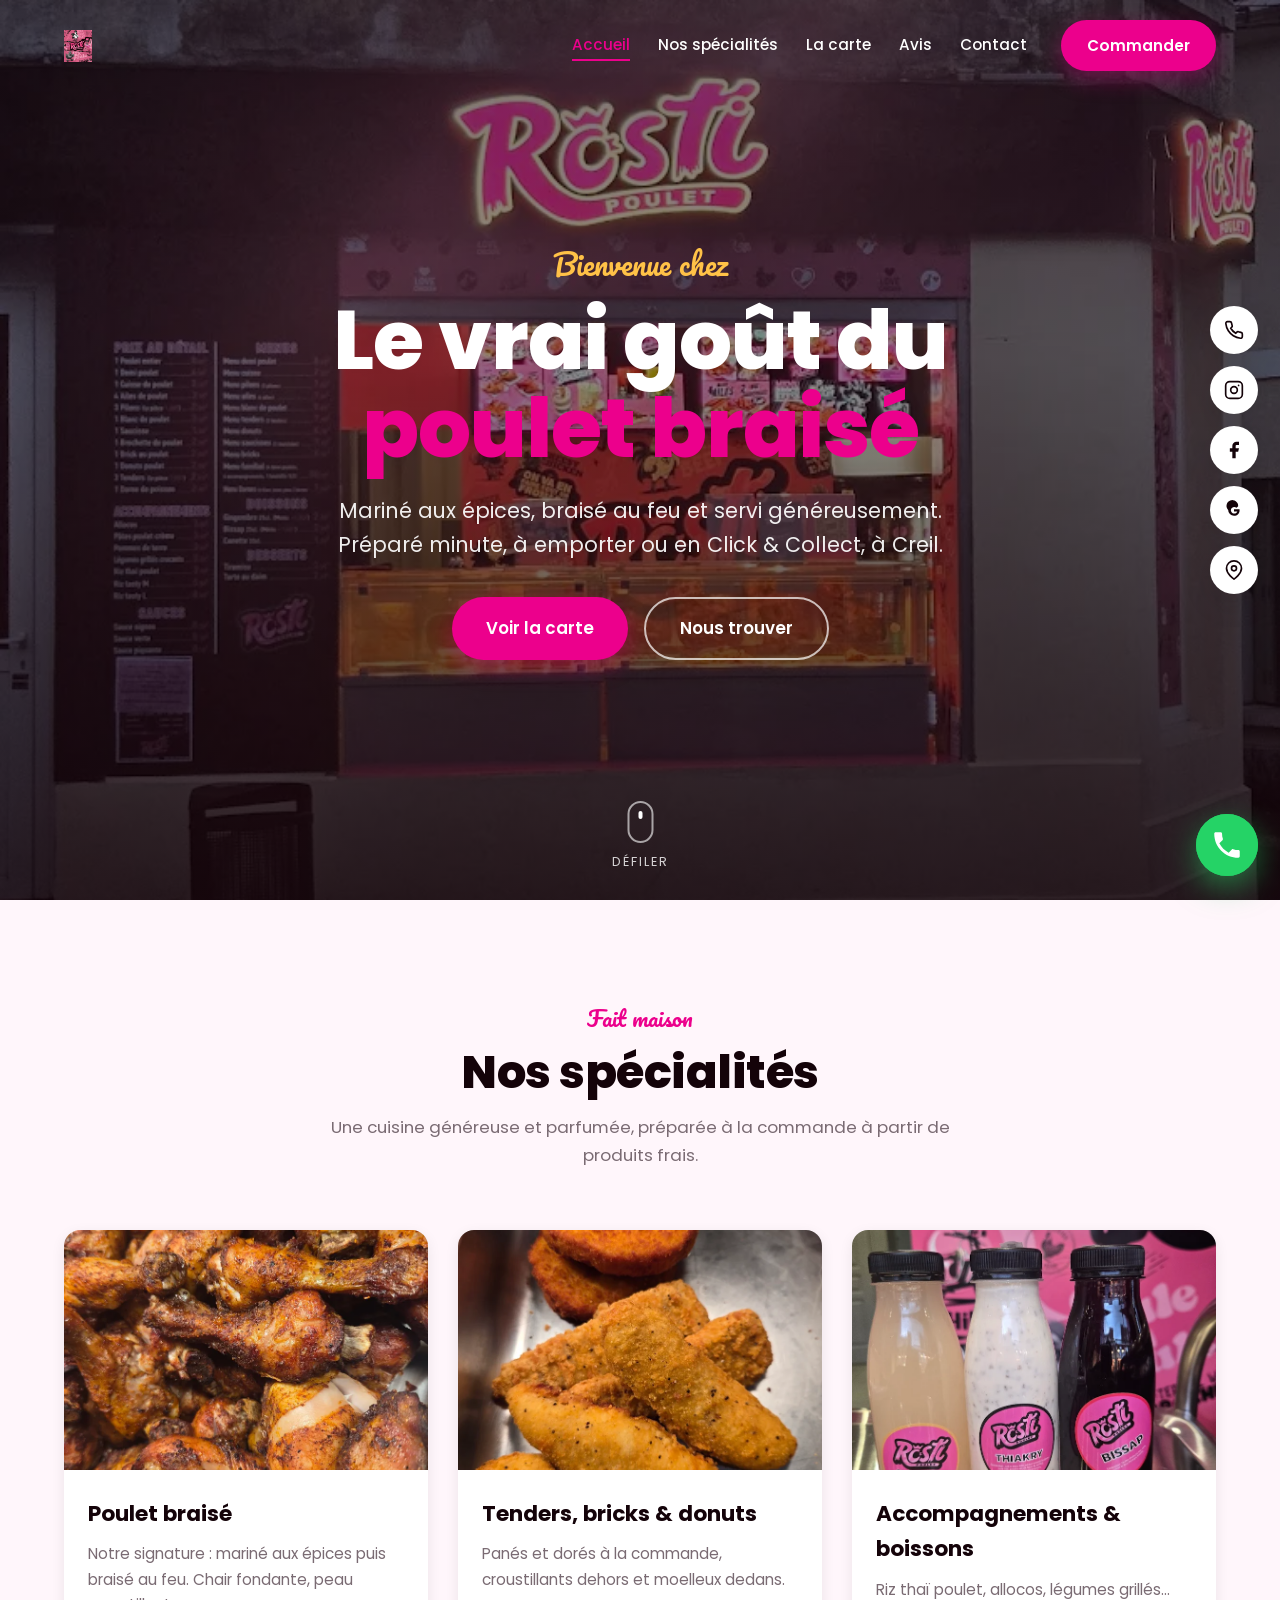
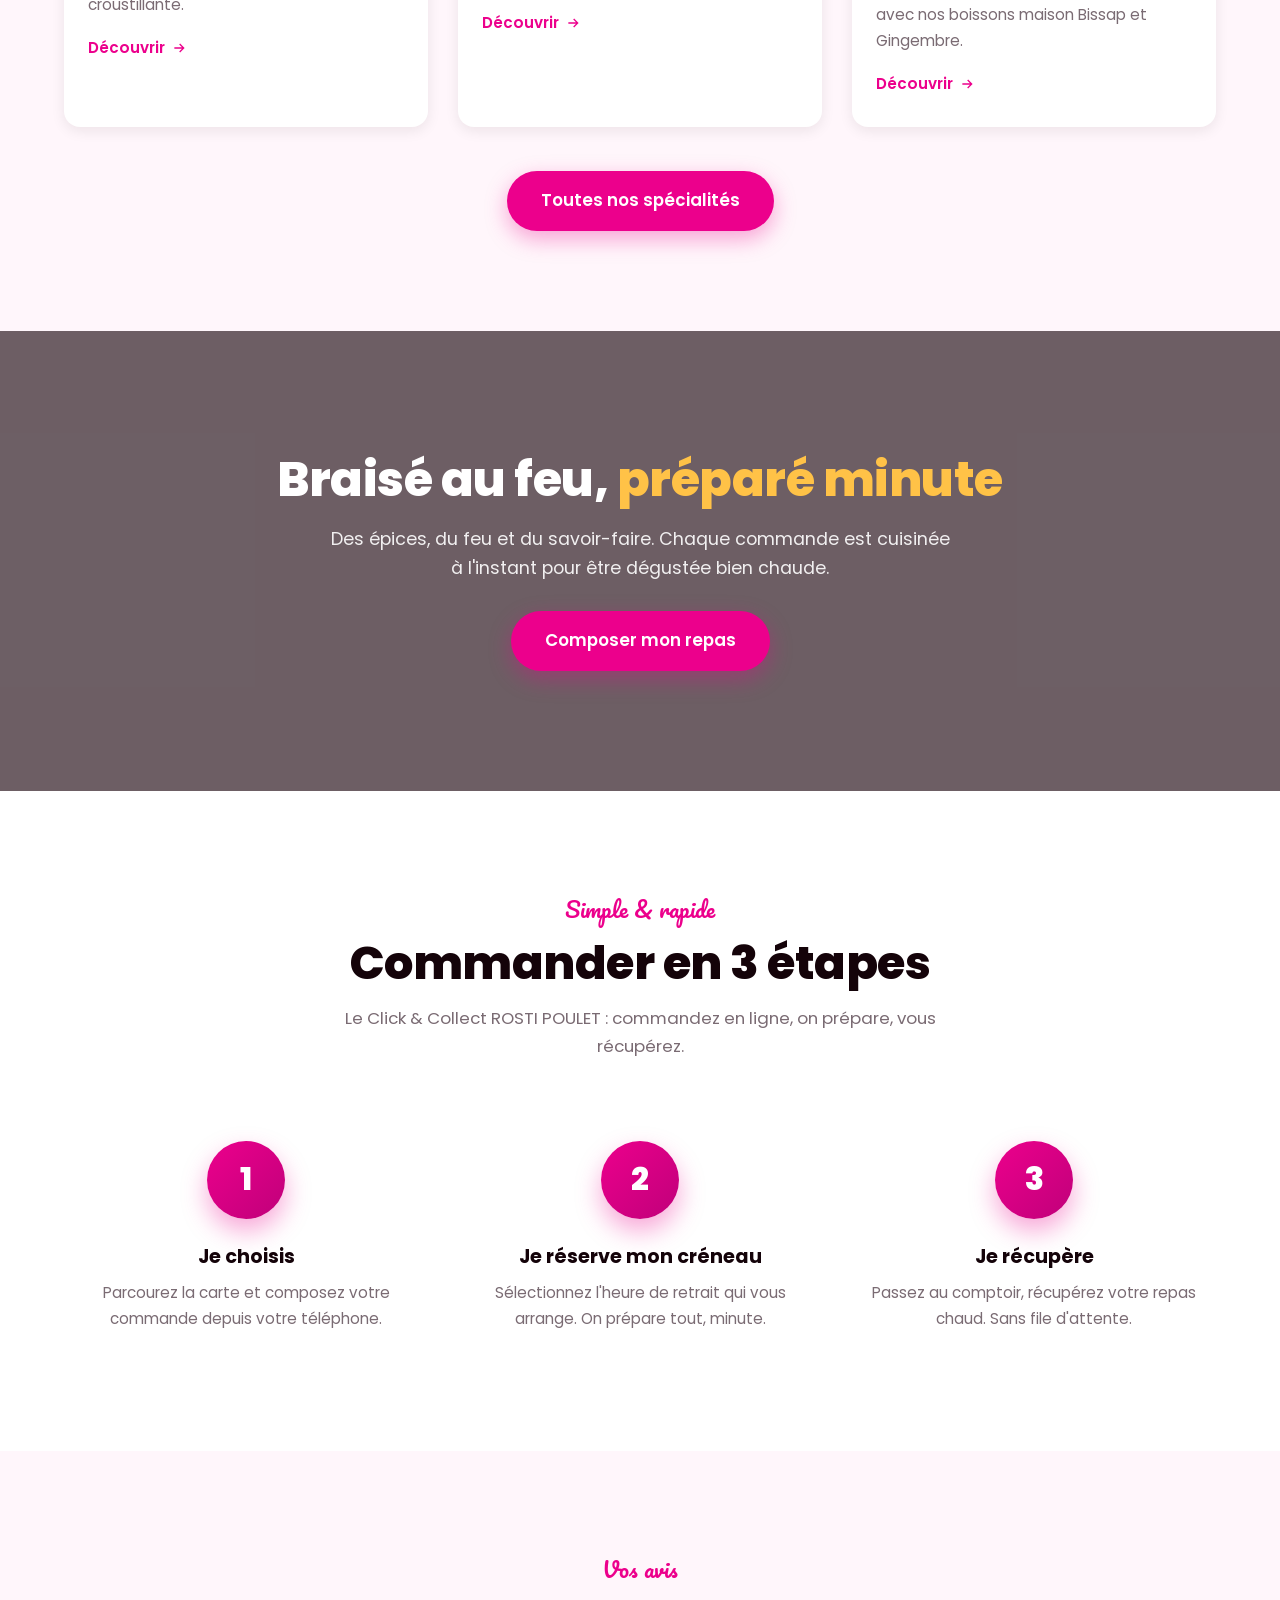
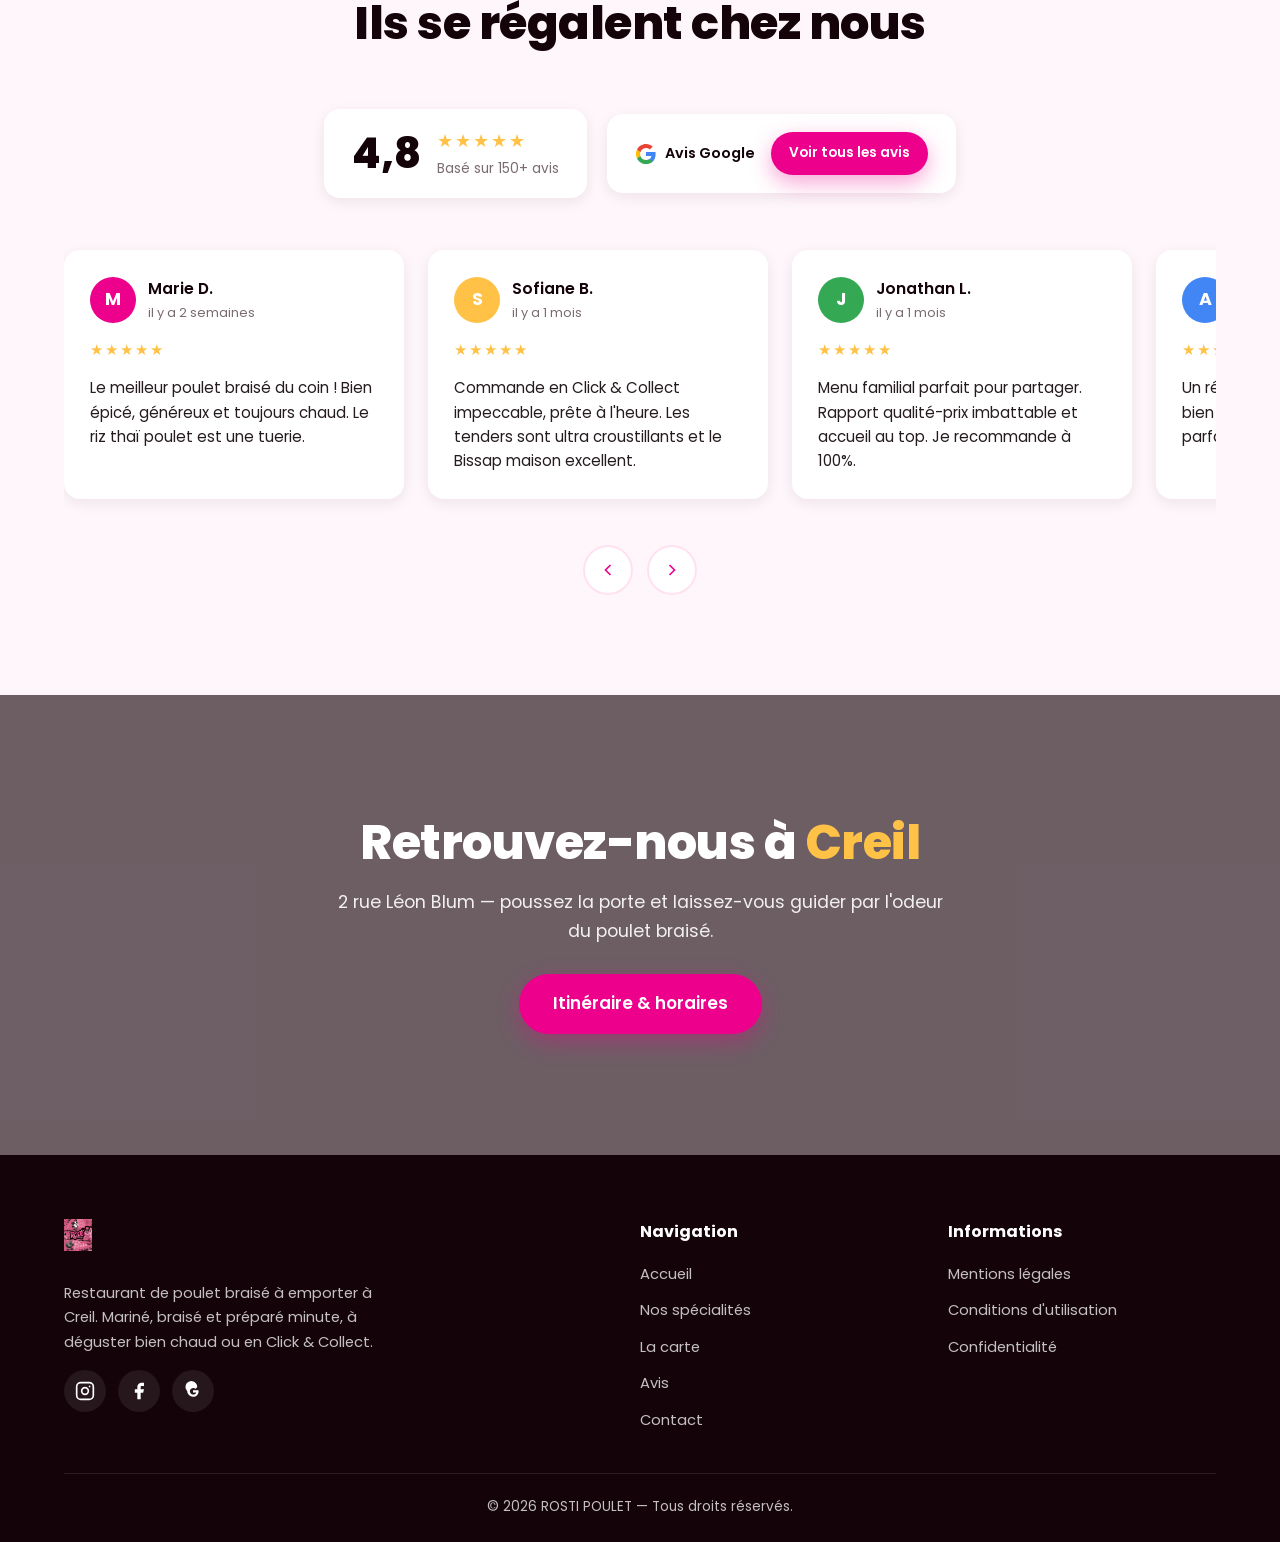
<file: index.html>
<!DOCTYPE html>
<html lang="fr">
<head>
    <meta charset="UTF-8">
    <meta name="viewport" content="width=device-width, initial-scale=1.0">
    <meta name="description" content="ROSTI POULET - Restaurant de poulet braisé à emporter à Creil (60100). Poulet mariné et braisé, tenders, bricks, riz thaï, boissons maison Bissap et Gingembre. Commandez en Click & Collect.">
    <meta name="keywords" content="poulet braisé, poulet à emporter, click and collect, restaurant poulet, tenders, poulet frit, bissap, riz thaï poulet, allocos, Creil">
    <meta name="author" content="ROSTI POULET">
    <meta name="robots" content="index, follow">
    <meta property="og:title" content="ROSTI POULET - Poulet braisé à emporter">
    <meta property="og:description" content="Le vrai goût du poulet braisé, mariné aux épices et préparé minute. Vente à emporter & Click & Collect à Creil.">
    <meta property="og:type" content="restaurant">
    <meta property="og:image" content="unnamed.webp">
    <meta property="og:locale" content="fr_FR">
    <link rel="icon" type="image/x-icon" href="favicon.ico">
    <link rel="manifest" href="manifest.json">
    <link rel="apple-touch-icon" href="unnamed.webp">
    <meta name="theme-color" content="#EC008C">
    <link rel="preconnect" href="https://fonts.googleapis.com">
    <link rel="preconnect" href="https://fonts.gstatic.com" crossorigin>
    <link href="https://fonts.googleapis.com/css2?family=Poppins:wght@400;500;600;700;800&family=Pacifico&display=swap" rel="stylesheet">
    <link rel="stylesheet" href="assets/style.css">
    <title>ROSTI POULET - Poulet braisé à emporter | Click & Collect à Creil</title>
</head>
<body>
    <div class="progress" id="progress"></div>

    <header class="site-header js-transparent" id="header">
        <div class="container">
            <a href="index.html" class="logo"><img src="LOGO.webp" alt="ROSTI POULET"></a>
            <nav class="nav">
                <ul class="nav-links">
                    <li><a href="index.html" class="active">Accueil</a></li>
                    <li><a href="specialites.html">Nos spécialités</a></li>
                    <li><a href="services.html">La carte</a></li>
                    <li><a href="avis.html">Avis</a></li>
                    <li><a href="contact.html">Contact</a></li>
                </ul>
                <a href="services.html" class="btn btn-primary">Commander</a>
            </nav>
            <button class="menu-toggle" onclick="toggleMobileNav()" aria-label="Menu"><span></span><span></span><span></span></button>
        </div>
    </header>

    <div class="mobile-nav" id="mobileNav">
        <button class="close" onclick="toggleMobileNav()" aria-label="Fermer">×</button>
        <a href="index.html">Accueil</a>
        <a href="specialites.html">Nos spécialités</a>
        <a href="services.html">La carte</a>
        <a href="avis.html">Avis</a>
        <a href="contact.html">Contact</a>
        <a href="services.html" class="btn btn-primary">Commander</a>
    </div>

    <!-- HERO -->
    <section class="hero" id="accueil">
        <div class="hero-bg"></div>
        <div class="hero-content">
            <span class="kicker">Bienvenue chez</span>
            <h1>Le vrai goût du <em>poulet braisé</em></h1>
            <p>Mariné aux épices, braisé au feu et servi généreusement. Préparé minute, à emporter ou en Click &amp; Collect, à Creil.</p>
            <div class="hero-actions">
                <a href="services.html" class="btn btn-primary btn-lg">Voir la carte</a>
                <a href="contact.html" class="btn btn-ghost btn-lg">Nous trouver</a>
            </div>
        </div>
        <div class="scroll-cue"><div class="mouse"></div><span>Défiler</span></div>
    </section>

    <!-- SPECIALITES (teaser) -->
    <section class="section">
        <div class="container">
            <div class="section-head reveal">
                <span class="kicker-label">Fait maison</span>
                <h2>Nos spécialités</h2>
                <p>Une cuisine généreuse et parfumée, préparée à la commande à partir de produits frais.</p>
            </div>
            <div class="cards">
                <article class="card reveal">
                    <div class="card-img"><img src="unnamed (4).webp" alt="Poulet braisé aux épices" loading="lazy"></div>
                    <div class="card-body">
                        <h3>Poulet braisé</h3>
                        <p>Notre signature : mariné aux épices puis braisé au feu. Chair fondante, peau croustillante.</p>
                        <a href="specialites.html#poulet" class="card-link">Découvrir <svg width="16" height="16" viewBox="0 0 24 24" fill="none" stroke="currentColor" stroke-width="2"><path d="M5 12h14M13 6l6 6-6 6"/></svg></a>
                    </div>
                </article>
                <article class="card reveal d1">
                    <div class="card-img"><img src="unnamed (3).webp" alt="Tenders, bricks et donuts de poulet" loading="lazy"></div>
                    <div class="card-body">
                        <h3>Tenders, bricks &amp; donuts</h3>
                        <p>Panés et dorés à la commande, croustillants dehors et moelleux dedans.</p>
                        <a href="specialites.html#fritures" class="card-link">Découvrir <svg width="16" height="16" viewBox="0 0 24 24" fill="none" stroke="currentColor" stroke-width="2"><path d="M5 12h14M13 6l6 6-6 6"/></svg></a>
                    </div>
                </article>
                <article class="card reveal d2">
                    <div class="card-img"><img src="unnamed (1).webp" alt="Boissons maison Bissap, Gingembre et Thiakry" loading="lazy"></div>
                    <div class="card-body">
                        <h3>Accompagnements &amp; boissons</h3>
                        <p>Riz thaï poulet, allocos, légumes grillés… avec nos boissons maison Bissap et Gingembre.</p>
                        <a href="specialites.html#accompagnements" class="card-link">Découvrir <svg width="16" height="16" viewBox="0 0 24 24" fill="none" stroke="currentColor" stroke-width="2"><path d="M5 12h14M13 6l6 6-6 6"/></svg></a>
                    </div>
                </article>
            </div>
            <div style="text-align:center; margin-top:44px;" class="reveal">
                <a href="specialites.html" class="btn btn-primary btn-lg">Toutes nos spécialités</a>
            </div>
        </div>
    </section>

    <!-- PARALLAX : FOOD -->
    <section class="parallax p-food">
        <div class="container">
            <h2 class="reveal">Braisé au feu, <em>préparé minute</em></h2>
            <p class="reveal d1">Des épices, du feu et du savoir-faire. Chaque commande est cuisinée à l'instant pour être dégustée bien chaude.</p>
            <a href="services.html" class="btn btn-primary btn-lg reveal d2">Composer mon repas</a>
        </div>
    </section>

    <!-- STEPS -->
    <section class="section steps-section">
        <div class="container">
            <div class="section-head reveal">
                <span class="kicker-label">Simple &amp; rapide</span>
                <h2>Commander en 3 étapes</h2>
                <p>Le Click &amp; Collect ROSTI POULET : commandez en ligne, on prépare, vous récupérez.</p>
            </div>
            <div class="steps">
                <div class="step reveal"><div class="step-num">1</div><h3>Je choisis</h3><p>Parcourez la carte et composez votre commande depuis votre téléphone.</p></div>
                <div class="step reveal d1"><div class="step-num">2</div><h3>Je réserve mon créneau</h3><p>Sélectionnez l'heure de retrait qui vous arrange. On prépare tout, minute.</p></div>
                <div class="step reveal d2"><div class="step-num">3</div><h3>Je récupère</h3><p>Passez au comptoir, récupérez votre repas chaud. Sans file d'attente.</p></div>
            </div>
        </div>
    </section>

    <!-- REVIEWS (teaser) -->
    <section class="section reviews-section">
        <div class="container">
            <div class="section-head reveal">
                <span class="kicker-label">Vos avis</span>
                <h2>Ils se régalent chez nous</h2>
            </div>
            <div class="reviews-top reveal">
                <div class="g-rating">
                    <div class="num">4,8</div>
                    <div><div class="g-stars">★★★★★</div><div class="count">Basé sur 150+ avis</div></div>
                </div>
                <div class="g-rating">
                    <div class="g-logo">
                        <svg width="22" height="22" viewBox="0 0 48 48"><path fill="#4285F4" d="M45 24c0-1.6-.1-3.1-.4-4.6H24v9.1h11.8c-.5 2.8-2 5.1-4.4 6.7v5.6h7.1C42.7 37 45 31 45 24z"/><path fill="#34A853" d="M24 46c5.9 0 10.9-2 14.5-5.3l-7.1-5.6c-2 1.3-4.5 2.1-7.4 2.1-5.7 0-10.5-3.8-12.2-9H4.5v5.7C8.1 41.1 15.5 46 24 46z"/><path fill="#FBBC05" d="M11.8 28.2c-.4-1.3-.7-2.7-.7-4.2s.3-2.9.7-4.2v-5.7H4.5C3 17.1 2 20.4 2 24s1 6.9 2.5 9.9l7.3-5.7z"/><path fill="#EA4335" d="M24 10.7c3.2 0 6.1 1.1 8.4 3.3l6.3-6.3C34.9 4.1 29.9 2 24 2 15.5 2 8.1 6.9 4.5 14.1l7.3 5.7c1.7-5.2 6.5-9.1 12.2-9.1z"/></svg>
                        Avis Google
                    </div>
                    <a href="avis.html" class="btn btn-primary" style="padding:10px 18px; font-size:0.85rem;">Voir tous les avis</a>
                </div>
            </div>
            <div class="reviews-viewport reveal">
                <div class="reviews-track" id="revTrack">
                    <div class="review"><div class="review-head"><div class="review-avatar" style="background:#EC008C">M</div><div class="meta"><div class="name">Marie D.</div><div class="date">il y a 2 semaines</div></div></div><div class="stars">★★★★★</div><p>Le meilleur poulet braisé du coin ! Bien épicé, généreux et toujours chaud. Le riz thaï poulet est une tuerie.</p></div>
                    <div class="review"><div class="review-head"><div class="review-avatar" style="background:#FFC247">S</div><div class="meta"><div class="name">Sofiane B.</div><div class="date">il y a 1 mois</div></div></div><div class="stars">★★★★★</div><p>Commande en Click &amp; Collect impeccable, prête à l'heure. Les tenders sont ultra croustillants et le Bissap maison excellent.</p></div>
                    <div class="review"><div class="review-head"><div class="review-avatar" style="background:#34A853">J</div><div class="meta"><div class="name">Jonathan L.</div><div class="date">il y a 1 mois</div></div></div><div class="stars">★★★★★</div><p>Menu familial parfait pour partager. Rapport qualité-prix imbattable et accueil au top. Je recommande à 100%.</p></div>
                    <div class="review"><div class="review-head"><div class="review-avatar" style="background:#4285F4">A</div><div class="meta"><div class="name">Aïcha K.</div><div class="date">il y a 2 mois</div></div></div><div class="stars">★★★★★</div><p>Un régal ! Le poulet est fondant et bien assaisonné. Les allocos sont parfaits. Adresse validée, on reviendra.</p></div>
                </div>
            </div>
            <div class="reviews-nav">
                <button class="rev-btn" onclick="scrollReviews(-1)" aria-label="Précédent"><svg width="20" height="20" viewBox="0 0 24 24" fill="none" stroke="currentColor" stroke-width="2"><path d="M15 18l-6-6 6-6"/></svg></button>
                <button class="rev-btn" onclick="scrollReviews(1)" aria-label="Suivant"><svg width="20" height="20" viewBox="0 0 24 24" fill="none" stroke="currentColor" stroke-width="2"><path d="M9 18l6-6-6-6"/></svg></button>
            </div>
        </div>
    </section>

    <!-- PARALLAX : SHOP -->
    <section class="parallax p-shop">
        <div class="container">
            <h2 class="reveal">Retrouvez-nous à <em>Creil</em></h2>
            <p class="reveal d1">2 rue Léon Blum — poussez la porte et laissez-vous guider par l'odeur du poulet braisé.</p>
            <a href="contact.html" class="btn btn-primary btn-lg reveal d2">Itinéraire &amp; horaires</a>
        </div>
    </section>

    <!-- FOOTER -->
    <footer>
        <div class="container">
            <div class="footer-grid">
                <div class="footer-brand">
                    <a href="index.html" class="logo"><img src="LOGO.webp" alt="ROSTI POULET"></a>
                    <p>Restaurant de poulet braisé à emporter à Creil. Mariné, braisé et préparé minute, à déguster bien chaud ou en Click &amp; Collect.</p>
                    <div class="footer-social">
                        <a href="https://instagram.com/rostipoulet" target="_blank" rel="noopener" aria-label="Instagram"><svg width="20" height="20" viewBox="0 0 24 24" fill="none" stroke="currentColor" stroke-width="2"><rect x="2" y="2" width="20" height="20" rx="5"/><circle cx="12" cy="12" r="4"/><circle cx="17.5" cy="6.5" r="1" fill="currentColor" stroke="none"/></svg></a>
                        <a href="https://facebook.com/rostipoulet" target="_blank" rel="noopener" aria-label="Facebook"><svg width="20" height="20" viewBox="0 0 24 24" fill="currentColor"><path d="M18 2h-3a5 5 0 00-5 5v3H7v4h3v8h4v-8h3l1-4h-4V7a1 1 0 011-1h3z"/></svg></a>
                        <a href="https://share.google/ZjomRvG93GvUSiyg5" target="_blank" rel="noopener" aria-label="Google"><svg width="20" height="20" viewBox="0 0 24 24" fill="currentColor"><path d="M12 11v2.8h4a4 4 0 11-1-4.4l2-2A7 7 0 105 12a7 7 0 007 7c4 0 6.7-2.8 6.7-6.8 0-.5 0-.9-.1-1.2H12z"/></svg></a>
                    </div>
                </div>
                <div class="footer-col">
                    <h4>Navigation</h4>
                    <ul>
                        <li><a href="index.html">Accueil</a></li>
                        <li><a href="specialites.html">Nos spécialités</a></li>
                        <li><a href="services.html">La carte</a></li>
                        <li><a href="avis.html">Avis</a></li>
                        <li><a href="contact.html">Contact</a></li>
                    </ul>
                </div>
                <div class="footer-col">
                    <h4>Informations</h4>
                    <ul>
                        <li><a href="mentions-legales.html">Mentions légales</a></li>
                        <li><a href="conditions.html">Conditions d'utilisation</a></li>
                        <li><a href="privacy.html">Confidentialité</a></li>
                    </ul>
                </div>
            </div>
            <div class="footer-bottom"><p>&copy; 2026 ROSTI POULET — Tous droits réservés.</p></div>
        </div>
    </footer>

    <!-- FIXED SOCIAL RAIL -->
    <div class="rail">
        <a class="rail-ph" href="tel:+336XXXXXXXX" aria-label="Appeler"><span class="tip">Appeler</span><svg width="20" height="20" viewBox="0 0 24 24" fill="none" stroke="currentColor" stroke-width="2"><path d="M22 16.9v3a2 2 0 01-2.2 2 19.8 19.8 0 01-8.6-3 19.5 19.5 0 01-6-6 19.8 19.8 0 01-3-8.6A2 2 0 014.1 2h3a2 2 0 012 1.7c.1 1 .4 1.9.7 2.8a2 2 0 01-.5 2.1L8.1 9.9a16 16 0 006 6l1.3-1.3a2 2 0 012.1-.4c.9.3 1.8.6 2.8.7a2 2 0 011.7 2z"/></svg></a>
        <a class="rail-ig" href="https://instagram.com/rostipoulet" target="_blank" rel="noopener" aria-label="Instagram"><span class="tip">Instagram</span><svg width="20" height="20" viewBox="0 0 24 24" fill="none" stroke="currentColor" stroke-width="2"><rect x="2" y="2" width="20" height="20" rx="5"/><circle cx="12" cy="12" r="4"/><circle cx="17.5" cy="6.5" r="1" fill="currentColor" stroke="none"/></svg></a>
        <a class="rail-fb" href="https://facebook.com/rostipoulet" target="_blank" rel="noopener" aria-label="Facebook"><span class="tip">Facebook</span><svg width="20" height="20" viewBox="0 0 24 24" fill="currentColor"><path d="M18 2h-3a5 5 0 00-5 5v3H7v4h3v8h4v-8h3l1-4h-4V7a1 1 0 011-1h3z"/></svg></a>
        <a class="rail-gg" href="https://share.google/ZjomRvG93GvUSiyg5" target="_blank" rel="noopener" aria-label="Avis Google"><span class="tip">Avis Google</span><svg width="20" height="20" viewBox="0 0 24 24" fill="currentColor"><path d="M12 11v2.8h4a4 4 0 11-1-4.4l2-2A7 7 0 105 12a7 7 0 007 7c4 0 6.7-2.8 6.7-6.8 0-.5 0-.9-.1-1.2H12z"/></svg></a>
        <a class="rail-mp" href="https://maps.google.com/?q=ROSTI+POULET,+2+rue+L%C3%A9on+Blum,+60100+Creil" target="_blank" rel="noopener" aria-label="Itinéraire"><span class="tip">Itinéraire</span><svg width="20" height="20" viewBox="0 0 24 24" fill="none" stroke="currentColor" stroke-width="2"><path d="M21 10c0 7-9 13-9 13s-9-6-9-13a9 9 0 0118 0z"/><circle cx="12" cy="10" r="3"/></svg></a>
    </div>

    <!-- WHATSAPP FLOATING + CHAT -->
    <div class="wa-wrap">
        <div class="wa-chat" id="waChat">
            <div class="wa-head">
                <div class="av">R</div>
                <div><div class="nm">ROSTI POULET</div><div class="st">En ligne</div></div>
                <button class="x" onclick="toggleWaChat()" aria-label="Fermer">×</button>
            </div>
            <div class="wa-body"><div class="wa-bubble">Bonjour 👋 Comment puis-je vous aider ?<span class="t">maintenant</span></div></div>
            <a class="wa-send" href="#" id="waSend" target="_blank" rel="noopener"><svg width="20" height="20" viewBox="0 0 24 24" fill="currentColor"><path d="M17.5 14.4c-.3-.1-1.7-.9-2-1-.3-.1-.5-.1-.7.1-.2.3-.7 1-.9 1.1-.2.2-.3.2-.6.1-1.6-.8-2.6-1.4-3.7-3.2-.3-.5.3-.5.8-1.5.1-.2 0-.4 0-.5 0-.1-.7-1.6-.9-2.2-.2-.6-.5-.5-.7-.5h-.5c-.2 0-.5.1-.8.4-.3.3-1 1-1 2.5s1.1 2.9 1.2 3.1c.1.2 2.1 3.3 5.1 4.6 1.9.8 2.6.9 3.5.7.6-.1 1.7-.7 1.9-1.3.2-.6.2-1.2.2-1.3-.1-.2-.3-.2-.6-.4zM12 2a10 10 0 00-8.6 15l-1.3 4.7 4.8-1.3A10 10 0 1012 2z"/></svg>Démarrer la discussion</a>
        </div>
        <button class="wa-fab" onclick="toggleWaChat()" aria-label="Discuter sur WhatsApp"><svg viewBox="0 0 24 24" fill="currentColor"><path d="M6.6 10.8c1.4 2.8 3.8 5.2 6.6 6.6l2.2-2.2c.3-.3.7-.4 1-.2 1.1.4 2.4.6 3.6.6.6 0 1 .4 1 1V20c0 .6-.4 1-1 1C10.6 21 3 13.4 3 4c0-.6.4-1 1-1h3.5c.6 0 1 .4 1 1 0 1.3.2 2.5.6 3.6.1.4 0 .8-.3 1l-2.2 2.2z"/></svg></button>
    </div>

    <script src="assets/main.js"></script>

    <script type="application/ld+json">
    {
        "@context": "https://schema.org",
        "@type": "Restaurant",
        "name": "ROSTI POULET",
        "image": "unnamed.webp",
        "description": "Restaurant de poulet braisé à emporter : poulet mariné et braisé aux épices, tenders, bricks, riz thaï poulet, accompagnements et boissons maison. Vente à emporter et Click & Collect.",
        "servesCuisine": ["Poulet braisé", "Poulet frit", "Cuisine africaine", "Fast-food"],
        "telephone": "+33 6 XX XX XX XX",
        "address": {
            "@type": "PostalAddress",
            "streetAddress": "2 rue Léon Blum",
            "addressLocality": "Creil",
            "postalCode": "60100",
            "addressCountry": "FR"
        },
        "geo": { "@type": "GeoCoordinates", "latitude": "49.2583", "longitude": "2.4816" },
        "url": "https://www.rostipoulet.fr",
        "priceRange": "€",
        "acceptsReservations": "False",
        "hasMenu": "services.html",
        "openingHours": "Mo-Su 11:30-22:30",
        "aggregateRating": { "@type": "AggregateRating", "ratingValue": "4.8", "ratingCount": "150" }
    }
    </script>
</body>
</html>
</file>
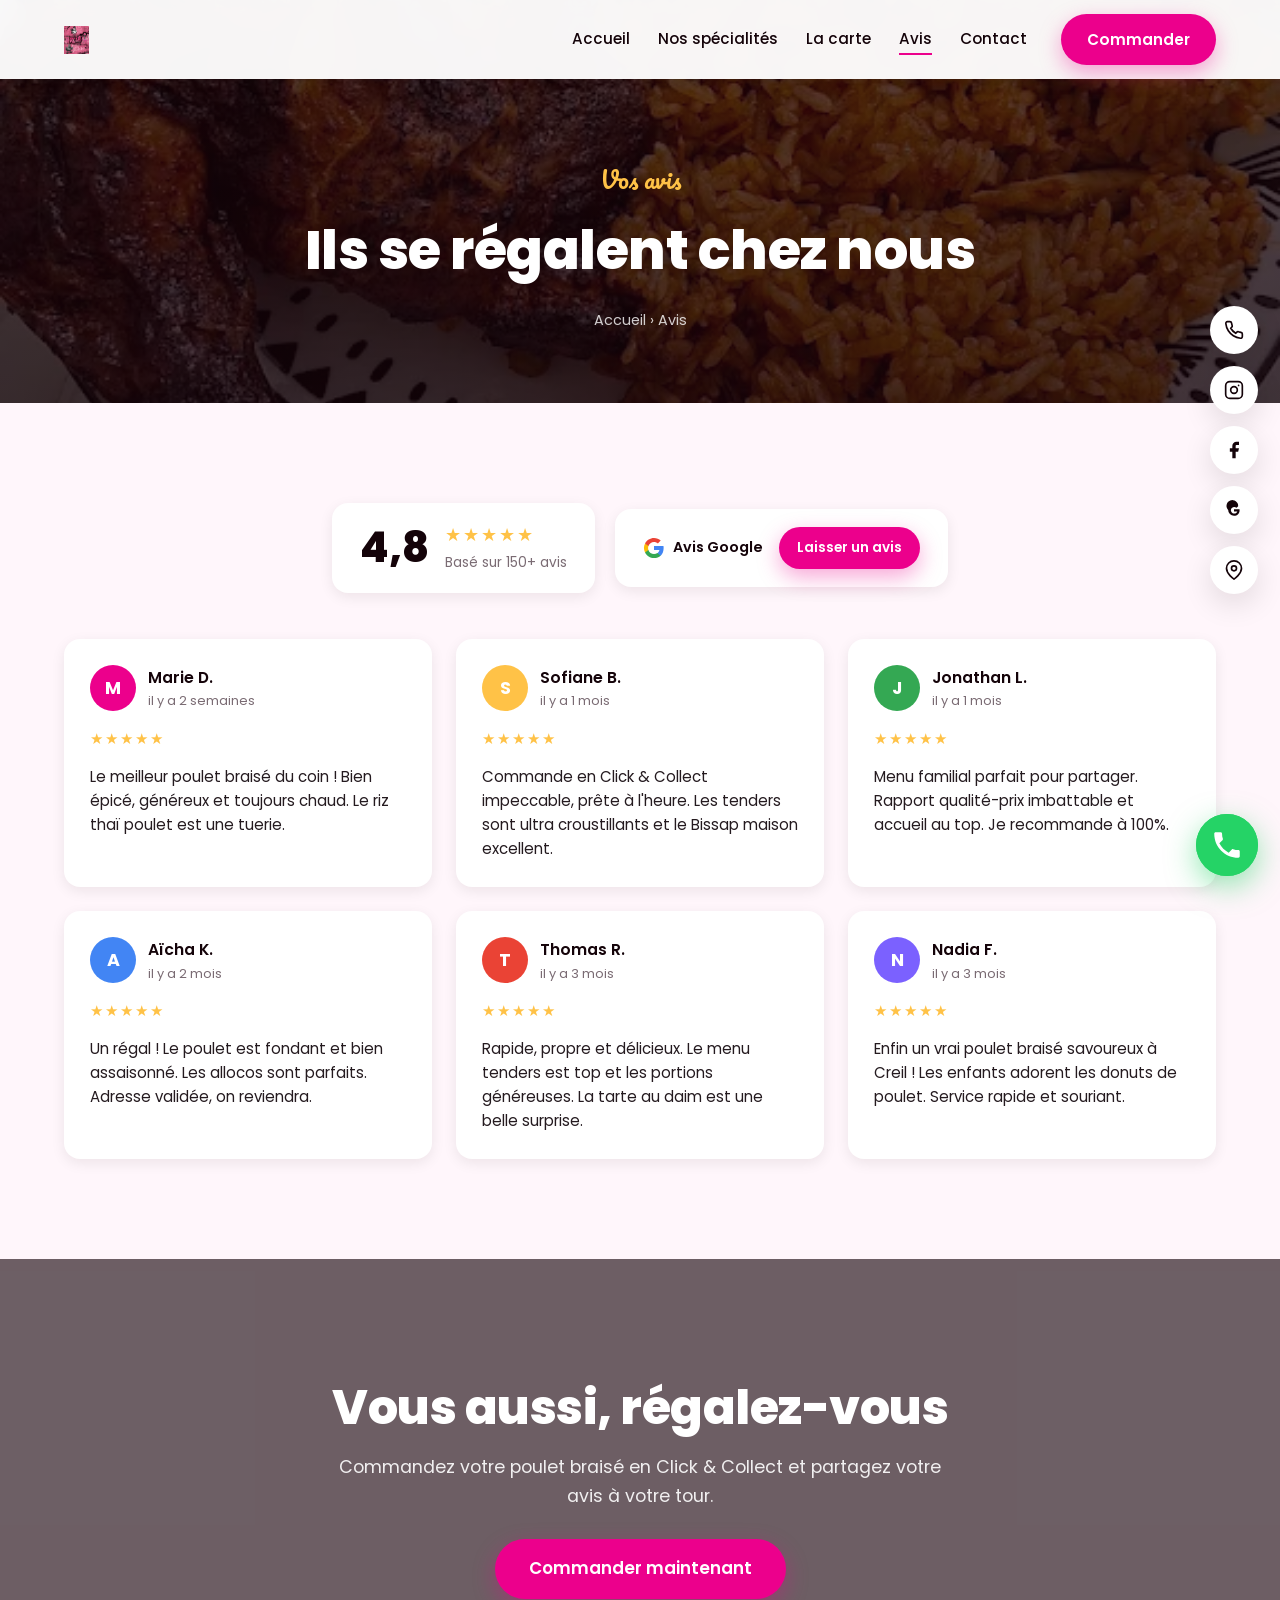
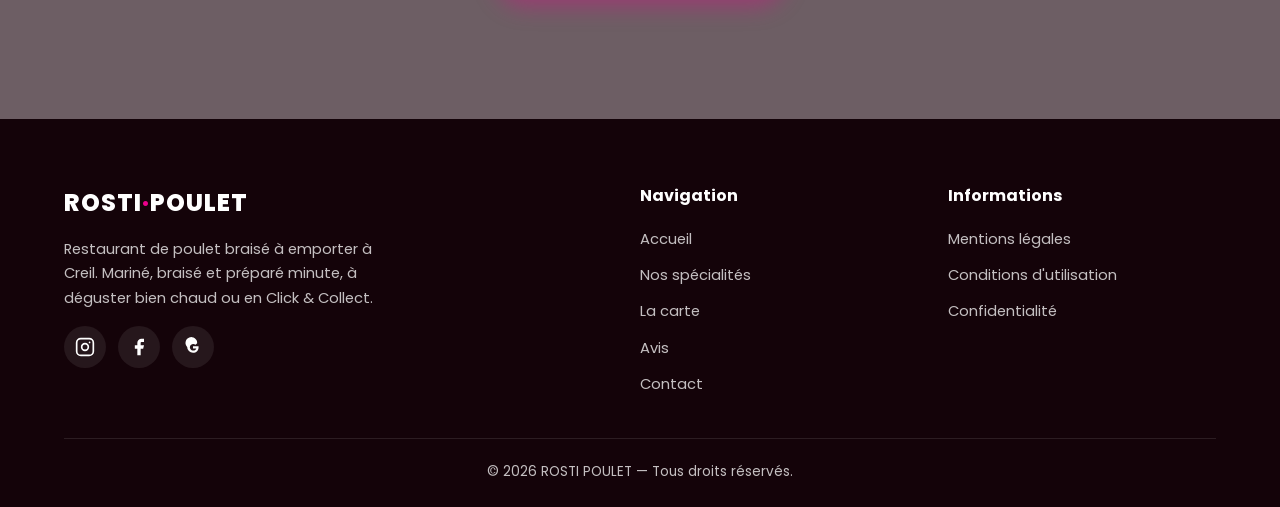
<file: avis.html>
<!DOCTYPE html>
<html lang="fr">
<head>
    <meta charset="UTF-8">
    <meta name="viewport" content="width=device-width, initial-scale=1.0">
    <meta name="description" content="Les avis de nos clients sur ROSTI POULET à Creil : poulet braisé, tenders, riz thaï et Click & Collect. Note 4,8/5 sur Google. Laissez votre avis !">
    <meta name="keywords" content="avis ROSTI POULET, avis Google poulet braisé Creil, note restaurant Creil">
    <meta name="robots" content="index, follow">
    <meta property="og:title" content="Avis clients - ROSTI POULET">
    <meta property="og:type" content="restaurant">
    <meta name="theme-color" content="#EC008C">
    <link rel="preconnect" href="https://fonts.googleapis.com">
    <link rel="preconnect" href="https://fonts.gstatic.com" crossorigin>
    <link href="https://fonts.googleapis.com/css2?family=Poppins:wght@400;500;600;700;800&family=Pacifico&display=swap" rel="stylesheet">
    <link rel="stylesheet" href="assets/style.css">
    <title>Avis clients - ROSTI POULET | 4,8/5 sur Google à Creil</title>
    <style>
        .reviews-grid-page { display: grid; grid-template-columns: repeat(auto-fill, minmax(300px, 1fr)); gap: 24px; }
        .reviews-grid-page .review { flex: initial; }
    </style>
</head>
<body>
    <div class="progress" id="progress"></div>

    <header class="site-header solid" id="header">
        <div class="container">
            <a href="index.html" class="logo"><img src="LOGO.webp" alt="ROSTI POULET"></a>
            <nav class="nav">
                <ul class="nav-links">
                    <li><a href="index.html">Accueil</a></li>
                    <li><a href="specialites.html">Nos spécialités</a></li>
                    <li><a href="services.html">La carte</a></li>
                    <li><a href="avis.html" class="active">Avis</a></li>
                    <li><a href="contact.html">Contact</a></li>
                </ul>
                <a href="services.html" class="btn btn-primary">Commander</a>
            </nav>
            <button class="menu-toggle" onclick="toggleMobileNav()" aria-label="Menu"><span></span><span></span><span></span></button>
        </div>
    </header>

    <div class="mobile-nav" id="mobileNav">
        <button class="close" onclick="toggleMobileNav()" aria-label="Fermer">×</button>
        <a href="index.html">Accueil</a>
        <a href="specialites.html">Nos spécialités</a>
        <a href="services.html">La carte</a>
        <a href="avis.html">Avis</a>
        <a href="contact.html">Contact</a>
        <a href="services.html" class="btn btn-primary">Commander</a>
    </div>

    <div class="page-hero ph-plate">
        <div class="container">
            <span class="kicker">Vos avis</span>
            <h1>Ils se régalent chez nous</h1>
            <div class="crumb"><a href="index.html">Accueil</a> › Avis</div>
        </div>
    </div>

    <section class="section reviews-section">
        <div class="container">
            <div class="reviews-top reveal">
                <div class="g-rating">
                    <div class="num">4,8</div>
                    <div><div class="g-stars">★★★★★</div><div class="count">Basé sur 150+ avis</div></div>
                </div>
                <div class="g-rating">
                    <div class="g-logo">
                        <svg width="22" height="22" viewBox="0 0 48 48"><path fill="#4285F4" d="M45 24c0-1.6-.1-3.1-.4-4.6H24v9.1h11.8c-.5 2.8-2 5.1-4.4 6.7v5.6h7.1C42.7 37 45 31 45 24z"/><path fill="#34A853" d="M24 46c5.9 0 10.9-2 14.5-5.3l-7.1-5.6c-2 1.3-4.5 2.1-7.4 2.1-5.7 0-10.5-3.8-12.2-9H4.5v5.7C8.1 41.1 15.5 46 24 46z"/><path fill="#FBBC05" d="M11.8 28.2c-.4-1.3-.7-2.7-.7-4.2s.3-2.9.7-4.2v-5.7H4.5C3 17.1 2 20.4 2 24s1 6.9 2.5 9.9l7.3-5.7z"/><path fill="#EA4335" d="M24 10.7c3.2 0 6.1 1.1 8.4 3.3l6.3-6.3C34.9 4.1 29.9 2 24 2 15.5 2 8.1 6.9 4.5 14.1l7.3 5.7c1.7-5.2 6.5-9.1 12.2-9.1z"/></svg>
                        Avis Google
                    </div>
                    <a href="https://share.google/ZjomRvG93GvUSiyg5" target="_blank" rel="noopener" class="btn btn-primary" style="padding:10px 18px; font-size:0.85rem;">Laisser un avis</a>
                </div>
            </div>

            <!-- ============================================================
                 VRAIS AVIS GOOGLE (widget auto-actualisé)
                 Google ne propose pas d'iframe d'avis officielle gratuite.
                 Pour afficher vos vrais avis, mis à jour tout seuls :
                   1. Créez un widget gratuit sur https://elfsight.com/google-reviews-widget/
                      ou https://www.trustindex.io/ en cherchant "ROSTI POULET, Creil".
                   2. Copiez le code d'intégration fourni.
                   3. Collez-le dans le <div id="google-reviews-widget"> ci-dessous.
                   4. Supprimez ensuite la grille de secours ".reviews-grid-page".
                 ============================================================ -->
            <div id="google-reviews-widget"></div>

            <!-- Grille de secours (affichée tant que le widget n'est pas installé) -->
            <div class="reviews-grid-page reveal">
                <div class="review"><div class="review-head"><div class="review-avatar" style="background:#EC008C">M</div><div class="meta"><div class="name">Marie D.</div><div class="date">il y a 2 semaines</div></div></div><div class="stars">★★★★★</div><p>Le meilleur poulet braisé du coin ! Bien épicé, généreux et toujours chaud. Le riz thaï poulet est une tuerie.</p></div>
                <div class="review"><div class="review-head"><div class="review-avatar" style="background:#FFC247">S</div><div class="meta"><div class="name">Sofiane B.</div><div class="date">il y a 1 mois</div></div></div><div class="stars">★★★★★</div><p>Commande en Click &amp; Collect impeccable, prête à l'heure. Les tenders sont ultra croustillants et le Bissap maison excellent.</p></div>
                <div class="review"><div class="review-head"><div class="review-avatar" style="background:#34A853">J</div><div class="meta"><div class="name">Jonathan L.</div><div class="date">il y a 1 mois</div></div></div><div class="stars">★★★★★</div><p>Menu familial parfait pour partager. Rapport qualité-prix imbattable et accueil au top. Je recommande à 100%.</p></div>
                <div class="review"><div class="review-head"><div class="review-avatar" style="background:#4285F4">A</div><div class="meta"><div class="name">Aïcha K.</div><div class="date">il y a 2 mois</div></div></div><div class="stars">★★★★★</div><p>Un régal ! Le poulet est fondant et bien assaisonné. Les allocos sont parfaits. Adresse validée, on reviendra.</p></div>
                <div class="review"><div class="review-head"><div class="review-avatar" style="background:#EA4335">T</div><div class="meta"><div class="name">Thomas R.</div><div class="date">il y a 3 mois</div></div></div><div class="stars">★★★★★</div><p>Rapide, propre et délicieux. Le menu tenders est top et les portions généreuses. La tarte au daim est une belle surprise.</p></div>
                <div class="review"><div class="review-head"><div class="review-avatar" style="background:#7B61FF">N</div><div class="meta"><div class="name">Nadia F.</div><div class="date">il y a 3 mois</div></div></div><div class="stars">★★★★★</div><p>Enfin un vrai poulet braisé savoureux à Creil ! Les enfants adorent les donuts de poulet. Service rapide et souriant.</p></div>
            </div>
        </div>
    </section>

    <section class="parallax p-shop">
        <div class="container">
            <h2 class="reveal">Vous aussi, régalez-vous</h2>
            <p class="reveal d1">Commandez votre poulet braisé en Click &amp; Collect et partagez votre avis à votre tour.</p>
            <a href="services.html" class="btn btn-primary btn-lg reveal d2">Commander maintenant</a>
        </div>
    </section>

    <!-- FOOTER -->
    <footer>
        <div class="container">
            <div class="footer-grid">
                <div class="footer-brand">
                    <a href="index.html" class="logo">ROSTI<span style="color:var(--pink)">·</span>POULET</a>
                    <p>Restaurant de poulet braisé à emporter à Creil. Mariné, braisé et préparé minute, à déguster bien chaud ou en Click &amp; Collect.</p>
                    <div class="footer-social">
                        <a href="https://instagram.com/rostipoulet" target="_blank" rel="noopener" aria-label="Instagram"><svg width="20" height="20" viewBox="0 0 24 24" fill="none" stroke="currentColor" stroke-width="2"><rect x="2" y="2" width="20" height="20" rx="5"/><circle cx="12" cy="12" r="4"/><circle cx="17.5" cy="6.5" r="1" fill="currentColor" stroke="none"/></svg></a>
                        <a href="https://facebook.com/rostipoulet" target="_blank" rel="noopener" aria-label="Facebook"><svg width="20" height="20" viewBox="0 0 24 24" fill="currentColor"><path d="M18 2h-3a5 5 0 00-5 5v3H7v4h3v8h4v-8h3l1-4h-4V7a1 1 0 011-1h3z"/></svg></a>
                        <a href="https://share.google/ZjomRvG93GvUSiyg5" target="_blank" rel="noopener" aria-label="Google"><svg width="20" height="20" viewBox="0 0 24 24" fill="currentColor"><path d="M12 11v2.8h4a4 4 0 11-1-4.4l2-2A7 7 0 105 12a7 7 0 007 7c4 0 6.7-2.8 6.7-6.8 0-.5 0-.9-.1-1.2H12z"/></svg></a>
                    </div>
                </div>
                <div class="footer-col">
                    <h4>Navigation</h4>
                    <ul>
                        <li><a href="index.html">Accueil</a></li>
                        <li><a href="specialites.html">Nos spécialités</a></li>
                        <li><a href="services.html">La carte</a></li>
                        <li><a href="avis.html">Avis</a></li>
                        <li><a href="contact.html">Contact</a></li>
                    </ul>
                </div>
                <div class="footer-col">
                    <h4>Informations</h4>
                    <ul>
                        <li><a href="mentions-legales.html">Mentions légales</a></li>
                        <li><a href="conditions.html">Conditions d'utilisation</a></li>
                        <li><a href="privacy.html">Confidentialité</a></li>
                    </ul>
                </div>
            </div>
            <div class="footer-bottom"><p>&copy; 2026 ROSTI POULET — Tous droits réservés.</p></div>
        </div>
    </footer>

    <div class="rail">
        <a class="rail-ph" href="tel:+336XXXXXXXX" aria-label="Appeler"><span class="tip">Appeler</span><svg width="20" height="20" viewBox="0 0 24 24" fill="none" stroke="currentColor" stroke-width="2"><path d="M22 16.9v3a2 2 0 01-2.2 2 19.8 19.8 0 01-8.6-3 19.5 19.5 0 01-6-6 19.8 19.8 0 01-3-8.6A2 2 0 014.1 2h3a2 2 0 012 1.7c.1 1 .4 1.9.7 2.8a2 2 0 01-.5 2.1L8.1 9.9a16 16 0 006 6l1.3-1.3a2 2 0 012.1-.4c.9.3 1.8.6 2.8.7a2 2 0 011.7 2z"/></svg></a>
        <a class="rail-ig" href="https://instagram.com/rostipoulet" target="_blank" rel="noopener" aria-label="Instagram"><span class="tip">Instagram</span><svg width="20" height="20" viewBox="0 0 24 24" fill="none" stroke="currentColor" stroke-width="2"><rect x="2" y="2" width="20" height="20" rx="5"/><circle cx="12" cy="12" r="4"/><circle cx="17.5" cy="6.5" r="1" fill="currentColor" stroke="none"/></svg></a>
        <a class="rail-fb" href="https://facebook.com/rostipoulet" target="_blank" rel="noopener" aria-label="Facebook"><span class="tip">Facebook</span><svg width="20" height="20" viewBox="0 0 24 24" fill="currentColor"><path d="M18 2h-3a5 5 0 00-5 5v3H7v4h3v8h4v-8h3l1-4h-4V7a1 1 0 011-1h3z"/></svg></a>
        <a class="rail-gg" href="https://share.google/ZjomRvG93GvUSiyg5" target="_blank" rel="noopener" aria-label="Avis Google"><span class="tip">Avis Google</span><svg width="20" height="20" viewBox="0 0 24 24" fill="currentColor"><path d="M12 11v2.8h4a4 4 0 11-1-4.4l2-2A7 7 0 105 12a7 7 0 007 7c4 0 6.7-2.8 6.7-6.8 0-.5 0-.9-.1-1.2H12z"/></svg></a>
        <a class="rail-mp" href="https://maps.google.com/?q=ROSTI+POULET,+2+rue+L%C3%A9on+Blum,+60100+Creil" target="_blank" rel="noopener" aria-label="Itinéraire"><span class="tip">Itinéraire</span><svg width="20" height="20" viewBox="0 0 24 24" fill="none" stroke="currentColor" stroke-width="2"><path d="M21 10c0 7-9 13-9 13s-9-6-9-13a9 9 0 0118 0z"/><circle cx="12" cy="10" r="3"/></svg></a>
    </div>

    <div class="wa-wrap">
        <div class="wa-chat" id="waChat">
            <div class="wa-head"><div class="av">R</div><div><div class="nm">ROSTI POULET</div><div class="st">En ligne</div></div><button class="x" onclick="toggleWaChat()" aria-label="Fermer">×</button></div>
            <div class="wa-body"><div class="wa-bubble">Bonjour 👋 Comment puis-je vous aider ?<span class="t">maintenant</span></div></div>
            <a class="wa-send" href="#" id="waSend" target="_blank" rel="noopener"><svg width="20" height="20" viewBox="0 0 24 24" fill="currentColor"><path d="M17.5 14.4c-.3-.1-1.7-.9-2-1-.3-.1-.5-.1-.7.1-.2.3-.7 1-.9 1.1-.2.2-.3.2-.6.1-1.6-.8-2.6-1.4-3.7-3.2-.3-.5.3-.5.8-1.5.1-.2 0-.4 0-.5 0-.1-.7-1.6-.9-2.2-.2-.6-.5-.5-.7-.5h-.5c-.2 0-.5.1-.8.4-.3.3-1 1-1 2.5s1.1 2.9 1.2 3.1c.1.2 2.1 3.3 5.1 4.6 1.9.8 2.6.9 3.5.7.6-.1 1.7-.7 1.9-1.3.2-.6.2-1.2.2-1.3-.1-.2-.3-.2-.6-.4zM12 2a10 10 0 00-8.6 15l-1.3 4.7 4.8-1.3A10 10 0 1012 2z"/></svg>Démarrer la discussion</a>
        </div>
        <button class="wa-fab" onclick="toggleWaChat()" aria-label="Discuter sur WhatsApp"><svg viewBox="0 0 24 24" fill="currentColor"><path d="M6.6 10.8c1.4 2.8 3.8 5.2 6.6 6.6l2.2-2.2c.3-.3.7-.4 1-.2 1.1.4 2.4.6 3.6.6.6 0 1 .4 1 1V20c0 .6-.4 1-1 1C10.6 21 3 13.4 3 4c0-.6.4-1 1-1h3.5c.6 0 1 .4 1 1 0 1.3.2 2.5.6 3.6.1.4 0 .8-.3 1l-2.2 2.2z"/></svg></button>
    </div>

    <script src="assets/main.js"></script>
</body>
</html>
</file>
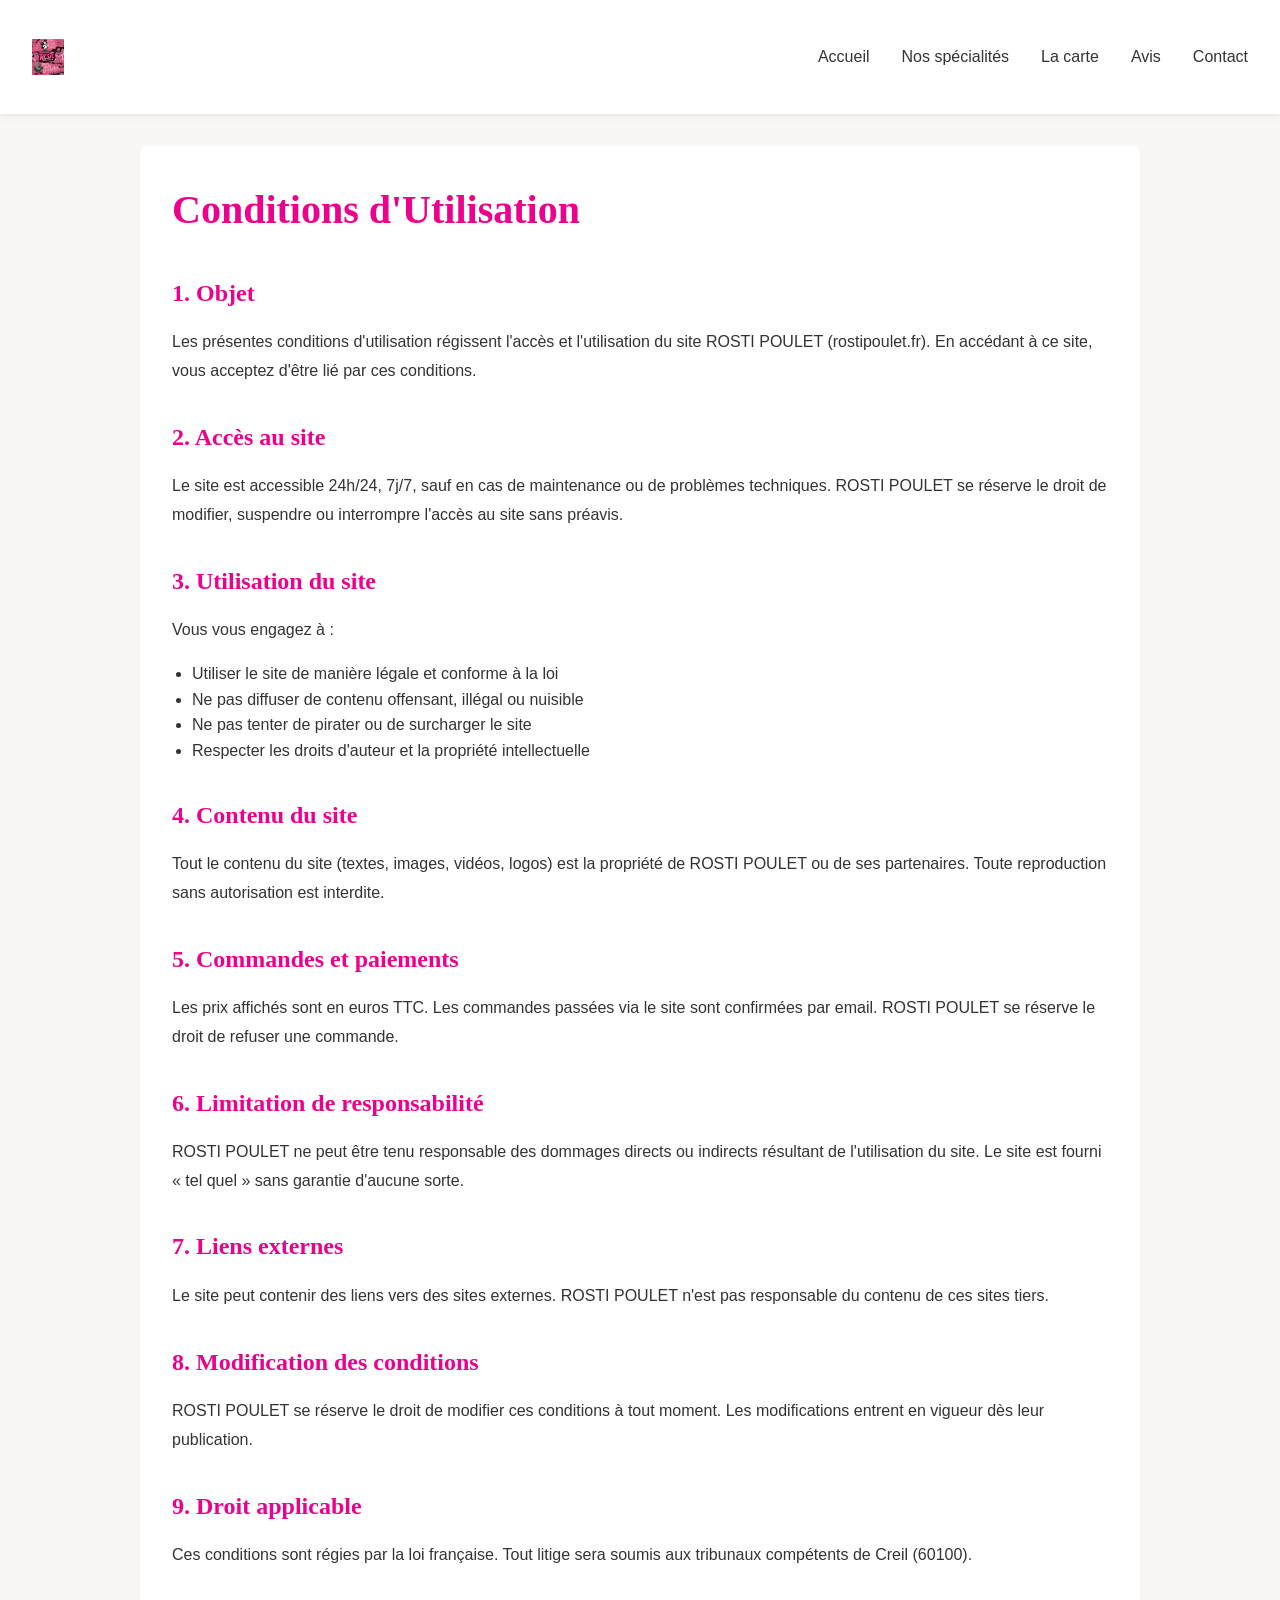
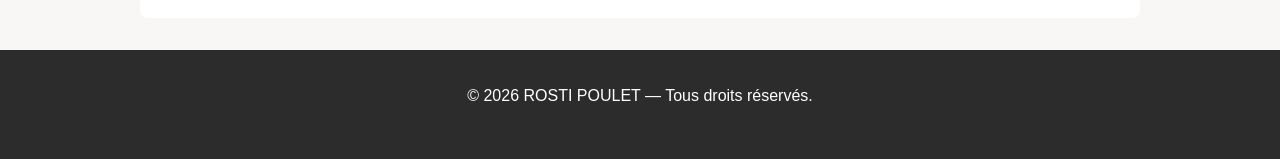
<file: conditions.html>
<!DOCTYPE html>
<html lang="fr">
<head>
    <meta charset="UTF-8">
    <meta name="viewport" content="width=device-width, initial-scale=1.0">
    <meta name="robots" content="index, follow">
    <title>Conditions d'Utilisation - ROSTI POULET</title>
    <style>
        :root {
            --primary: #EC008C;
            --text: #333333;
            --neutral-light: #F8F7F5;
            --spacing-lg: 2rem;
            --font-sans: 'Segoe UI', 'Roboto', sans-serif;
            --font-serif: 'Georgia', serif;
        }

        * { margin: 0; padding: 0; box-sizing: border-box; }

        body {
            font-family: var(--font-sans);
            color: var(--text);
            background-color: var(--neutral-light);
            line-height: 1.6;
        }

        header {
            background: white;
            padding: var(--spacing-lg);
            box-shadow: 0 2px 8px rgba(0,0,0,0.08);
        }

        nav {
            max-width: 1400px;
            margin: 0 auto;
            display: flex;
            justify-content: space-between;
            align-items: center;
        }

        .logo {
            font-family: var(--font-serif);
            font-size: 1.8rem;
            color: var(--primary);
            text-decoration: none;
            display: flex;
            align-items: center;
            height: 50px;
        }

        .logo img {
            height: 36px;
            width: auto;
            object-fit: contain;
        }

        .nav-links {
            display: flex;
            gap: 2rem;
            list-style: none;
        }

        .nav-links a {
            text-decoration: none;
            color: var(--text);
            transition: color 0.3s;
        }

        .nav-links a:hover {
            color: var(--primary);
        }

        .container {
            max-width: 1000px;
            margin: var(--spacing-lg) auto;
            padding: var(--spacing-lg);
            background: white;
            border-radius: 8px;
        }

        h1 {
            color: var(--primary);
            font-family: var(--font-serif);
            margin-bottom: 1.5rem;
            font-size: 2.5rem;
        }

        h2 {
            color: var(--primary);
            font-family: var(--font-serif);
            margin-top: 2rem;
            margin-bottom: 1rem;
            font-size: 1.5rem;
        }

        p {
            margin-bottom: 1rem;
            line-height: 1.8;
        }

        strong {
            color: var(--primary);
        }

        footer {
            background: #2C2C2C;
            color: white;
            padding: var(--spacing-lg);
            text-align: center;
            margin-top: 2rem;
        }
    </style>
</head>
<body>
    <header>
        <nav>
            <a href="index.html" class="logo"><img src="LOGO.webp" alt="ROSTI POULET"></a>
            <ul class="nav-links">
                <li><a href="index.html">Accueil</a></li>
                <li><a href="specialites.html">Nos spécialités</a></li>
                <li><a href="services.html">La carte</a></li>
                <li><a href="avis.html">Avis</a></li>
                <li><a href="contact.html">Contact</a></li>
            </ul>
        </nav>
    </header>

    <div class="container">
        <h1>Conditions d'Utilisation</h1>

        <h2>1. Objet</h2>
        <p>Les présentes conditions d'utilisation régissent l'accès et l'utilisation du site ROSTI POULET (rostipoulet.fr). En accédant à ce site, vous acceptez d'être lié par ces conditions.</p>

        <h2>2. Accès au site</h2>
        <p>Le site est accessible 24h/24, 7j/7, sauf en cas de maintenance ou de problèmes techniques. ROSTI POULET se réserve le droit de modifier, suspendre ou interrompre l'accès au site sans préavis.</p>

        <h2>3. Utilisation du site</h2>
        <p>Vous vous engagez à :</p>
        <ul style="margin-left: 20px; margin-bottom: 1rem;">
            <li>Utiliser le site de manière légale et conforme à la loi</li>
            <li>Ne pas diffuser de contenu offensant, illégal ou nuisible</li>
            <li>Ne pas tenter de pirater ou de surcharger le site</li>
            <li>Respecter les droits d'auteur et la propriété intellectuelle</li>
        </ul>

        <h2>4. Contenu du site</h2>
        <p>Tout le contenu du site (textes, images, vidéos, logos) est la propriété de ROSTI POULET ou de ses partenaires. Toute reproduction sans autorisation est interdite.</p>

        <h2>5. Commandes et paiements</h2>
        <p>Les prix affichés sont en euros TTC. Les commandes passées via le site sont confirmées par email. ROSTI POULET se réserve le droit de refuser une commande.</p>

        <h2>6. Limitation de responsabilité</h2>
        <p>ROSTI POULET ne peut être tenu responsable des dommages directs ou indirects résultant de l'utilisation du site. Le site est fourni « tel quel » sans garantie d'aucune sorte.</p>

        <h2>7. Liens externes</h2>
        <p>Le site peut contenir des liens vers des sites externes. ROSTI POULET n'est pas responsable du contenu de ces sites tiers.</p>

        <h2>8. Modification des conditions</h2>
        <p>ROSTI POULET se réserve le droit de modifier ces conditions à tout moment. Les modifications entrent en vigueur dès leur publication.</p>

        <h2>9. Droit applicable</h2>
        <p>Ces conditions sont régies par la loi française. Tout litige sera soumis aux tribunaux compétents de Creil (60100).</p>
    </div>

    <footer>
        <p>&copy; 2026 ROSTI POULET — Tous droits réservés.</p>
    </footer>
</body>
</html>
</file>
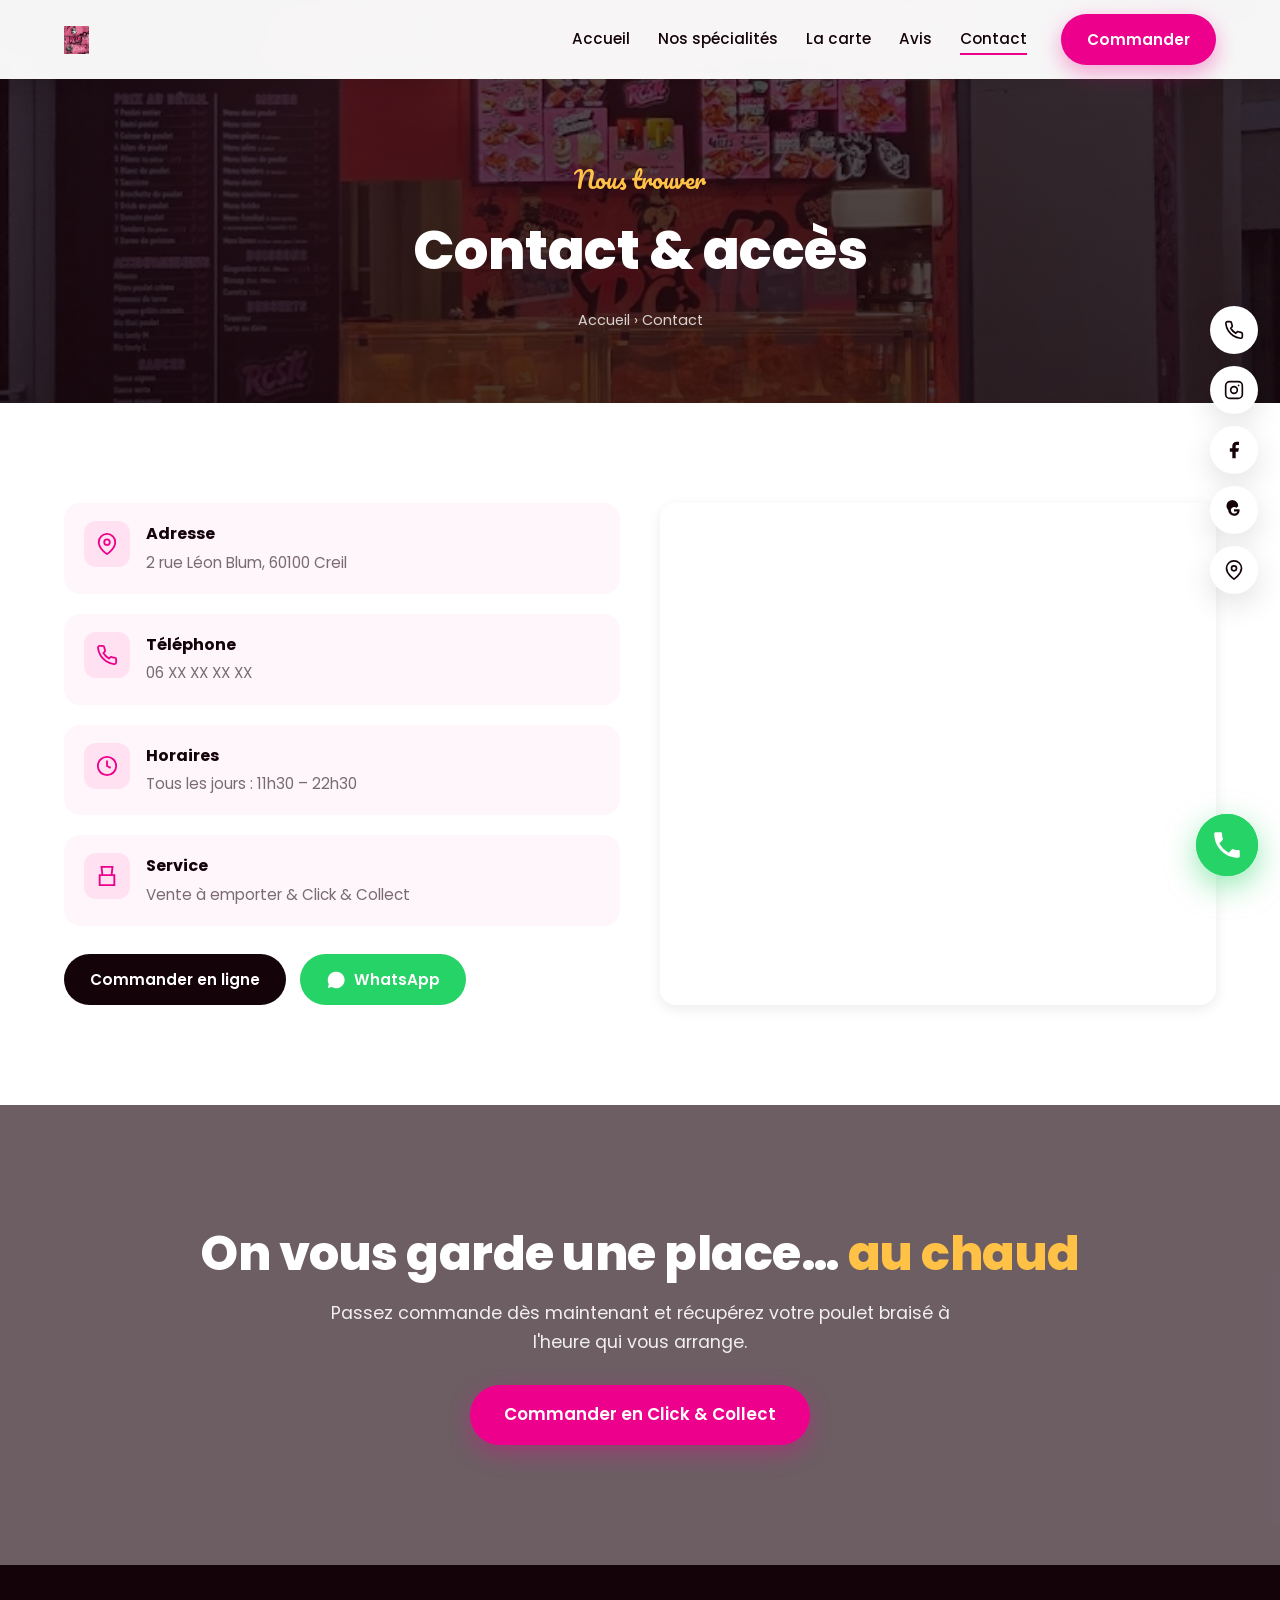
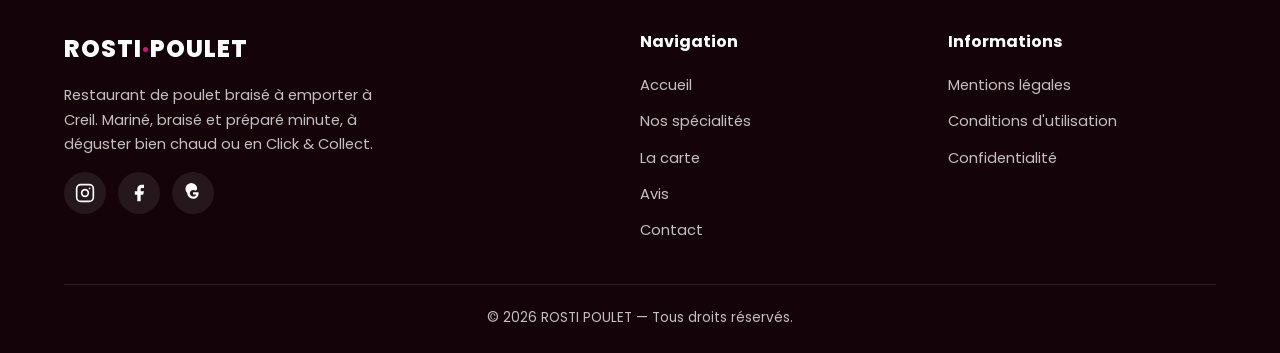
<file: contact.html>
<!DOCTYPE html>
<html lang="fr">
<head>
    <meta charset="UTF-8">
    <meta name="viewport" content="width=device-width, initial-scale=1.0">
    <meta name="description" content="ROSTI POULET, 2 rue Léon Blum, 60100 Creil. Horaires, itinéraire et contact. Poulet braisé à emporter et Click & Collect, 7j/7 de 11h30 à 22h30.">
    <meta name="keywords" content="ROSTI POULET Creil adresse, horaires poulet braisé Creil, contact, itinéraire, rue Léon Blum">
    <meta name="robots" content="index, follow">
    <meta property="og:title" content="Contact & accès - ROSTI POULET Creil">
    <meta property="og:type" content="restaurant">
    <meta name="theme-color" content="#EC008C">
    <link rel="preconnect" href="https://fonts.googleapis.com">
    <link rel="preconnect" href="https://fonts.gstatic.com" crossorigin>
    <link href="https://fonts.googleapis.com/css2?family=Poppins:wght@400;500;600;700;800&family=Pacifico&display=swap" rel="stylesheet">
    <link rel="stylesheet" href="assets/style.css">
    <title>Contact &amp; accès - ROSTI POULET | 2 rue Léon Blum, Creil</title>
</head>
<body>
    <div class="progress" id="progress"></div>

    <header class="site-header solid" id="header">
        <div class="container">
            <a href="index.html" class="logo"><img src="LOGO.webp" alt="ROSTI POULET"></a>
            <nav class="nav">
                <ul class="nav-links">
                    <li><a href="index.html">Accueil</a></li>
                    <li><a href="specialites.html">Nos spécialités</a></li>
                    <li><a href="services.html">La carte</a></li>
                    <li><a href="avis.html">Avis</a></li>
                    <li><a href="contact.html" class="active">Contact</a></li>
                </ul>
                <a href="services.html" class="btn btn-primary">Commander</a>
            </nav>
            <button class="menu-toggle" onclick="toggleMobileNav()" aria-label="Menu"><span></span><span></span><span></span></button>
        </div>
    </header>

    <div class="mobile-nav" id="mobileNav">
        <button class="close" onclick="toggleMobileNav()" aria-label="Fermer">×</button>
        <a href="index.html">Accueil</a>
        <a href="specialites.html">Nos spécialités</a>
        <a href="services.html">La carte</a>
        <a href="avis.html">Avis</a>
        <a href="contact.html">Contact</a>
        <a href="services.html" class="btn btn-primary">Commander</a>
    </div>

    <div class="page-hero ph-shop">
        <div class="container">
            <span class="kicker">Nous trouver</span>
            <h1>Contact &amp; accès</h1>
            <div class="crumb"><a href="index.html">Accueil</a> › Contact</div>
        </div>
    </div>

    <section class="section contact-section">
        <div class="container">
            <div class="contact-grid">
                <div class="contact-info reveal">
                    <div class="info-row">
                        <div class="info-ic"><svg width="22" height="22" viewBox="0 0 24 24" fill="none" stroke="currentColor" stroke-width="2"><path d="M21 10c0 7-9 13-9 13s-9-6-9-13a9 9 0 0118 0z"/><circle cx="12" cy="10" r="3"/></svg></div>
                        <div><strong>Adresse</strong><span>2 rue Léon Blum, 60100 Creil</span></div>
                    </div>
                    <div class="info-row">
                        <div class="info-ic"><svg width="22" height="22" viewBox="0 0 24 24" fill="none" stroke="currentColor" stroke-width="2"><path d="M22 16.9v3a2 2 0 01-2.2 2 19.8 19.8 0 01-8.6-3 19.5 19.5 0 01-6-6 19.8 19.8 0 01-3-8.6A2 2 0 014.1 2h3a2 2 0 012 1.7c.1 1 .4 1.9.7 2.8a2 2 0 01-.5 2.1L8.1 9.9a16 16 0 006 6l1.3-1.3a2 2 0 012.1-.4c.9.3 1.8.6 2.8.7a2 2 0 011.7 2z"/></svg></div>
                        <div><strong>Téléphone</strong><span>06 XX XX XX XX</span></div>
                    </div>
                    <div class="info-row">
                        <div class="info-ic"><svg width="22" height="22" viewBox="0 0 24 24" fill="none" stroke="currentColor" stroke-width="2"><circle cx="12" cy="12" r="10"/><path d="M12 6v6l4 2"/></svg></div>
                        <div><strong>Horaires</strong><span>Tous les jours : 11h30 – 22h30</span></div>
                    </div>
                    <div class="info-row">
                        <div class="info-ic"><svg width="22" height="22" viewBox="0 0 24 24" fill="none" stroke="currentColor" stroke-width="2"><path d="M6 2h12l-1 9H7L6 2zM4 11h16v11H4z"/></svg></div>
                        <div><strong>Service</strong><span>Vente à emporter &amp; Click &amp; Collect</span></div>
                    </div>
                    <div class="contact-cta">
                        <a href="services.html" class="btn btn-dark">Commander en ligne</a>
                        <a href="#" class="btn btn-wa" onclick="openWhatsApp();return false;">
                            <svg width="20" height="20" viewBox="0 0 24 24" fill="currentColor"><path d="M17.5 14.4c-.3-.1-1.7-.9-2-1-.3-.1-.5-.1-.7.1-.2.3-.7 1-.9 1.1-.2.2-.3.2-.6.1-1.6-.8-2.6-1.4-3.7-3.2-.3-.5.3-.5.8-1.5.1-.2 0-.4 0-.5 0-.1-.7-1.6-.9-2.2-.2-.6-.5-.5-.7-.5h-.5c-.2 0-.5.1-.8.4-.3.3-1 1-1 2.5s1.1 2.9 1.2 3.1c.1.2 2.1 3.3 5.1 4.6 1.9.8 2.6.9 3.5.7.6-.1 1.7-.7 1.9-1.3.2-.6.2-1.2.2-1.3-.1-.2-.3-.2-.6-.4zM12 2a10 10 0 00-8.6 15l-1.3 4.7 4.8-1.3A10 10 0 1012 2z"/></svg>
                            WhatsApp
                        </a>
                    </div>
                </div>
                <div class="contact-map reveal d1">
                    <iframe src="https://maps.google.com/maps?q=ROSTI%20POULET%2C%202%20rue%20L%C3%A9on%20Blum%2C%2060100%20Creil&t=&z=16&ie=UTF8&iwloc=&output=embed" title="Localisation ROSTI POULET - 2 rue Léon Blum, 60100 Creil" loading="lazy" referrerpolicy="no-referrer-when-downgrade"></iframe>
                </div>
            </div>
        </div>
    </section>

    <section class="parallax p-plate">
        <div class="container">
            <h2 class="reveal">On vous garde une place… <em>au chaud</em></h2>
            <p class="reveal d1">Passez commande dès maintenant et récupérez votre poulet braisé à l'heure qui vous arrange.</p>
            <a href="services.html" class="btn btn-primary btn-lg reveal d2">Commander en Click &amp; Collect</a>
        </div>
    </section>

    <!-- FOOTER -->
    <footer>
        <div class="container">
            <div class="footer-grid">
                <div class="footer-brand">
                    <a href="index.html" class="logo">ROSTI<span style="color:var(--pink)">·</span>POULET</a>
                    <p>Restaurant de poulet braisé à emporter à Creil. Mariné, braisé et préparé minute, à déguster bien chaud ou en Click &amp; Collect.</p>
                    <div class="footer-social">
                        <a href="https://instagram.com/rostipoulet" target="_blank" rel="noopener" aria-label="Instagram"><svg width="20" height="20" viewBox="0 0 24 24" fill="none" stroke="currentColor" stroke-width="2"><rect x="2" y="2" width="20" height="20" rx="5"/><circle cx="12" cy="12" r="4"/><circle cx="17.5" cy="6.5" r="1" fill="currentColor" stroke="none"/></svg></a>
                        <a href="https://facebook.com/rostipoulet" target="_blank" rel="noopener" aria-label="Facebook"><svg width="20" height="20" viewBox="0 0 24 24" fill="currentColor"><path d="M18 2h-3a5 5 0 00-5 5v3H7v4h3v8h4v-8h3l1-4h-4V7a1 1 0 011-1h3z"/></svg></a>
                        <a href="https://share.google/ZjomRvG93GvUSiyg5" target="_blank" rel="noopener" aria-label="Google"><svg width="20" height="20" viewBox="0 0 24 24" fill="currentColor"><path d="M12 11v2.8h4a4 4 0 11-1-4.4l2-2A7 7 0 105 12a7 7 0 007 7c4 0 6.7-2.8 6.7-6.8 0-.5 0-.9-.1-1.2H12z"/></svg></a>
                    </div>
                </div>
                <div class="footer-col">
                    <h4>Navigation</h4>
                    <ul>
                        <li><a href="index.html">Accueil</a></li>
                        <li><a href="specialites.html">Nos spécialités</a></li>
                        <li><a href="services.html">La carte</a></li>
                        <li><a href="avis.html">Avis</a></li>
                        <li><a href="contact.html">Contact</a></li>
                    </ul>
                </div>
                <div class="footer-col">
                    <h4>Informations</h4>
                    <ul>
                        <li><a href="mentions-legales.html">Mentions légales</a></li>
                        <li><a href="conditions.html">Conditions d'utilisation</a></li>
                        <li><a href="privacy.html">Confidentialité</a></li>
                    </ul>
                </div>
            </div>
            <div class="footer-bottom"><p>&copy; 2026 ROSTI POULET — Tous droits réservés.</p></div>
        </div>
    </footer>

    <div class="rail">
        <a class="rail-ph" href="tel:+336XXXXXXXX" aria-label="Appeler"><span class="tip">Appeler</span><svg width="20" height="20" viewBox="0 0 24 24" fill="none" stroke="currentColor" stroke-width="2"><path d="M22 16.9v3a2 2 0 01-2.2 2 19.8 19.8 0 01-8.6-3 19.5 19.5 0 01-6-6 19.8 19.8 0 01-3-8.6A2 2 0 014.1 2h3a2 2 0 012 1.7c.1 1 .4 1.9.7 2.8a2 2 0 01-.5 2.1L8.1 9.9a16 16 0 006 6l1.3-1.3a2 2 0 012.1-.4c.9.3 1.8.6 2.8.7a2 2 0 011.7 2z"/></svg></a>
        <a class="rail-ig" href="https://instagram.com/rostipoulet" target="_blank" rel="noopener" aria-label="Instagram"><span class="tip">Instagram</span><svg width="20" height="20" viewBox="0 0 24 24" fill="none" stroke="currentColor" stroke-width="2"><rect x="2" y="2" width="20" height="20" rx="5"/><circle cx="12" cy="12" r="4"/><circle cx="17.5" cy="6.5" r="1" fill="currentColor" stroke="none"/></svg></a>
        <a class="rail-fb" href="https://facebook.com/rostipoulet" target="_blank" rel="noopener" aria-label="Facebook"><span class="tip">Facebook</span><svg width="20" height="20" viewBox="0 0 24 24" fill="currentColor"><path d="M18 2h-3a5 5 0 00-5 5v3H7v4h3v8h4v-8h3l1-4h-4V7a1 1 0 011-1h3z"/></svg></a>
        <a class="rail-gg" href="https://share.google/ZjomRvG93GvUSiyg5" target="_blank" rel="noopener" aria-label="Avis Google"><span class="tip">Avis Google</span><svg width="20" height="20" viewBox="0 0 24 24" fill="currentColor"><path d="M12 11v2.8h4a4 4 0 11-1-4.4l2-2A7 7 0 105 12a7 7 0 007 7c4 0 6.7-2.8 6.7-6.8 0-.5 0-.9-.1-1.2H12z"/></svg></a>
        <a class="rail-mp" href="https://maps.google.com/?q=ROSTI+POULET,+2+rue+L%C3%A9on+Blum,+60100+Creil" target="_blank" rel="noopener" aria-label="Itinéraire"><span class="tip">Itinéraire</span><svg width="20" height="20" viewBox="0 0 24 24" fill="none" stroke="currentColor" stroke-width="2"><path d="M21 10c0 7-9 13-9 13s-9-6-9-13a9 9 0 0118 0z"/><circle cx="12" cy="10" r="3"/></svg></a>
    </div>

    <div class="wa-wrap">
        <div class="wa-chat" id="waChat">
            <div class="wa-head"><div class="av">R</div><div><div class="nm">ROSTI POULET</div><div class="st">En ligne</div></div><button class="x" onclick="toggleWaChat()" aria-label="Fermer">×</button></div>
            <div class="wa-body"><div class="wa-bubble">Bonjour 👋 Comment puis-je vous aider ?<span class="t">maintenant</span></div></div>
            <a class="wa-send" href="#" id="waSend" target="_blank" rel="noopener"><svg width="20" height="20" viewBox="0 0 24 24" fill="currentColor"><path d="M17.5 14.4c-.3-.1-1.7-.9-2-1-.3-.1-.5-.1-.7.1-.2.3-.7 1-.9 1.1-.2.2-.3.2-.6.1-1.6-.8-2.6-1.4-3.7-3.2-.3-.5.3-.5.8-1.5.1-.2 0-.4 0-.5 0-.1-.7-1.6-.9-2.2-.2-.6-.5-.5-.7-.5h-.5c-.2 0-.5.1-.8.4-.3.3-1 1-1 2.5s1.1 2.9 1.2 3.1c.1.2 2.1 3.3 5.1 4.6 1.9.8 2.6.9 3.5.7.6-.1 1.7-.7 1.9-1.3.2-.6.2-1.2.2-1.3-.1-.2-.3-.2-.6-.4zM12 2a10 10 0 00-8.6 15l-1.3 4.7 4.8-1.3A10 10 0 1012 2z"/></svg>Démarrer la discussion</a>
        </div>
        <button class="wa-fab" onclick="toggleWaChat()" aria-label="Discuter sur WhatsApp"><svg viewBox="0 0 24 24" fill="currentColor"><path d="M6.6 10.8c1.4 2.8 3.8 5.2 6.6 6.6l2.2-2.2c.3-.3.7-.4 1-.2 1.1.4 2.4.6 3.6.6.6 0 1 .4 1 1V20c0 .6-.4 1-1 1C10.6 21 3 13.4 3 4c0-.6.4-1 1-1h3.5c.6 0 1 .4 1 1 0 1.3.2 2.5.6 3.6.1.4 0 .8-.3 1l-2.2 2.2z"/></svg></button>
    </div>

    <script src="assets/main.js"></script>
</body>
</html>
</file>
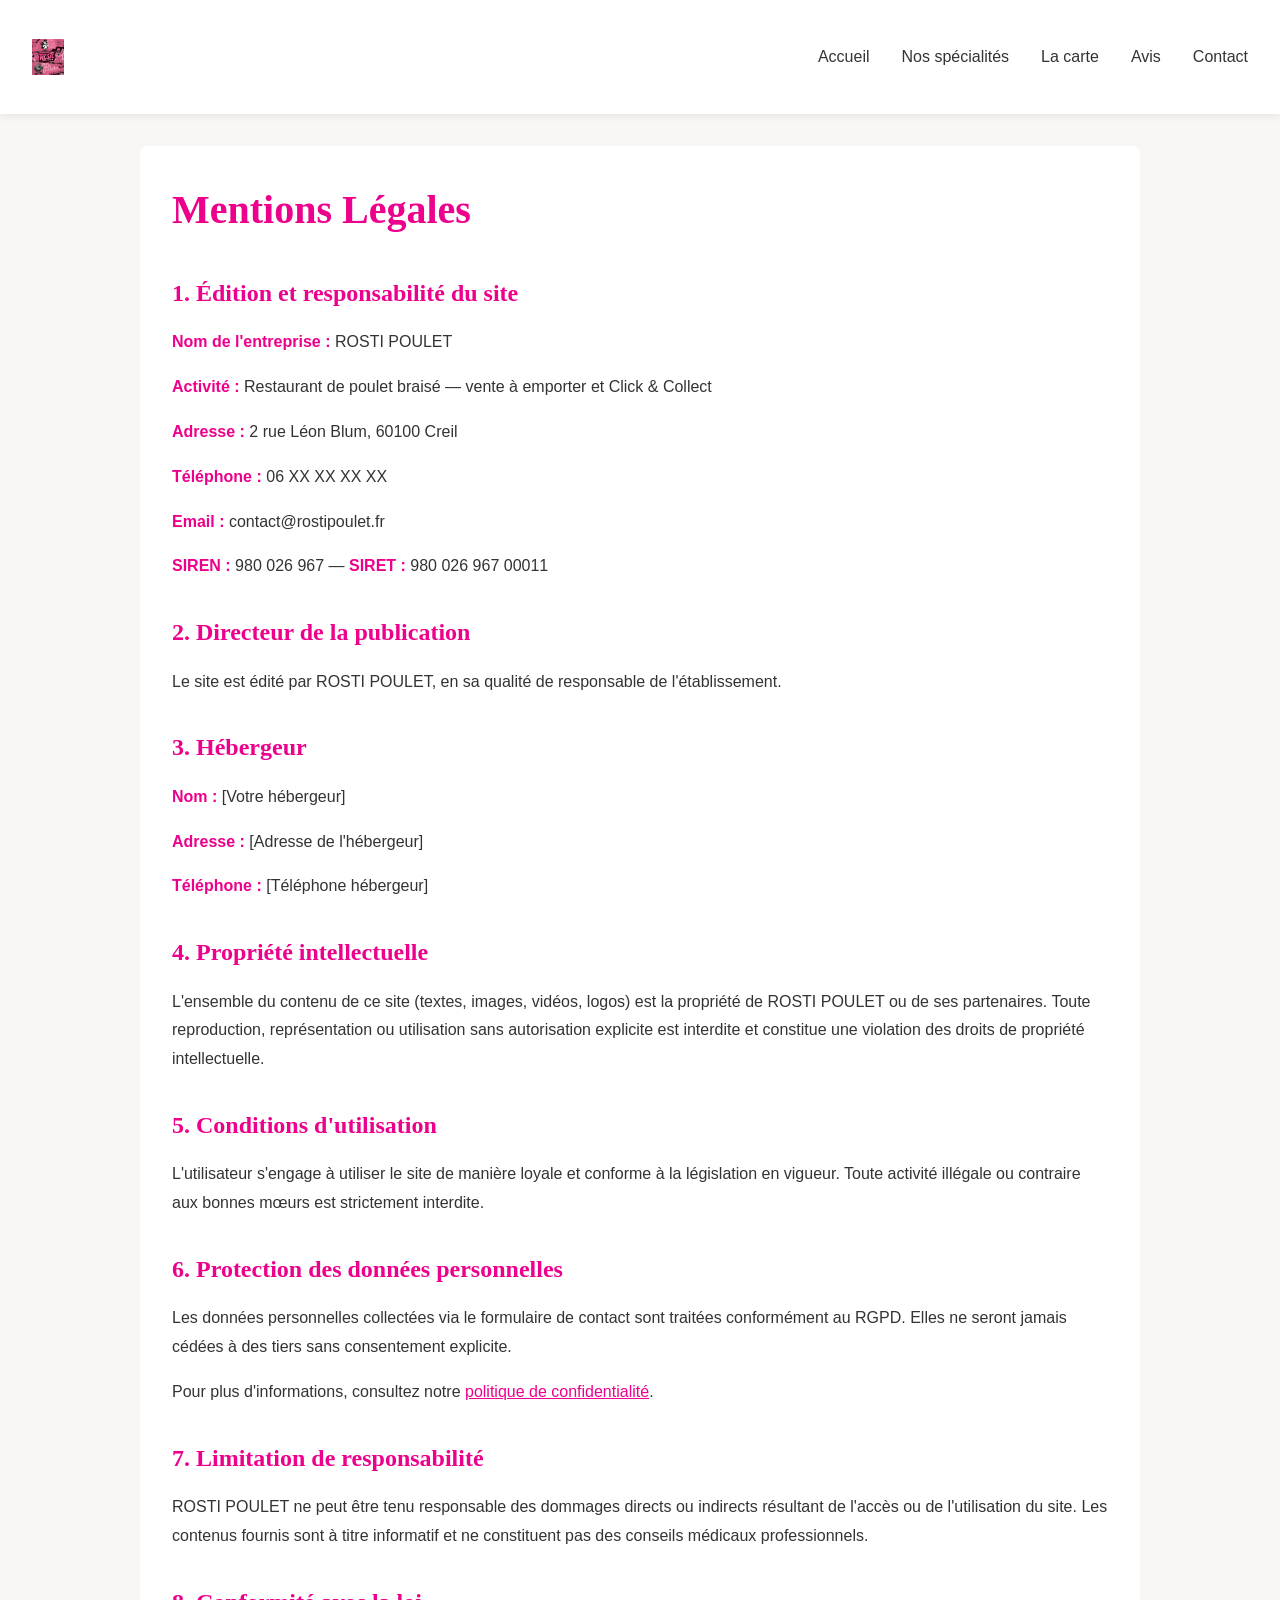
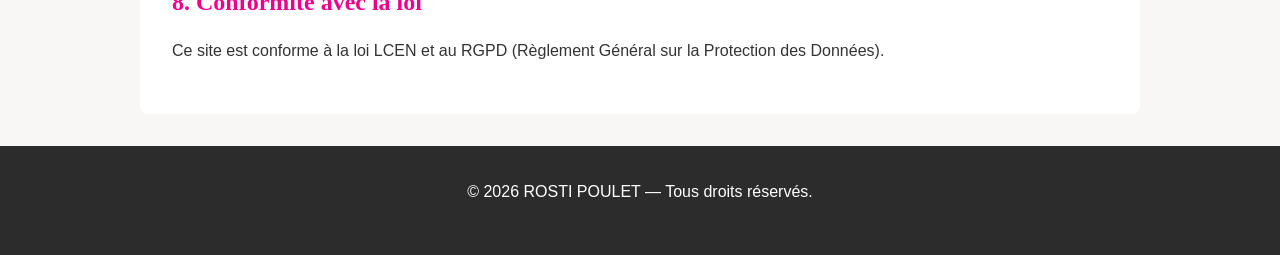
<file: mentions-legales.html>
<!DOCTYPE html>
<html lang="fr">
<head>
    <meta charset="UTF-8">
    <meta name="viewport" content="width=device-width, initial-scale=1.0">
    <meta name="robots" content="index, follow">
    <title>Mentions Légales - ROSTI POULET | Poulet braisé à emporter</title>
    <style>
        :root {
            --primary: #EC008C;
            --text: #333333;
            --neutral-light: #F8F7F5;
            --spacing-lg: 2rem;
            --font-sans: 'Segoe UI', 'Roboto', sans-serif;
            --font-serif: 'Georgia', serif;
        }

        * { margin: 0; padding: 0; box-sizing: border-box; }

        body {
            font-family: var(--font-sans);
            color: var(--text);
            background-color: var(--neutral-light);
            line-height: 1.6;
        }

        header {
            background: white;
            padding: var(--spacing-lg);
            box-shadow: 0 2px 8px rgba(0,0,0,0.08);
        }

        nav {
            max-width: 1400px;
            margin: 0 auto;
            display: flex;
            justify-content: space-between;
            align-items: center;
        }

        .logo {
            font-family: var(--font-serif);
            font-size: 1.8rem;
            color: var(--primary);
            text-decoration: none;
            display: flex;
            align-items: center;
            height: 50px;
        }

        .logo img {
            height: 36px;
            width: auto;
            object-fit: contain;
        }

        .nav-links {
            display: flex;
            gap: 2rem;
            list-style: none;
        }

        .nav-links a {
            text-decoration: none;
            color: var(--text);
            transition: color 0.3s;
        }

        .nav-links a:hover {
            color: var(--primary);
        }

        .container {
            max-width: 1000px;
            margin: var(--spacing-lg) auto;
            padding: var(--spacing-lg);
            background: white;
            border-radius: 8px;
        }

        h1 {
            color: var(--primary);
            font-family: var(--font-serif);
            margin-bottom: 1.5rem;
            font-size: 2.5rem;
        }

        h2 {
            color: var(--primary);
            font-family: var(--font-serif);
            margin-top: 2rem;
            margin-bottom: 1rem;
            font-size: 1.5rem;
        }

        p {
            margin-bottom: 1rem;
            line-height: 1.8;
        }

        strong {
            color: var(--primary);
        }

        footer {
            background: #2C2C2C;
            color: white;
            padding: var(--spacing-lg);
            text-align: center;
            margin-top: 2rem;
        }
    </style>
</head>
<body>
    <header>
        <nav>
            <a href="index.html" class="logo"><img src="LOGO.webp" alt="ROSTI POULET"></a>
            <ul class="nav-links">
                <li><a href="index.html">Accueil</a></li>
                <li><a href="specialites.html">Nos spécialités</a></li>
                <li><a href="services.html">La carte</a></li>
                <li><a href="avis.html">Avis</a></li>
                <li><a href="contact.html">Contact</a></li>
            </ul>
        </nav>
    </header>

    <div class="container">
        <h1>Mentions Légales</h1>

        <h2>1. Édition et responsabilité du site</h2>
        <p><strong>Nom de l'entreprise :</strong> ROSTI POULET</p>
        <p><strong>Activité :</strong> Restaurant de poulet braisé — vente à emporter et Click &amp; Collect</p>
        <p><strong>Adresse :</strong> 2 rue Léon Blum, 60100 Creil</p>
        <p><strong>Téléphone :</strong> 06 XX XX XX XX</p>
        <p><strong>Email :</strong> contact@rostipoulet.fr</p>
        <p><strong>SIREN :</strong> 980 026 967 — <strong>SIRET :</strong> 980 026 967 00011</p>

        <h2>2. Directeur de la publication</h2>
        <p>Le site est édité par ROSTI POULET, en sa qualité de responsable de l'établissement.</p>

        <h2>3. Hébergeur</h2>
        <p><strong>Nom :</strong> [Votre hébergeur]</p>
        <p><strong>Adresse :</strong> [Adresse de l'hébergeur]</p>
        <p><strong>Téléphone :</strong> [Téléphone hébergeur]</p>

        <h2>4. Propriété intellectuelle</h2>
        <p>L'ensemble du contenu de ce site (textes, images, vidéos, logos) est la propriété de ROSTI POULET ou de ses partenaires. Toute reproduction, représentation ou utilisation sans autorisation explicite est interdite et constitue une violation des droits de propriété intellectuelle.</p>

        <h2>5. Conditions d'utilisation</h2>
        <p>L'utilisateur s'engage à utiliser le site de manière loyale et conforme à la législation en vigueur. Toute activité illégale ou contraire aux bonnes mœurs est strictement interdite.</p>

        <h2>6. Protection des données personnelles</h2>
        <p>Les données personnelles collectées via le formulaire de contact sont traitées conformément au RGPD. Elles ne seront jamais cédées à des tiers sans consentement explicite.</p>
        <p>Pour plus d'informations, consultez notre <a href="privacy.html" style="color: var(--primary);">politique de confidentialité</a>.</p>

        <h2>7. Limitation de responsabilité</h2>
        <p>ROSTI POULET ne peut être tenu responsable des dommages directs ou indirects résultant de l'accès ou de l'utilisation du site. Les contenus fournis sont à titre informatif et ne constituent pas des conseils médicaux professionnels.</p>

        <h2>8. Conformité avec la loi</h2>
        <p>Ce site est conforme à la loi LCEN et au RGPD (Règlement Général sur la Protection des Données).</p>
    </div>

    <footer>
        <p>&copy; 2026 ROSTI POULET — Tous droits réservés.</p>
    </footer>
</body>
</html>
</file>
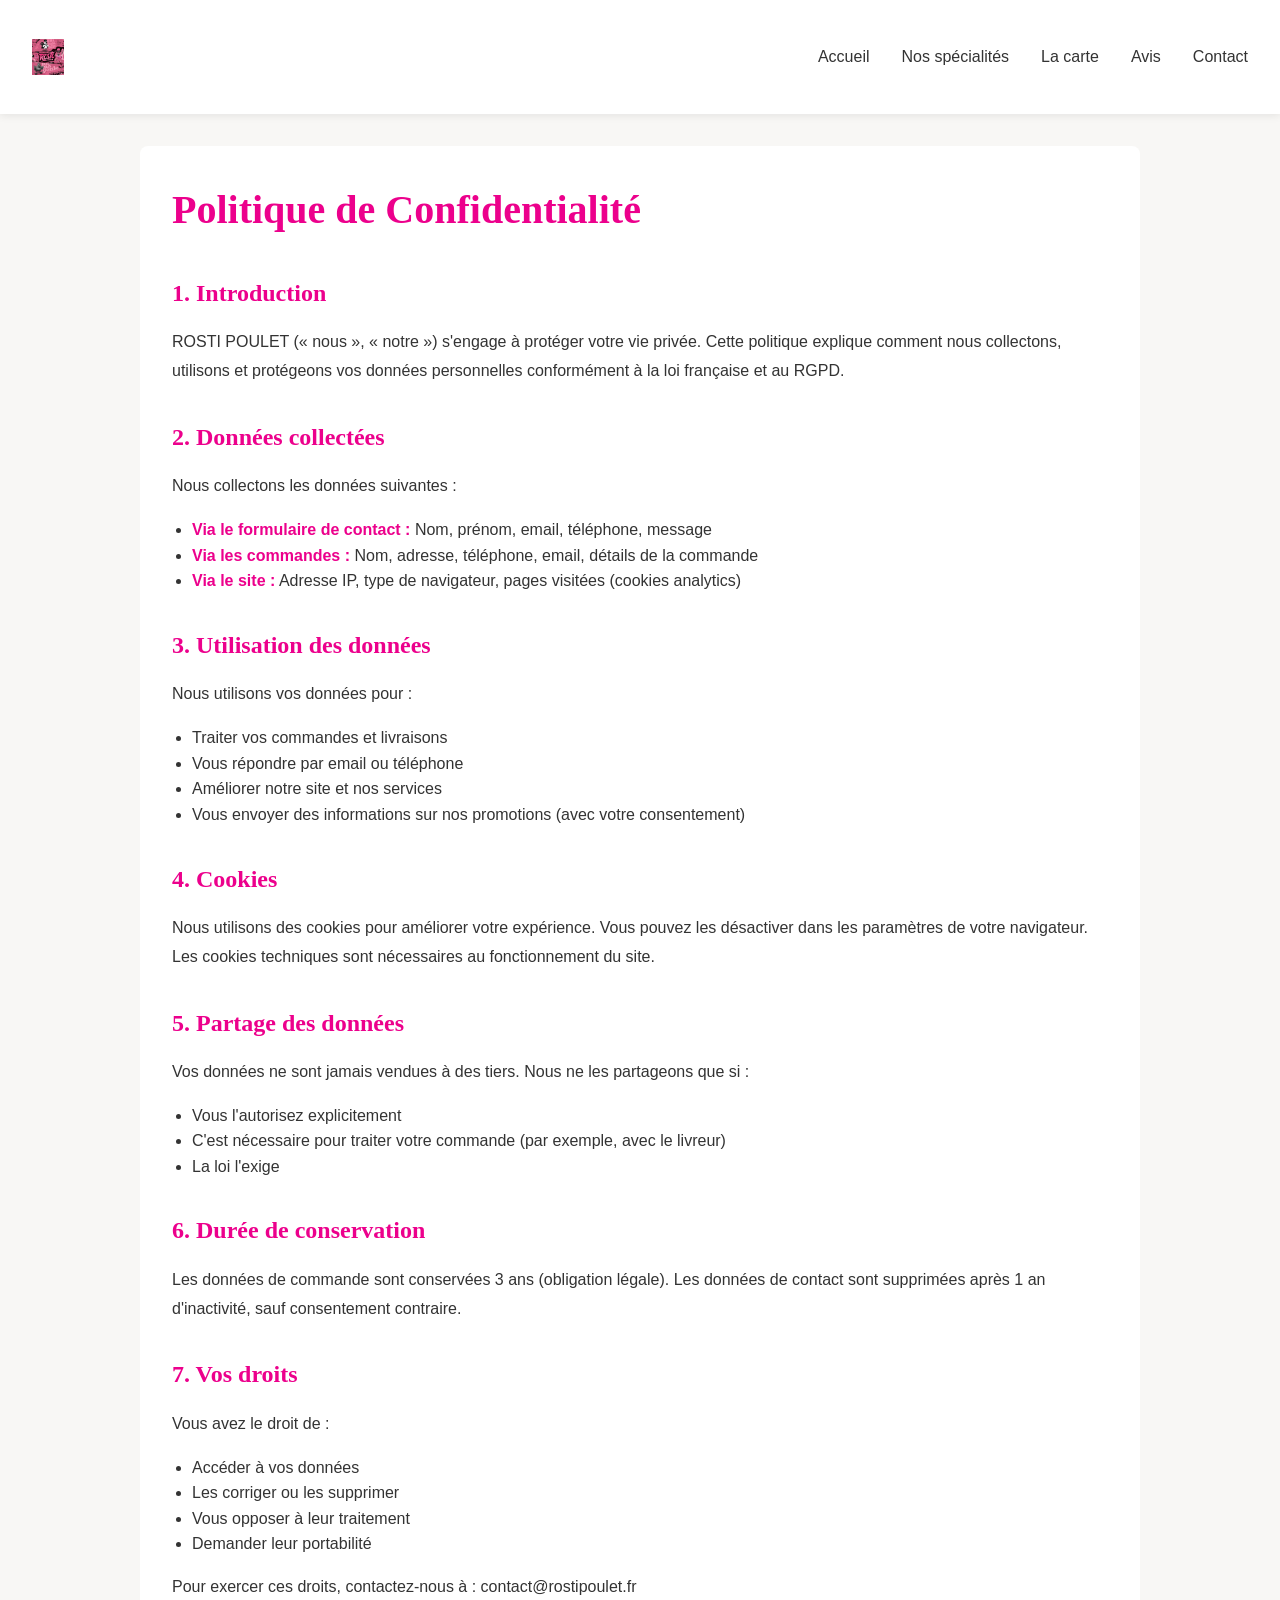
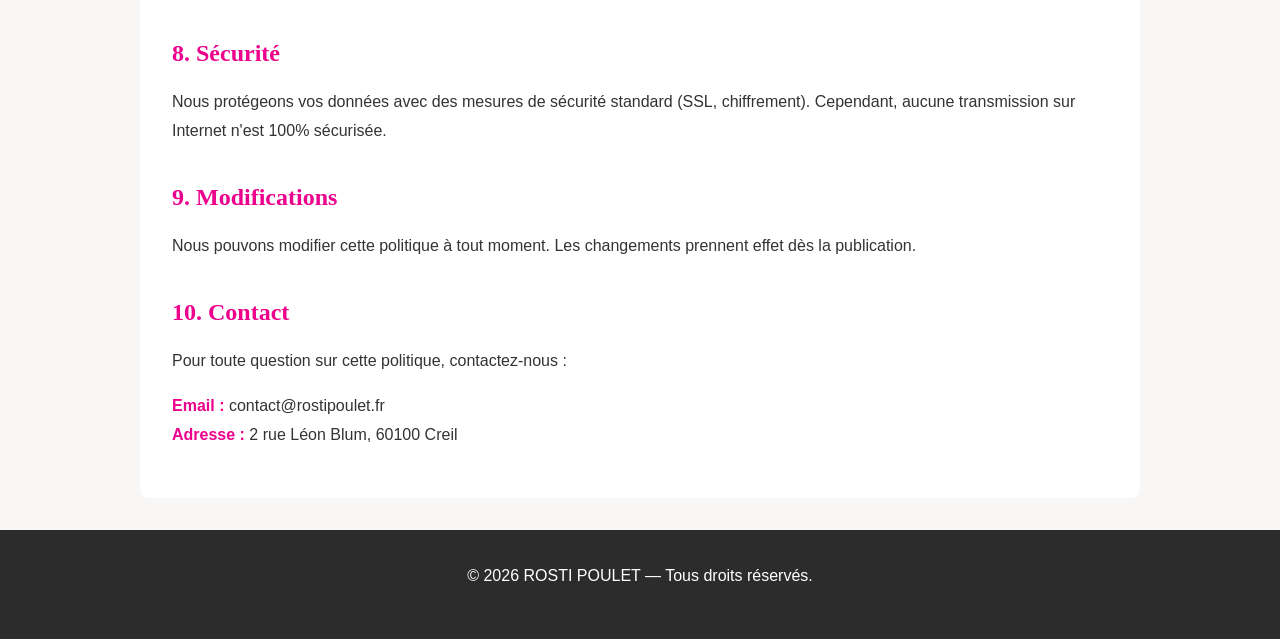
<file: privacy.html>
<!DOCTYPE html>
<html lang="fr">
<head>
    <meta charset="UTF-8">
    <meta name="viewport" content="width=device-width, initial-scale=1.0">
    <meta name="robots" content="index, follow">
    <title>Politique de Confidentialité - ROSTI POULET</title>
    <style>
        :root {
            --primary: #EC008C;
            --text: #333333;
            --neutral-light: #F8F7F5;
            --spacing-lg: 2rem;
            --font-sans: 'Segoe UI', 'Roboto', sans-serif;
            --font-serif: 'Georgia', serif;
        }

        * { margin: 0; padding: 0; box-sizing: border-box; }

        body {
            font-family: var(--font-sans);
            color: var(--text);
            background-color: var(--neutral-light);
            line-height: 1.6;
        }

        header {
            background: white;
            padding: var(--spacing-lg);
            box-shadow: 0 2px 8px rgba(0,0,0,0.08);
        }

        nav {
            max-width: 1400px;
            margin: 0 auto;
            display: flex;
            justify-content: space-between;
            align-items: center;
        }

        .logo {
            font-family: var(--font-serif);
            font-size: 1.8rem;
            color: var(--primary);
            text-decoration: none;
            display: flex;
            align-items: center;
            height: 50px;
        }

        .logo img {
            height: 36px;
            width: auto;
            object-fit: contain;
        }

        .nav-links {
            display: flex;
            gap: 2rem;
            list-style: none;
        }

        .nav-links a {
            text-decoration: none;
            color: var(--text);
            transition: color 0.3s;
        }

        .nav-links a:hover {
            color: var(--primary);
        }

        .container {
            max-width: 1000px;
            margin: var(--spacing-lg) auto;
            padding: var(--spacing-lg);
            background: white;
            border-radius: 8px;
        }

        h1 {
            color: var(--primary);
            font-family: var(--font-serif);
            margin-bottom: 1.5rem;
            font-size: 2.5rem;
        }

        h2 {
            color: var(--primary);
            font-family: var(--font-serif);
            margin-top: 2rem;
            margin-bottom: 1rem;
            font-size: 1.5rem;
        }

        p {
            margin-bottom: 1rem;
            line-height: 1.8;
        }

        strong {
            color: var(--primary);
        }

        footer {
            background: #2C2C2C;
            color: white;
            padding: var(--spacing-lg);
            text-align: center;
            margin-top: 2rem;
        }
    </style>
</head>
<body>
    <header>
        <nav>
            <a href="index.html" class="logo"><img src="LOGO.webp" alt="ROSTI POULET"></a>
            <ul class="nav-links">
                <li><a href="index.html">Accueil</a></li>
                <li><a href="specialites.html">Nos spécialités</a></li>
                <li><a href="services.html">La carte</a></li>
                <li><a href="avis.html">Avis</a></li>
                <li><a href="contact.html">Contact</a></li>
            </ul>
        </nav>
    </header>

    <div class="container">
        <h1>Politique de Confidentialité</h1>

        <h2>1. Introduction</h2>
        <p>ROSTI POULET (« nous », « notre ») s'engage à protéger votre vie privée. Cette politique explique comment nous collectons, utilisons et protégeons vos données personnelles conformément à la loi française et au RGPD.</p>

        <h2>2. Données collectées</h2>
        <p>Nous collectons les données suivantes :</p>
        <ul style="margin-left: 20px; margin-bottom: 1rem;">
            <li><strong>Via le formulaire de contact :</strong> Nom, prénom, email, téléphone, message</li>
            <li><strong>Via les commandes :</strong> Nom, adresse, téléphone, email, détails de la commande</li>
            <li><strong>Via le site :</strong> Adresse IP, type de navigateur, pages visitées (cookies analytics)</li>
        </ul>

        <h2>3. Utilisation des données</h2>
        <p>Nous utilisons vos données pour :</p>
        <ul style="margin-left: 20px; margin-bottom: 1rem;">
            <li>Traiter vos commandes et livraisons</li>
            <li>Vous répondre par email ou téléphone</li>
            <li>Améliorer notre site et nos services</li>
            <li>Vous envoyer des informations sur nos promotions (avec votre consentement)</li>
        </ul>

        <h2>4. Cookies</h2>
        <p>Nous utilisons des cookies pour améliorer votre expérience. Vous pouvez les désactiver dans les paramètres de votre navigateur. Les cookies techniques sont nécessaires au fonctionnement du site.</p>

        <h2>5. Partage des données</h2>
        <p>Vos données ne sont jamais vendues à des tiers. Nous ne les partageons que si :</p>
        <ul style="margin-left: 20px; margin-bottom: 1rem;">
            <li>Vous l'autorisez explicitement</li>
            <li>C'est nécessaire pour traiter votre commande (par exemple, avec le livreur)</li>
            <li>La loi l'exige</li>
        </ul>

        <h2>6. Durée de conservation</h2>
        <p>Les données de commande sont conservées 3 ans (obligation légale). Les données de contact sont supprimées après 1 an d'inactivité, sauf consentement contraire.</p>

        <h2>7. Vos droits</h2>
        <p>Vous avez le droit de :</p>
        <ul style="margin-left: 20px; margin-bottom: 1rem;">
            <li>Accéder à vos données</li>
            <li>Les corriger ou les supprimer</li>
            <li>Vous opposer à leur traitement</li>
            <li>Demander leur portabilité</li>
        </ul>
        <p>Pour exercer ces droits, contactez-nous à : contact@rostipoulet.fr</p>

        <h2>8. Sécurité</h2>
        <p>Nous protégeons vos données avec des mesures de sécurité standard (SSL, chiffrement). Cependant, aucune transmission sur Internet n'est 100% sécurisée.</p>

        <h2>9. Modifications</h2>
        <p>Nous pouvons modifier cette politique à tout moment. Les changements prennent effet dès la publication.</p>

        <h2>10. Contact</h2>
        <p>Pour toute question sur cette politique, contactez-nous :</p>
        <p><strong>Email :</strong> contact@rostipoulet.fr<br>
        <strong>Adresse :</strong> 2 rue Léon Blum, 60100 Creil</p>
    </div>

    <footer>
        <p>&copy; 2026 ROSTI POULET — Tous droits réservés.</p>
    </footer>
</body>
</html>
</file>
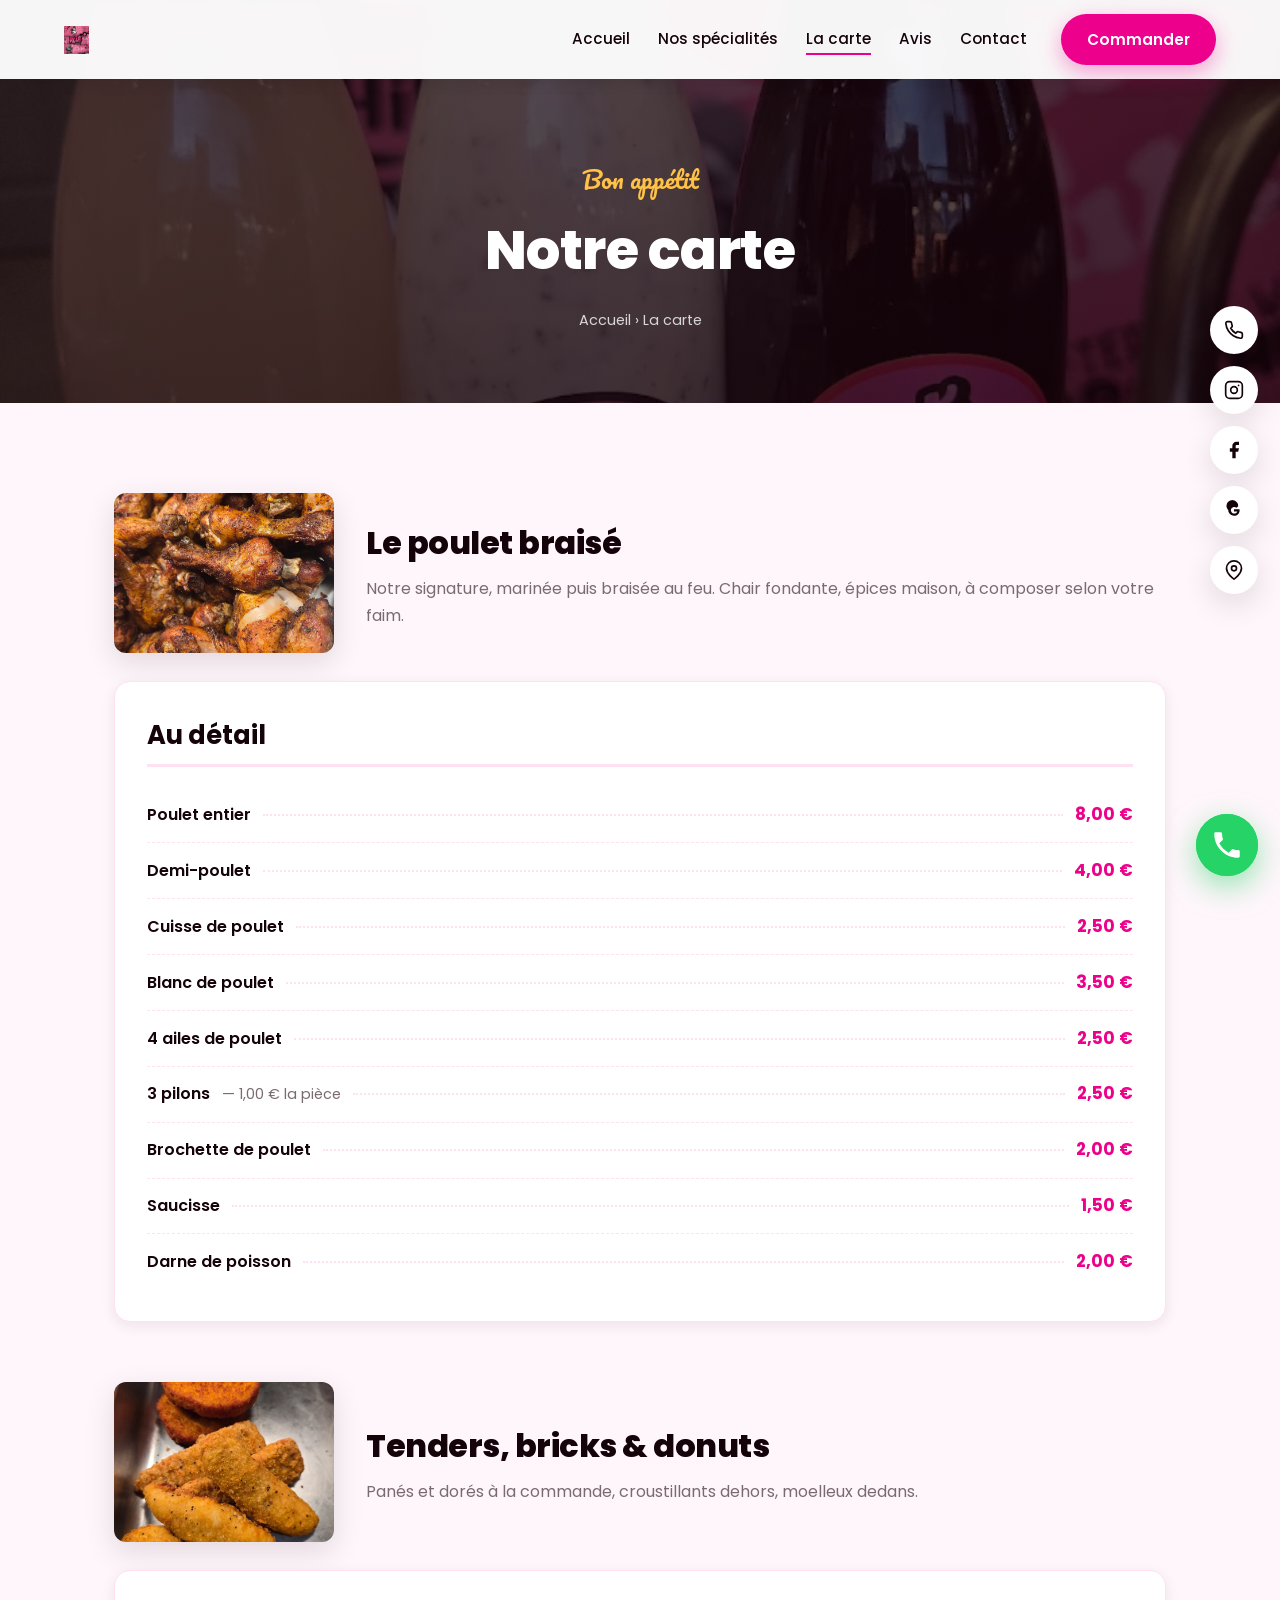
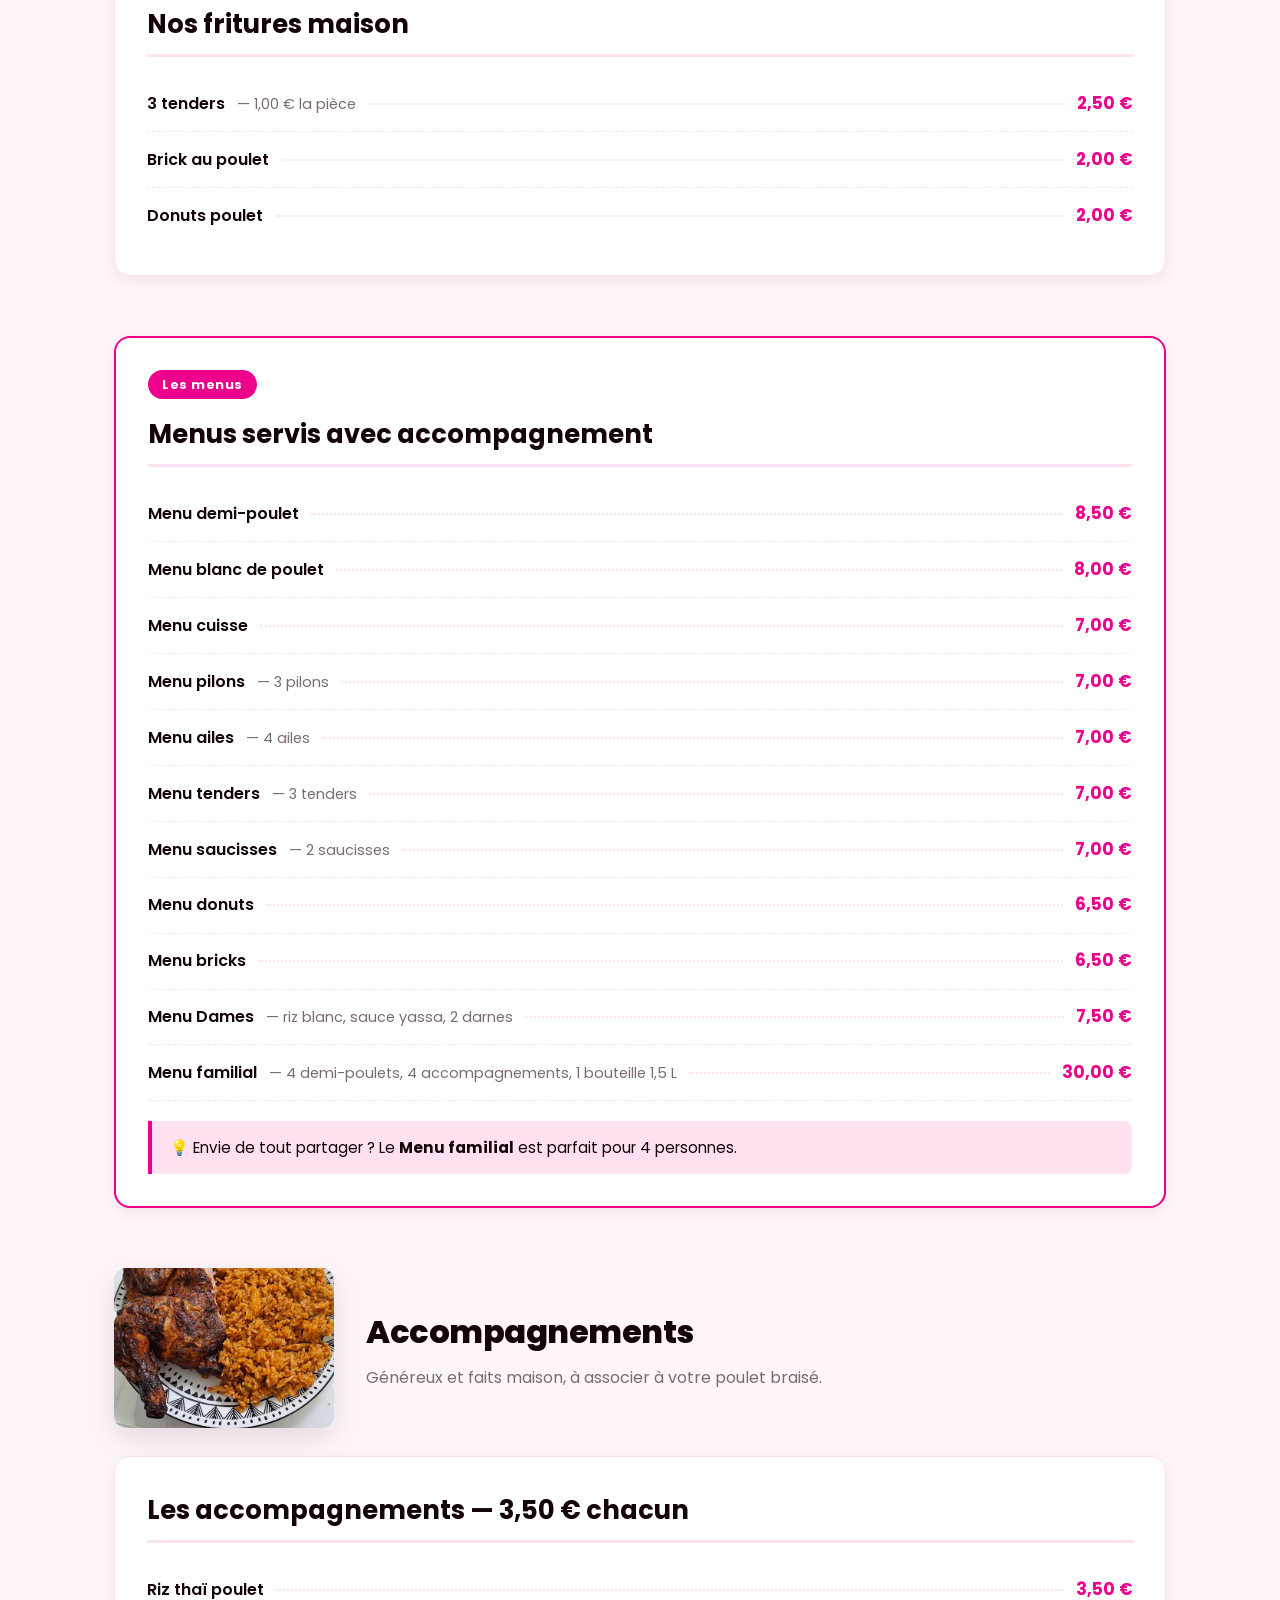
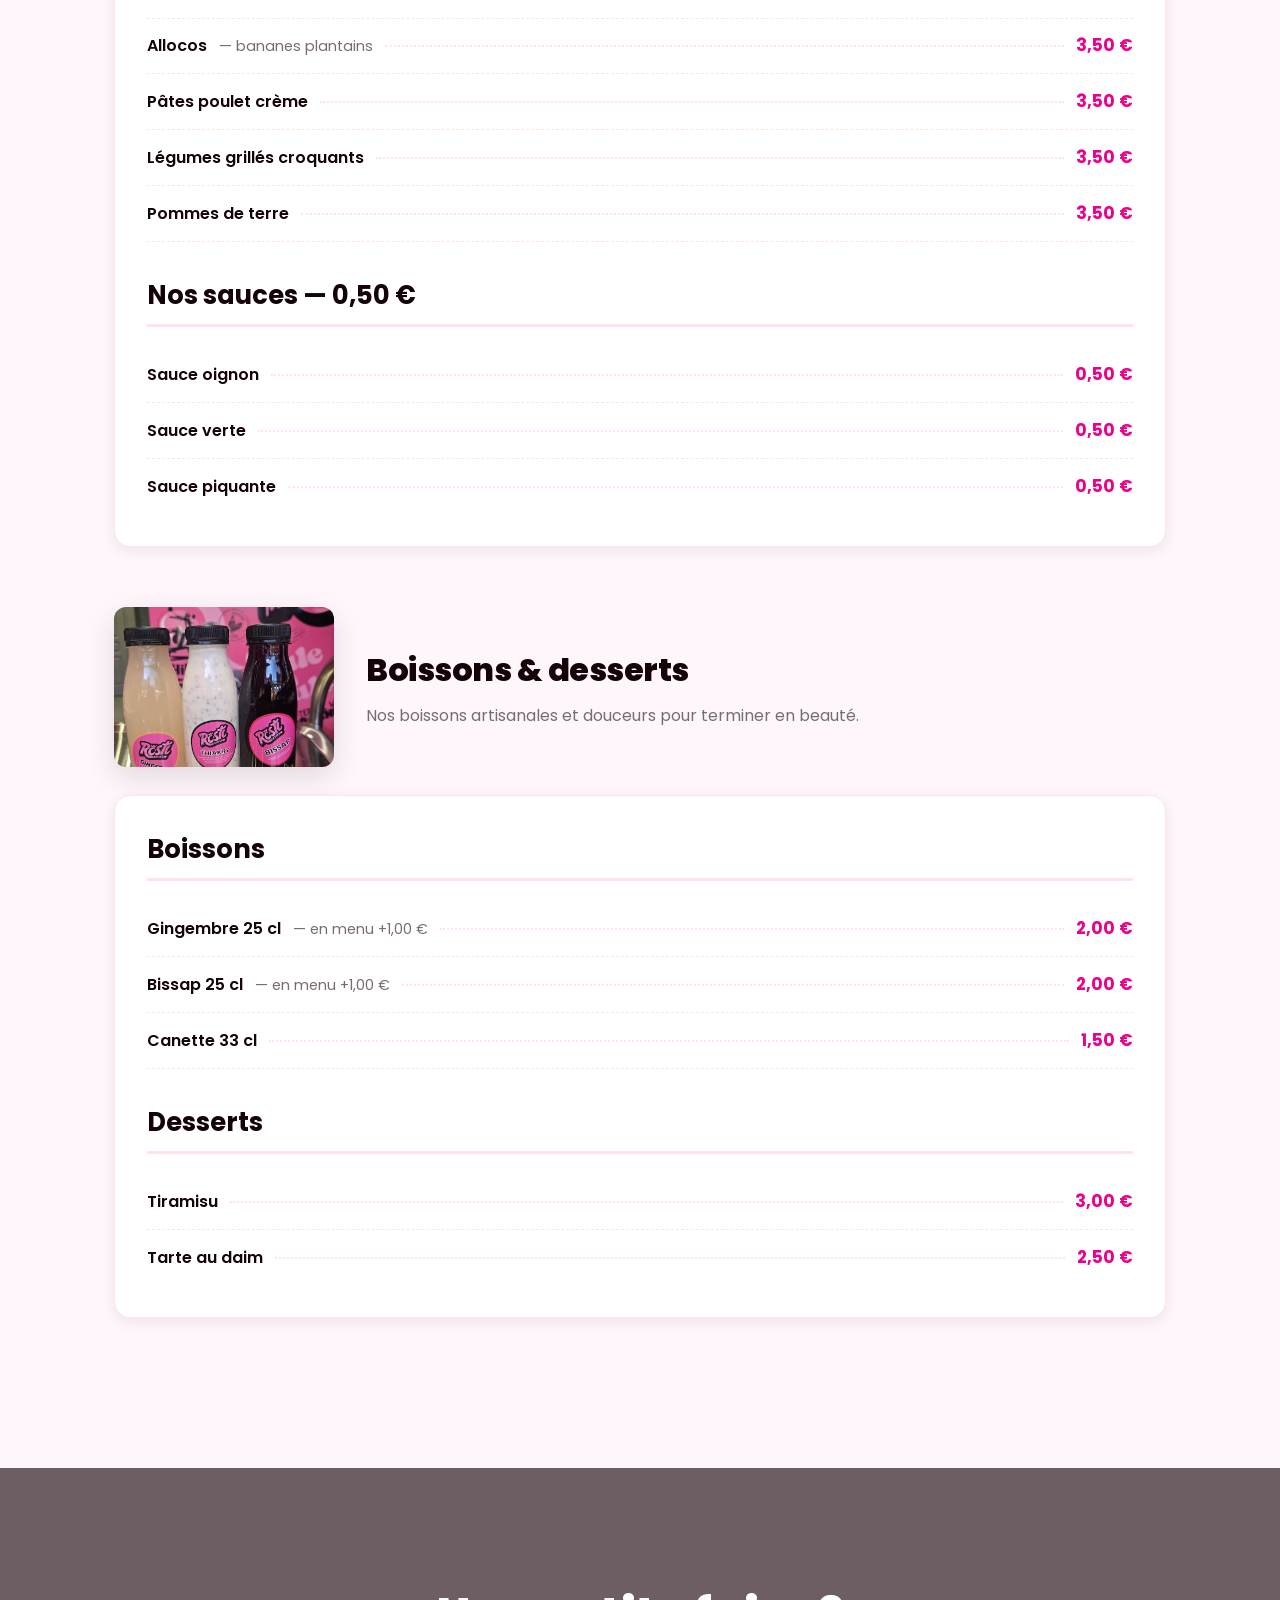
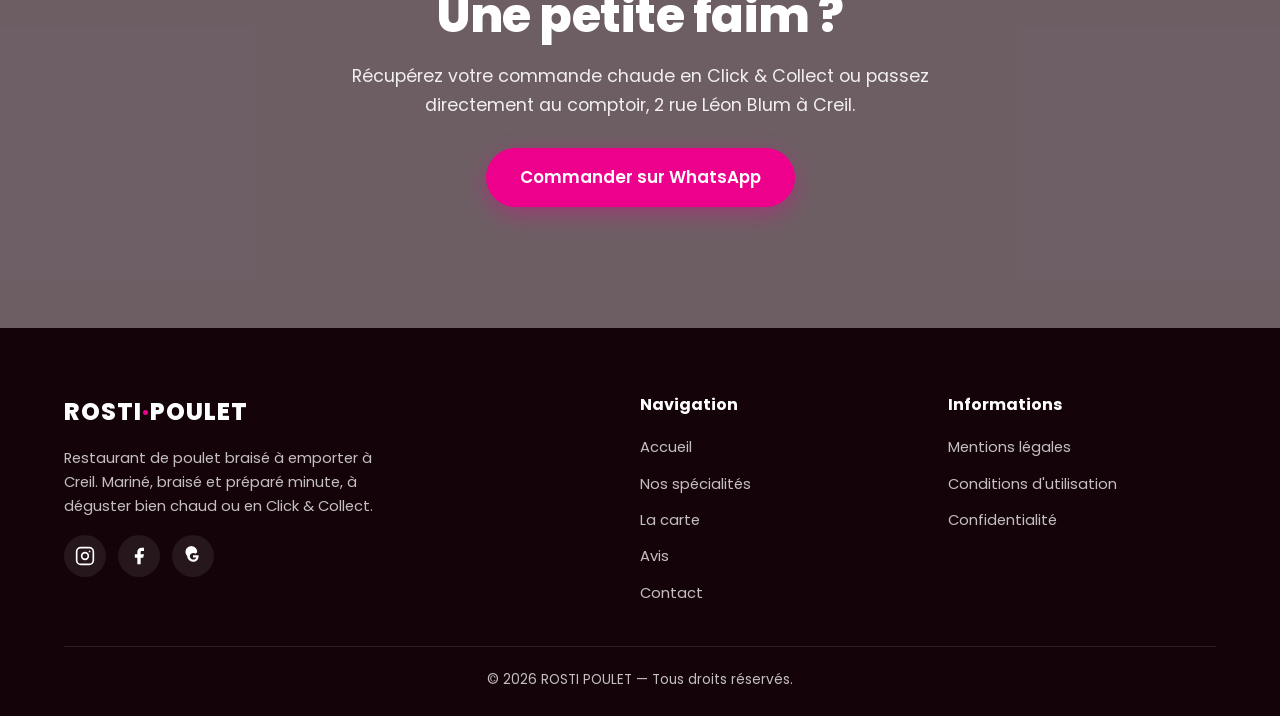
<file: services.html>
<!DOCTYPE html>
<html lang="fr">
<head>
    <meta charset="UTF-8">
    <meta name="viewport" content="width=device-width, initial-scale=1.0">
    <meta name="description" content="La carte ROSTI POULET à Creil : poulet braisé (entier, demi, cuisses, pilons, ailes), tenders, bricks, donuts, riz thaï poulet, allocos, boissons maison Bissap et Gingembre. Menus dès 6,50€, à emporter et en Click & Collect.">
    <meta name="keywords" content="carte poulet braisé Creil, menu poulet, prix poulet à emporter, tenders, bricks, riz thaï poulet, allocos, bissap, menu familial">
    <meta name="robots" content="index, follow">
    <meta property="og:title" content="La carte - ROSTI POULET">
    <meta property="og:description" content="Poulet braisé, tenders, menus et boissons maison. À emporter & Click & Collect à Creil.">
    <meta property="og:type" content="restaurant">
    <meta name="theme-color" content="#EC008C">
    <link rel="preconnect" href="https://fonts.googleapis.com">
    <link rel="preconnect" href="https://fonts.gstatic.com" crossorigin>
    <link href="https://fonts.googleapis.com/css2?family=Poppins:wght@400;500;600;700;800&family=Pacifico&display=swap" rel="stylesheet">
    <link rel="stylesheet" href="assets/style.css">
    <title>La carte - ROSTI POULET | Poulet braisé, menus &amp; à emporter à Creil</title>
</head>
<body>
    <div class="progress" id="progress"></div>

    <header class="site-header solid" id="header">
        <div class="container">
            <a href="index.html" class="logo"><img src="LOGO.webp" alt="ROSTI POULET"></a>
            <nav class="nav">
                <ul class="nav-links">
                    <li><a href="index.html">Accueil</a></li>
                    <li><a href="specialites.html">Nos spécialités</a></li>
                    <li><a href="services.html" class="active">La carte</a></li>
                    <li><a href="avis.html">Avis</a></li>
                    <li><a href="contact.html">Contact</a></li>
                </ul>
                <a href="contact.html" class="btn btn-primary">Commander</a>
            </nav>
            <button class="menu-toggle" onclick="toggleMobileNav()" aria-label="Menu"><span></span><span></span><span></span></button>
        </div>
    </header>

    <div class="mobile-nav" id="mobileNav">
        <button class="close" onclick="toggleMobileNav()" aria-label="Fermer">×</button>
        <a href="index.html">Accueil</a>
        <a href="specialites.html">Nos spécialités</a>
        <a href="services.html">La carte</a>
        <a href="avis.html">Avis</a>
        <a href="contact.html">Contact</a>
        <a href="contact.html" class="btn btn-primary">Commander</a>
    </div>

    <div class="page-hero ph-drinks">
        <div class="container">
            <span class="kicker">Bon appétit</span>
            <h1>Notre carte</h1>
            <div class="crumb"><a href="index.html">Accueil</a> › La carte</div>
        </div>
    </div>

    <div class="menu-wrap">

        <!-- POULET BRAISÉ -->
        <div class="cat-banner reveal" id="poulet">
            <img src="unnamed (4).webp" alt="Pilons et cuisses de poulet braisé aux épices">
            <div>
                <h2>Le poulet braisé</h2>
                <p>Notre signature, marinée puis braisée au feu. Chair fondante, épices maison, à composer selon votre faim.</p>
            </div>
        </div>
        <div class="menu-card reveal">
            <h3 class="cat-title">Au détail</h3>
            <div class="menu-row"><span class="name">Poulet entier</span><span class="dots"></span><span class="price">8,00 €</span></div>
            <div class="menu-row"><span class="name">Demi-poulet</span><span class="dots"></span><span class="price">4,00 €</span></div>
            <div class="menu-row"><span class="name">Cuisse de poulet</span><span class="dots"></span><span class="price">2,50 €</span></div>
            <div class="menu-row"><span class="name">Blanc de poulet</span><span class="dots"></span><span class="price">3,50 €</span></div>
            <div class="menu-row"><span class="name">4 ailes de poulet</span><span class="dots"></span><span class="price">2,50 €</span></div>
            <div class="menu-row"><span class="name">3 pilons</span> <span class="desc">— 1,00 € la pièce</span><span class="dots"></span><span class="price">2,50 €</span></div>
            <div class="menu-row"><span class="name">Brochette de poulet</span><span class="dots"></span><span class="price">2,00 €</span></div>
            <div class="menu-row"><span class="name">Saucisse</span><span class="dots"></span><span class="price">1,50 €</span></div>
            <div class="menu-row"><span class="name">Darne de poisson</span><span class="dots"></span><span class="price">2,00 €</span></div>
        </div>

        <!-- FRITURES -->
        <div class="cat-banner reveal" id="fritures">
            <img src="unnamed (3).webp" alt="Tenders, bricks et donuts de poulet croustillants">
            <div>
                <h2>Tenders, bricks &amp; donuts</h2>
                <p>Panés et dorés à la commande, croustillants dehors, moelleux dedans.</p>
            </div>
        </div>
        <div class="menu-card reveal">
            <h3 class="cat-title">Nos fritures maison</h3>
            <div class="menu-row"><span class="name">3 tenders</span> <span class="desc">— 1,00 € la pièce</span><span class="dots"></span><span class="price">2,50 €</span></div>
            <div class="menu-row"><span class="name">Brick au poulet</span><span class="dots"></span><span class="price">2,00 €</span></div>
            <div class="menu-row"><span class="name">Donuts poulet</span><span class="dots"></span><span class="price">2,00 €</span></div>
        </div>

        <!-- MENUS -->
        <div class="menu-card featured reveal">
            <span class="badge">Les menus</span>
            <h3 class="cat-title">Menus servis avec accompagnement</h3>
            <div class="menu-row"><span class="name">Menu demi-poulet</span><span class="dots"></span><span class="price">8,50 €</span></div>
            <div class="menu-row"><span class="name">Menu blanc de poulet</span><span class="dots"></span><span class="price">8,00 €</span></div>
            <div class="menu-row"><span class="name">Menu cuisse</span><span class="dots"></span><span class="price">7,00 €</span></div>
            <div class="menu-row"><span class="name">Menu pilons</span> <span class="desc">— 3 pilons</span><span class="dots"></span><span class="price">7,00 €</span></div>
            <div class="menu-row"><span class="name">Menu ailes</span> <span class="desc">— 4 ailes</span><span class="dots"></span><span class="price">7,00 €</span></div>
            <div class="menu-row"><span class="name">Menu tenders</span> <span class="desc">— 3 tenders</span><span class="dots"></span><span class="price">7,00 €</span></div>
            <div class="menu-row"><span class="name">Menu saucisses</span> <span class="desc">— 2 saucisses</span><span class="dots"></span><span class="price">7,00 €</span></div>
            <div class="menu-row"><span class="name">Menu donuts</span><span class="dots"></span><span class="price">6,50 €</span></div>
            <div class="menu-row"><span class="name">Menu bricks</span><span class="dots"></span><span class="price">6,50 €</span></div>
            <div class="menu-row"><span class="name">Menu Dames</span> <span class="desc">— riz blanc, sauce yassa, 2 darnes</span><span class="dots"></span><span class="price">7,50 €</span></div>
            <div class="menu-row"><span class="name">Menu familial</span> <span class="desc">— 4 demi-poulets, 4 accompagnements, 1 bouteille 1,5 L</span><span class="dots"></span><span class="price">30,00 €</span></div>
            <div class="note">💡 Envie de tout partager ? Le <strong>Menu familial</strong> est parfait pour 4 personnes.</div>
        </div>

        <!-- ACCOMPAGNEMENTS -->
        <div class="cat-banner reveal" id="accompagnements">
            <img src="unnamed (5).webp" alt="Assiette de poulet braisé avec riz thaï">
            <div>
                <h2>Accompagnements</h2>
                <p>Généreux et faits maison, à associer à votre poulet braisé.</p>
            </div>
        </div>
        <div class="menu-card reveal">
            <h3 class="cat-title">Les accompagnements — 3,50 € chacun</h3>
            <div class="menu-row"><span class="name">Riz thaï poulet</span><span class="dots"></span><span class="price">3,50 €</span></div>
            <div class="menu-row"><span class="name">Allocos</span> <span class="desc">— bananes plantains</span><span class="dots"></span><span class="price">3,50 €</span></div>
            <div class="menu-row"><span class="name">Pâtes poulet crème</span><span class="dots"></span><span class="price">3,50 €</span></div>
            <div class="menu-row"><span class="name">Légumes grillés croquants</span><span class="dots"></span><span class="price">3,50 €</span></div>
            <div class="menu-row"><span class="name">Pommes de terre</span><span class="dots"></span><span class="price">3,50 €</span></div>
            <h3 class="cat-title" style="margin-top:2rem;">Nos sauces — 0,50 €</h3>
            <div class="menu-row"><span class="name">Sauce oignon</span><span class="dots"></span><span class="price">0,50 €</span></div>
            <div class="menu-row"><span class="name">Sauce verte</span><span class="dots"></span><span class="price">0,50 €</span></div>
            <div class="menu-row"><span class="name">Sauce piquante</span><span class="dots"></span><span class="price">0,50 €</span></div>
        </div>

        <!-- BOISSONS & DESSERTS -->
        <div class="cat-banner reveal" id="boissons">
            <img src="unnamed (1).webp" alt="Boissons maison Bissap, Gingembre et Thiakry">
            <div>
                <h2>Boissons &amp; desserts</h2>
                <p>Nos boissons artisanales et douceurs pour terminer en beauté.</p>
            </div>
        </div>
        <div class="menu-card reveal">
            <h3 class="cat-title">Boissons</h3>
            <div class="menu-row"><span class="name">Gingembre 25 cl</span> <span class="desc">— en menu +1,00 €</span><span class="dots"></span><span class="price">2,00 €</span></div>
            <div class="menu-row"><span class="name">Bissap 25 cl</span> <span class="desc">— en menu +1,00 €</span><span class="dots"></span><span class="price">2,00 €</span></div>
            <div class="menu-row"><span class="name">Canette 33 cl</span><span class="dots"></span><span class="price">1,50 €</span></div>
            <h3 class="cat-title" style="margin-top:2rem;">Desserts</h3>
            <div class="menu-row"><span class="name">Tiramisu</span><span class="dots"></span><span class="price">3,00 €</span></div>
            <div class="menu-row"><span class="name">Tarte au daim</span><span class="dots"></span><span class="price">2,50 €</span></div>
        </div>

    </div>

    <section class="parallax p-food">
        <div class="container">
            <h2 class="reveal">Une petite faim ?</h2>
            <p class="reveal d1">Récupérez votre commande chaude en Click &amp; Collect ou passez directement au comptoir, 2 rue Léon Blum à Creil.</p>
            <a href="#" class="btn btn-primary btn-lg reveal d2" onclick="openWhatsApp();return false;">Commander sur WhatsApp</a>
        </div>
    </section>

    <!-- FOOTER -->
    <footer>
        <div class="container">
            <div class="footer-grid">
                <div class="footer-brand">
                    <a href="index.html" class="logo">ROSTI<span style="color:var(--pink)">·</span>POULET</a>
                    <p>Restaurant de poulet braisé à emporter à Creil. Mariné, braisé et préparé minute, à déguster bien chaud ou en Click &amp; Collect.</p>
                    <div class="footer-social">
                        <a href="https://instagram.com/rostipoulet" target="_blank" rel="noopener" aria-label="Instagram"><svg width="20" height="20" viewBox="0 0 24 24" fill="none" stroke="currentColor" stroke-width="2"><rect x="2" y="2" width="20" height="20" rx="5"/><circle cx="12" cy="12" r="4"/><circle cx="17.5" cy="6.5" r="1" fill="currentColor" stroke="none"/></svg></a>
                        <a href="https://facebook.com/rostipoulet" target="_blank" rel="noopener" aria-label="Facebook"><svg width="20" height="20" viewBox="0 0 24 24" fill="currentColor"><path d="M18 2h-3a5 5 0 00-5 5v3H7v4h3v8h4v-8h3l1-4h-4V7a1 1 0 011-1h3z"/></svg></a>
                        <a href="https://share.google/ZjomRvG93GvUSiyg5" target="_blank" rel="noopener" aria-label="Google"><svg width="20" height="20" viewBox="0 0 24 24" fill="currentColor"><path d="M12 11v2.8h4a4 4 0 11-1-4.4l2-2A7 7 0 105 12a7 7 0 007 7c4 0 6.7-2.8 6.7-6.8 0-.5 0-.9-.1-1.2H12z"/></svg></a>
                    </div>
                </div>
                <div class="footer-col">
                    <h4>Navigation</h4>
                    <ul>
                        <li><a href="index.html">Accueil</a></li>
                        <li><a href="specialites.html">Nos spécialités</a></li>
                        <li><a href="services.html">La carte</a></li>
                        <li><a href="avis.html">Avis</a></li>
                        <li><a href="contact.html">Contact</a></li>
                    </ul>
                </div>
                <div class="footer-col">
                    <h4>Informations</h4>
                    <ul>
                        <li><a href="mentions-legales.html">Mentions légales</a></li>
                        <li><a href="conditions.html">Conditions d'utilisation</a></li>
                        <li><a href="privacy.html">Confidentialité</a></li>
                    </ul>
                </div>
            </div>
            <div class="footer-bottom"><p>&copy; 2026 ROSTI POULET — Tous droits réservés.</p></div>
        </div>
    </footer>

    <div class="rail">
        <a class="rail-ph" href="tel:+336XXXXXXXX" aria-label="Appeler"><span class="tip">Appeler</span><svg width="20" height="20" viewBox="0 0 24 24" fill="none" stroke="currentColor" stroke-width="2"><path d="M22 16.9v3a2 2 0 01-2.2 2 19.8 19.8 0 01-8.6-3 19.5 19.5 0 01-6-6 19.8 19.8 0 01-3-8.6A2 2 0 014.1 2h3a2 2 0 012 1.7c.1 1 .4 1.9.7 2.8a2 2 0 01-.5 2.1L8.1 9.9a16 16 0 006 6l1.3-1.3a2 2 0 012.1-.4c.9.3 1.8.6 2.8.7a2 2 0 011.7 2z"/></svg></a>
        <a class="rail-ig" href="https://instagram.com/rostipoulet" target="_blank" rel="noopener" aria-label="Instagram"><span class="tip">Instagram</span><svg width="20" height="20" viewBox="0 0 24 24" fill="none" stroke="currentColor" stroke-width="2"><rect x="2" y="2" width="20" height="20" rx="5"/><circle cx="12" cy="12" r="4"/><circle cx="17.5" cy="6.5" r="1" fill="currentColor" stroke="none"/></svg></a>
        <a class="rail-fb" href="https://facebook.com/rostipoulet" target="_blank" rel="noopener" aria-label="Facebook"><span class="tip">Facebook</span><svg width="20" height="20" viewBox="0 0 24 24" fill="currentColor"><path d="M18 2h-3a5 5 0 00-5 5v3H7v4h3v8h4v-8h3l1-4h-4V7a1 1 0 011-1h3z"/></svg></a>
        <a class="rail-gg" href="https://share.google/ZjomRvG93GvUSiyg5" target="_blank" rel="noopener" aria-label="Avis Google"><span class="tip">Avis Google</span><svg width="20" height="20" viewBox="0 0 24 24" fill="currentColor"><path d="M12 11v2.8h4a4 4 0 11-1-4.4l2-2A7 7 0 105 12a7 7 0 007 7c4 0 6.7-2.8 6.7-6.8 0-.5 0-.9-.1-1.2H12z"/></svg></a>
        <a class="rail-mp" href="https://maps.google.com/?q=ROSTI+POULET,+2+rue+L%C3%A9on+Blum,+60100+Creil" target="_blank" rel="noopener" aria-label="Itinéraire"><span class="tip">Itinéraire</span><svg width="20" height="20" viewBox="0 0 24 24" fill="none" stroke="currentColor" stroke-width="2"><path d="M21 10c0 7-9 13-9 13s-9-6-9-13a9 9 0 0118 0z"/><circle cx="12" cy="10" r="3"/></svg></a>
    </div>

    <div class="wa-wrap">
        <div class="wa-chat" id="waChat">
            <div class="wa-head"><div class="av">R</div><div><div class="nm">ROSTI POULET</div><div class="st">En ligne</div></div><button class="x" onclick="toggleWaChat()" aria-label="Fermer">×</button></div>
            <div class="wa-body"><div class="wa-bubble">Bonjour 👋 Comment puis-je vous aider ?<span class="t">maintenant</span></div></div>
            <a class="wa-send" href="#" id="waSend" target="_blank" rel="noopener"><svg width="20" height="20" viewBox="0 0 24 24" fill="currentColor"><path d="M17.5 14.4c-.3-.1-1.7-.9-2-1-.3-.1-.5-.1-.7.1-.2.3-.7 1-.9 1.1-.2.2-.3.2-.6.1-1.6-.8-2.6-1.4-3.7-3.2-.3-.5.3-.5.8-1.5.1-.2 0-.4 0-.5 0-.1-.7-1.6-.9-2.2-.2-.6-.5-.5-.7-.5h-.5c-.2 0-.5.1-.8.4-.3.3-1 1-1 2.5s1.1 2.9 1.2 3.1c.1.2 2.1 3.3 5.1 4.6 1.9.8 2.6.9 3.5.7.6-.1 1.7-.7 1.9-1.3.2-.6.2-1.2.2-1.3-.1-.2-.3-.2-.6-.4zM12 2a10 10 0 00-8.6 15l-1.3 4.7 4.8-1.3A10 10 0 1012 2z"/></svg>Démarrer la discussion</a>
        </div>
        <button class="wa-fab" onclick="toggleWaChat()" aria-label="Discuter sur WhatsApp"><svg viewBox="0 0 24 24" fill="currentColor"><path d="M6.6 10.8c1.4 2.8 3.8 5.2 6.6 6.6l2.2-2.2c.3-.3.7-.4 1-.2 1.1.4 2.4.6 3.6.6.6 0 1 .4 1 1V20c0 .6-.4 1-1 1C10.6 21 3 13.4 3 4c0-.6.4-1 1-1h3.5c.6 0 1 .4 1 1 0 1.3.2 2.5.6 3.6.1.4 0 .8-.3 1l-2.2 2.2z"/></svg></button>
    </div>

    <script src="assets/main.js"></script>
</body>
</html>
</file>
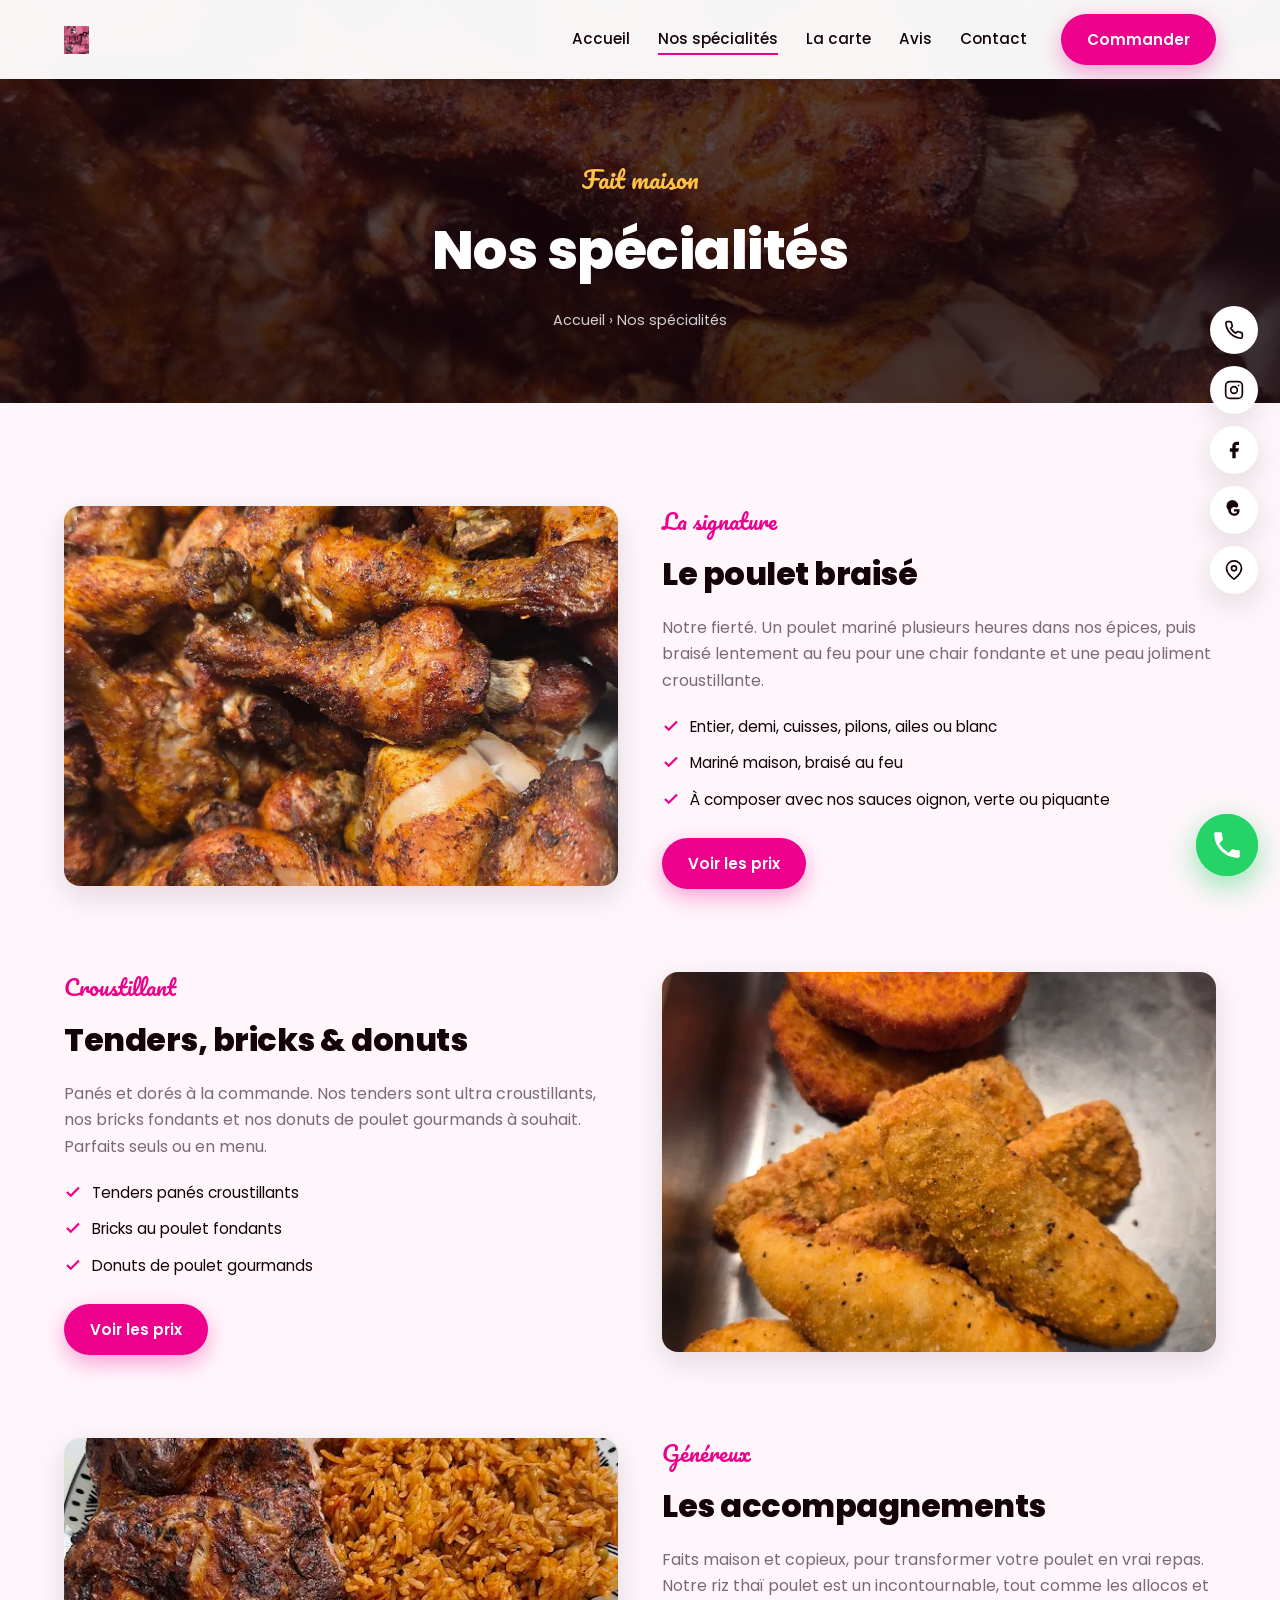
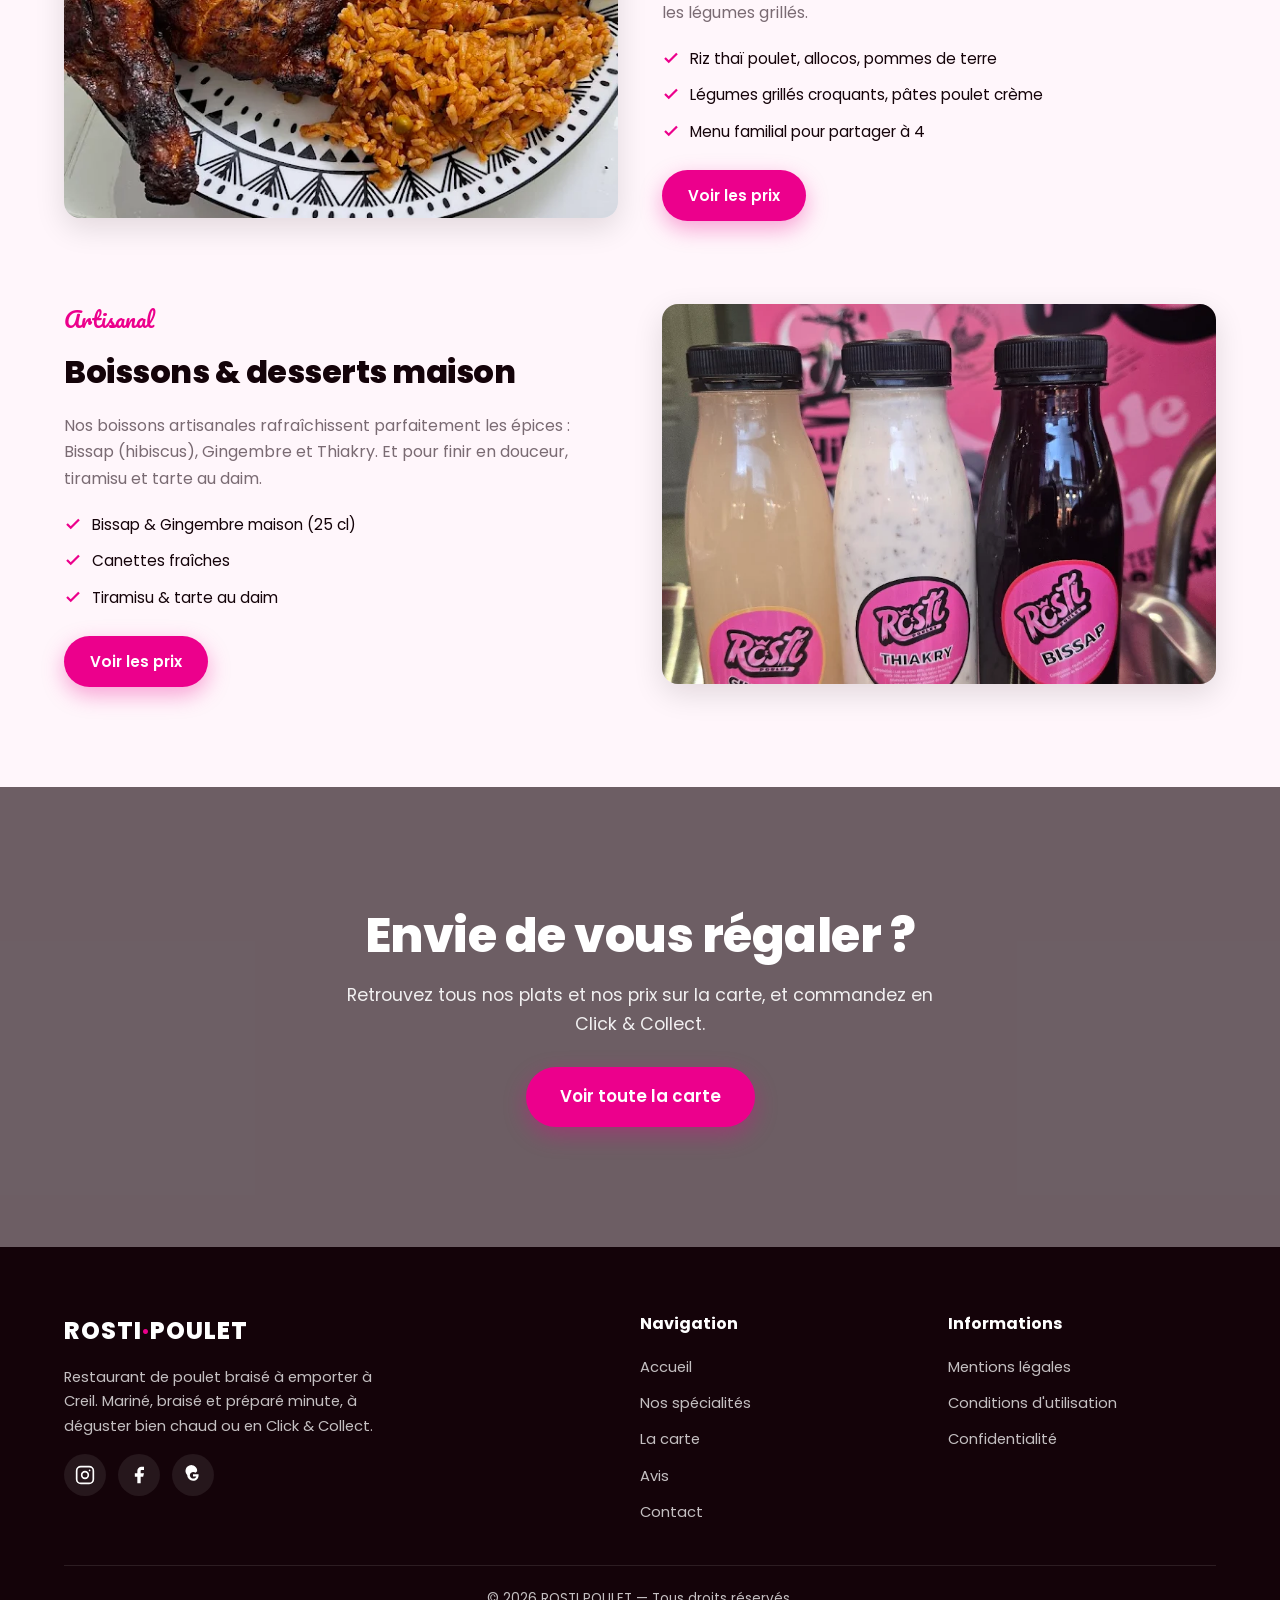
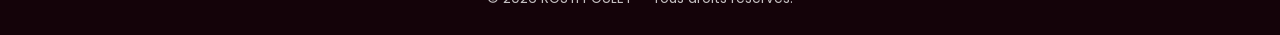
<file: specialites.html>
<!DOCTYPE html>
<html lang="fr">
<head>
    <meta charset="UTF-8">
    <meta name="viewport" content="width=device-width, initial-scale=1.0">
    <meta name="description" content="Nos spécialités : poulet braisé mariné aux épices, tenders et bricks croustillants, accompagnements maison (riz thaï, allocos) et boissons artisanales Bissap et Gingembre. ROSTI POULET, Creil.">
    <meta name="keywords" content="poulet braisé, tenders, bricks, donuts poulet, riz thaï poulet, allocos, bissap, gingembre, Creil">
    <meta name="robots" content="index, follow">
    <meta property="og:title" content="Nos spécialités - ROSTI POULET">
    <meta property="og:type" content="restaurant">
    <meta name="theme-color" content="#EC008C">
    <link rel="preconnect" href="https://fonts.googleapis.com">
    <link rel="preconnect" href="https://fonts.gstatic.com" crossorigin>
    <link href="https://fonts.googleapis.com/css2?family=Poppins:wght@400;500;600;700;800&family=Pacifico&display=swap" rel="stylesheet">
    <link rel="stylesheet" href="assets/style.css">
    <title>Nos spécialités - ROSTI POULET | Poulet braisé &amp; fritures maison</title>
    <style>
        .feat { display: grid; grid-template-columns: 1fr 1fr; gap: 44px; align-items: center; margin-bottom: 80px; }
        .feat:last-child { margin-bottom: 0; }
        .feat .media { overflow: hidden; border-radius: var(--radius); box-shadow: var(--shadow-md); }
        .feat .media img { width: 100%; height: 380px; object-fit: cover; }
        .feat h2 { font-size: 2rem; font-weight: 800; color: var(--ink); margin: 4px 0 14px; letter-spacing: -0.5px; }
        .feat > div > p { color: var(--text-light); margin-bottom: 20px; }
        .feat ul { list-style: none; display: flex; flex-direction: column; gap: 11px; margin-bottom: 26px; }
        .feat li { display: flex; gap: 10px; color: var(--ink); font-size: 0.96rem; align-items: flex-start; }
        .feat li svg { color: var(--pink); flex-shrink: 0; margin-top: 3px; }
        @media (max-width: 768px) {
            .feat { grid-template-columns: 1fr; gap: 22px; margin-bottom: 56px; }
            .feat .media img { height: 260px; }
            .feat .media { order: -1 !important; }
        }
    </style>
</head>
<body>
    <div class="progress" id="progress"></div>

    <header class="site-header solid" id="header">
        <div class="container">
            <a href="index.html" class="logo"><img src="LOGO.webp" alt="ROSTI POULET"></a>
            <nav class="nav">
                <ul class="nav-links">
                    <li><a href="index.html">Accueil</a></li>
                    <li><a href="specialites.html" class="active">Nos spécialités</a></li>
                    <li><a href="services.html">La carte</a></li>
                    <li><a href="avis.html">Avis</a></li>
                    <li><a href="contact.html">Contact</a></li>
                </ul>
                <a href="services.html" class="btn btn-primary">Commander</a>
            </nav>
            <button class="menu-toggle" onclick="toggleMobileNav()" aria-label="Menu"><span></span><span></span><span></span></button>
        </div>
    </header>

    <div class="mobile-nav" id="mobileNav">
        <button class="close" onclick="toggleMobileNav()" aria-label="Fermer">×</button>
        <a href="index.html">Accueil</a>
        <a href="specialites.html">Nos spécialités</a>
        <a href="services.html">La carte</a>
        <a href="avis.html">Avis</a>
        <a href="contact.html">Contact</a>
        <a href="services.html" class="btn btn-primary">Commander</a>
    </div>

    <div class="page-hero ph-food">
        <div class="container">
            <span class="kicker">Fait maison</span>
            <h1>Nos spécialités</h1>
            <div class="crumb"><a href="index.html">Accueil</a> › Nos spécialités</div>
        </div>
    </div>

    <section class="section">
        <div class="container">

            <div class="feat reveal" id="poulet">
                <div class="media"><img src="unnamed (4).webp" alt="Poulet braisé aux épices, pilons et cuisses"></div>
                <div>
                    <span class="kicker-label">La signature</span>
                    <h2>Le poulet braisé</h2>
                    <p>Notre fierté. Un poulet mariné plusieurs heures dans nos épices, puis braisé lentement au feu pour une chair fondante et une peau joliment croustillante.</p>
                    <ul>
                        <li><svg width="18" height="18" viewBox="0 0 24 24" fill="none" stroke="currentColor" stroke-width="3"><path d="M20 6L9 17l-5-5"/></svg> Entier, demi, cuisses, pilons, ailes ou blanc</li>
                        <li><svg width="18" height="18" viewBox="0 0 24 24" fill="none" stroke="currentColor" stroke-width="3"><path d="M20 6L9 17l-5-5"/></svg> Mariné maison, braisé au feu</li>
                        <li><svg width="18" height="18" viewBox="0 0 24 24" fill="none" stroke="currentColor" stroke-width="3"><path d="M20 6L9 17l-5-5"/></svg> À composer avec nos sauces oignon, verte ou piquante</li>
                    </ul>
                    <a href="services.html#poulet" class="btn btn-primary">Voir les prix</a>
                </div>
            </div>

            <div class="feat reveal" id="fritures">
                <div>
                    <span class="kicker-label">Croustillant</span>
                    <h2>Tenders, bricks &amp; donuts</h2>
                    <p>Panés et dorés à la commande. Nos tenders sont ultra croustillants, nos bricks fondants et nos donuts de poulet gourmands à souhait. Parfaits seuls ou en menu.</p>
                    <ul>
                        <li><svg width="18" height="18" viewBox="0 0 24 24" fill="none" stroke="currentColor" stroke-width="3"><path d="M20 6L9 17l-5-5"/></svg> Tenders panés croustillants</li>
                        <li><svg width="18" height="18" viewBox="0 0 24 24" fill="none" stroke="currentColor" stroke-width="3"><path d="M20 6L9 17l-5-5"/></svg> Bricks au poulet fondants</li>
                        <li><svg width="18" height="18" viewBox="0 0 24 24" fill="none" stroke="currentColor" stroke-width="3"><path d="M20 6L9 17l-5-5"/></svg> Donuts de poulet gourmands</li>
                    </ul>
                    <a href="services.html#fritures" class="btn btn-primary">Voir les prix</a>
                </div>
                <div class="media"><img src="unnamed (3).webp" alt="Tenders, bricks et donuts de poulet croustillants"></div>
            </div>

            <div class="feat reveal" id="accompagnements">
                <div class="media"><img src="unnamed (5).webp" alt="Poulet braisé accompagné de riz thaï"></div>
                <div>
                    <span class="kicker-label">Généreux</span>
                    <h2>Les accompagnements</h2>
                    <p>Faits maison et copieux, pour transformer votre poulet en vrai repas. Notre riz thaï poulet est un incontournable, tout comme les allocos et les légumes grillés.</p>
                    <ul>
                        <li><svg width="18" height="18" viewBox="0 0 24 24" fill="none" stroke="currentColor" stroke-width="3"><path d="M20 6L9 17l-5-5"/></svg> Riz thaï poulet, allocos, pommes de terre</li>
                        <li><svg width="18" height="18" viewBox="0 0 24 24" fill="none" stroke="currentColor" stroke-width="3"><path d="M20 6L9 17l-5-5"/></svg> Légumes grillés croquants, pâtes poulet crème</li>
                        <li><svg width="18" height="18" viewBox="0 0 24 24" fill="none" stroke="currentColor" stroke-width="3"><path d="M20 6L9 17l-5-5"/></svg> Menu familial pour partager à 4</li>
                    </ul>
                    <a href="services.html#accompagnements" class="btn btn-primary">Voir les prix</a>
                </div>
            </div>

            <div class="feat reveal" id="boissons">
                <div>
                    <span class="kicker-label">Artisanal</span>
                    <h2>Boissons &amp; desserts maison</h2>
                    <p>Nos boissons artisanales rafraîchissent parfaitement les épices : Bissap (hibiscus), Gingembre et Thiakry. Et pour finir en douceur, tiramisu et tarte au daim.</p>
                    <ul>
                        <li><svg width="18" height="18" viewBox="0 0 24 24" fill="none" stroke="currentColor" stroke-width="3"><path d="M20 6L9 17l-5-5"/></svg> Bissap &amp; Gingembre maison (25 cl)</li>
                        <li><svg width="18" height="18" viewBox="0 0 24 24" fill="none" stroke="currentColor" stroke-width="3"><path d="M20 6L9 17l-5-5"/></svg> Canettes fraîches</li>
                        <li><svg width="18" height="18" viewBox="0 0 24 24" fill="none" stroke="currentColor" stroke-width="3"><path d="M20 6L9 17l-5-5"/></svg> Tiramisu &amp; tarte au daim</li>
                    </ul>
                    <a href="services.html#boissons" class="btn btn-primary">Voir les prix</a>
                </div>
                <div class="media"><img src="unnamed (1).webp" alt="Boissons maison Bissap, Gingembre et Thiakry"></div>
            </div>

        </div>
    </section>

    <section class="parallax p-food">
        <div class="container">
            <h2 class="reveal">Envie de vous régaler ?</h2>
            <p class="reveal d1">Retrouvez tous nos plats et nos prix sur la carte, et commandez en Click &amp; Collect.</p>
            <a href="services.html" class="btn btn-primary btn-lg reveal d2">Voir toute la carte</a>
        </div>
    </section>

    <!-- FOOTER -->
    <footer>
        <div class="container">
            <div class="footer-grid">
                <div class="footer-brand">
                    <a href="index.html" class="logo">ROSTI<span style="color:var(--pink)">·</span>POULET</a>
                    <p>Restaurant de poulet braisé à emporter à Creil. Mariné, braisé et préparé minute, à déguster bien chaud ou en Click &amp; Collect.</p>
                    <div class="footer-social">
                        <a href="https://instagram.com/rostipoulet" target="_blank" rel="noopener" aria-label="Instagram"><svg width="20" height="20" viewBox="0 0 24 24" fill="none" stroke="currentColor" stroke-width="2"><rect x="2" y="2" width="20" height="20" rx="5"/><circle cx="12" cy="12" r="4"/><circle cx="17.5" cy="6.5" r="1" fill="currentColor" stroke="none"/></svg></a>
                        <a href="https://facebook.com/rostipoulet" target="_blank" rel="noopener" aria-label="Facebook"><svg width="20" height="20" viewBox="0 0 24 24" fill="currentColor"><path d="M18 2h-3a5 5 0 00-5 5v3H7v4h3v8h4v-8h3l1-4h-4V7a1 1 0 011-1h3z"/></svg></a>
                        <a href="https://share.google/ZjomRvG93GvUSiyg5" target="_blank" rel="noopener" aria-label="Google"><svg width="20" height="20" viewBox="0 0 24 24" fill="currentColor"><path d="M12 11v2.8h4a4 4 0 11-1-4.4l2-2A7 7 0 105 12a7 7 0 007 7c4 0 6.7-2.8 6.7-6.8 0-.5 0-.9-.1-1.2H12z"/></svg></a>
                    </div>
                </div>
                <div class="footer-col">
                    <h4>Navigation</h4>
                    <ul>
                        <li><a href="index.html">Accueil</a></li>
                        <li><a href="specialites.html">Nos spécialités</a></li>
                        <li><a href="services.html">La carte</a></li>
                        <li><a href="avis.html">Avis</a></li>
                        <li><a href="contact.html">Contact</a></li>
                    </ul>
                </div>
                <div class="footer-col">
                    <h4>Informations</h4>
                    <ul>
                        <li><a href="mentions-legales.html">Mentions légales</a></li>
                        <li><a href="conditions.html">Conditions d'utilisation</a></li>
                        <li><a href="privacy.html">Confidentialité</a></li>
                    </ul>
                </div>
            </div>
            <div class="footer-bottom"><p>&copy; 2026 ROSTI POULET — Tous droits réservés.</p></div>
        </div>
    </footer>

    <div class="rail">
        <a class="rail-ph" href="tel:+336XXXXXXXX" aria-label="Appeler"><span class="tip">Appeler</span><svg width="20" height="20" viewBox="0 0 24 24" fill="none" stroke="currentColor" stroke-width="2"><path d="M22 16.9v3a2 2 0 01-2.2 2 19.8 19.8 0 01-8.6-3 19.5 19.5 0 01-6-6 19.8 19.8 0 01-3-8.6A2 2 0 014.1 2h3a2 2 0 012 1.7c.1 1 .4 1.9.7 2.8a2 2 0 01-.5 2.1L8.1 9.9a16 16 0 006 6l1.3-1.3a2 2 0 012.1-.4c.9.3 1.8.6 2.8.7a2 2 0 011.7 2z"/></svg></a>
        <a class="rail-ig" href="https://instagram.com/rostipoulet" target="_blank" rel="noopener" aria-label="Instagram"><span class="tip">Instagram</span><svg width="20" height="20" viewBox="0 0 24 24" fill="none" stroke="currentColor" stroke-width="2"><rect x="2" y="2" width="20" height="20" rx="5"/><circle cx="12" cy="12" r="4"/><circle cx="17.5" cy="6.5" r="1" fill="currentColor" stroke="none"/></svg></a>
        <a class="rail-fb" href="https://facebook.com/rostipoulet" target="_blank" rel="noopener" aria-label="Facebook"><span class="tip">Facebook</span><svg width="20" height="20" viewBox="0 0 24 24" fill="currentColor"><path d="M18 2h-3a5 5 0 00-5 5v3H7v4h3v8h4v-8h3l1-4h-4V7a1 1 0 011-1h3z"/></svg></a>
        <a class="rail-gg" href="https://share.google/ZjomRvG93GvUSiyg5" target="_blank" rel="noopener" aria-label="Avis Google"><span class="tip">Avis Google</span><svg width="20" height="20" viewBox="0 0 24 24" fill="currentColor"><path d="M12 11v2.8h4a4 4 0 11-1-4.4l2-2A7 7 0 105 12a7 7 0 007 7c4 0 6.7-2.8 6.7-6.8 0-.5 0-.9-.1-1.2H12z"/></svg></a>
        <a class="rail-mp" href="https://maps.google.com/?q=ROSTI+POULET,+2+rue+L%C3%A9on+Blum,+60100+Creil" target="_blank" rel="noopener" aria-label="Itinéraire"><span class="tip">Itinéraire</span><svg width="20" height="20" viewBox="0 0 24 24" fill="none" stroke="currentColor" stroke-width="2"><path d="M21 10c0 7-9 13-9 13s-9-6-9-13a9 9 0 0118 0z"/><circle cx="12" cy="10" r="3"/></svg></a>
    </div>

    <div class="wa-wrap">
        <div class="wa-chat" id="waChat">
            <div class="wa-head"><div class="av">R</div><div><div class="nm">ROSTI POULET</div><div class="st">En ligne</div></div><button class="x" onclick="toggleWaChat()" aria-label="Fermer">×</button></div>
            <div class="wa-body"><div class="wa-bubble">Bonjour 👋 Comment puis-je vous aider ?<span class="t">maintenant</span></div></div>
            <a class="wa-send" href="#" id="waSend" target="_blank" rel="noopener"><svg width="20" height="20" viewBox="0 0 24 24" fill="currentColor"><path d="M17.5 14.4c-.3-.1-1.7-.9-2-1-.3-.1-.5-.1-.7.1-.2.3-.7 1-.9 1.1-.2.2-.3.2-.6.1-1.6-.8-2.6-1.4-3.7-3.2-.3-.5.3-.5.8-1.5.1-.2 0-.4 0-.5 0-.1-.7-1.6-.9-2.2-.2-.6-.5-.5-.7-.5h-.5c-.2 0-.5.1-.8.4-.3.3-1 1-1 2.5s1.1 2.9 1.2 3.1c.1.2 2.1 3.3 5.1 4.6 1.9.8 2.6.9 3.5.7.6-.1 1.7-.7 1.9-1.3.2-.6.2-1.2.2-1.3-.1-.2-.3-.2-.6-.4zM12 2a10 10 0 00-8.6 15l-1.3 4.7 4.8-1.3A10 10 0 1012 2z"/></svg>Démarrer la discussion</a>
        </div>
        <button class="wa-fab" onclick="toggleWaChat()" aria-label="Discuter sur WhatsApp"><svg viewBox="0 0 24 24" fill="currentColor"><path d="M6.6 10.8c1.4 2.8 3.8 5.2 6.6 6.6l2.2-2.2c.3-.3.7-.4 1-.2 1.1.4 2.4.6 3.6.6.6 0 1 .4 1 1V20c0 .6-.4 1-1 1C10.6 21 3 13.4 3 4c0-.6.4-1 1-1h3.5c.6 0 1 .4 1 1 0 1.3.2 2.5.6 3.6.1.4 0 .8-.3 1l-2.2 2.2z"/></svg></button>
    </div>

    <script src="assets/main.js"></script>
</body>
</html>
</file>
<file: assets/style.css>
/* ===================================================================
   ROSTI POULET — Feuille de style partagée
   =================================================================== */
:root {
    --pink: #EC008C;
    --pink-dark: #C0007A;
    --pink-soft: #FFE1F1;
    --ink: #140309;
    --ink-2: #2A0A1B;
    --cream: #FFF6FB;
    --gold: #FFC247;
    --wa: #25D366;
    --text: #241a1f;
    --text-light: #7a6b73;
    --white: #ffffff;
    --shadow-sm: 0 4px 14px rgba(20,3,9,0.08);
    --shadow-md: 0 10px 30px rgba(20,3,9,0.12);
    --shadow-lg: 0 24px 60px rgba(20,3,9,0.22);
    --radius: 16px;
    --ease: cubic-bezier(0.16, 1, 0.3, 1);
    --container: 1200px;
}

* { margin: 0; padding: 0; box-sizing: border-box; }
html { scroll-behavior: smooth; }
body {
    font-family: 'Poppins', sans-serif;
    color: var(--text);
    background: var(--cream);
    line-height: 1.65;
    overflow-x: hidden;
}
img { display: block; max-width: 100%; }
a { text-decoration: none; color: inherit; }
.container { max-width: var(--container); margin: 0 auto; padding: 0 24px; }

/* Scroll progress bar */
.progress {
    position: fixed; top: 0; left: 0; height: 4px; width: 0%;
    background: linear-gradient(90deg, var(--pink), var(--gold));
    z-index: 2000; transition: width 0.1s linear;
}

/* ============ HEADER ============ */
.site-header {
    position: fixed; top: 0; left: 0; right: 0; z-index: 1000;
    padding: 20px 0; transition: all 0.4s var(--ease);
}
.site-header .container { display: flex; align-items: center; justify-content: space-between; }
.logo {
    font-weight: 800; font-size: 1.6rem; letter-spacing: 1px; color: var(--white);
    transition: all 0.4s var(--ease);
    display: flex; align-items: center; height: 40px;
}
.logo img {
    height: 32px; width: auto; display: block; object-fit: contain;
    transition: height 0.3s var(--ease);
}
.logo span { color: var(--pink); }
.site-header.scrolled .logo img,
.site-header.solid .logo img {
    height: 28px;
}
.site-header.scrolled {
    padding: 12px 0; background: rgba(255,255,255,0.96);
    box-shadow: var(--shadow-sm); backdrop-filter: saturate(180%) blur(8px);
}
.site-header.scrolled .logo { color: var(--ink); }
/* Header solide (pages internes) */
.site-header.solid {
    background: rgba(255,255,255,0.96);
    box-shadow: var(--shadow-sm); backdrop-filter: saturate(180%) blur(8px); padding: 14px 0;
}
.site-header.solid .logo { color: var(--ink); }
.site-header.solid .nav-links a { color: var(--ink); }
.nav { display: flex; align-items: center; gap: 34px; }
.nav-links { display: flex; gap: 28px; list-style: none; }
.nav-links a {
    color: var(--white); font-weight: 500; font-size: 0.95rem;
    position: relative; transition: color 0.3s var(--ease);
}
.nav-links a::after {
    content: ''; position: absolute; left: 0; bottom: -6px; height: 2px; width: 0;
    background: var(--pink); transition: width 0.3s var(--ease);
}
.nav-links a:hover::after, .nav-links a.active::after { width: 100%; }
.site-header.scrolled .nav-links a { color: var(--ink); }
.nav-links a:hover, .nav-links a.active { color: var(--pink); }

.btn {
    display: inline-flex; align-items: center; gap: 8px;
    padding: 13px 26px; border-radius: 50px; font-weight: 600; font-size: 0.95rem;
    cursor: pointer; border: none; transition: all 0.3s var(--ease); white-space: nowrap;
}
.btn-primary { background: var(--pink); color: var(--white); box-shadow: 0 8px 22px rgba(236,0,140,0.35); }
.btn-primary:hover { background: var(--pink-dark); transform: translateY(-3px); box-shadow: 0 14px 30px rgba(236,0,140,0.45); }
.btn-ghost { background: transparent; color: var(--white); border: 2px solid rgba(255,255,255,0.7); }
.btn-ghost:hover { background: var(--white); color: var(--ink); transform: translateY(-3px); }
.btn-dark { background: var(--ink); color: var(--white); }
.btn-dark:hover { background: var(--ink-2); transform: translateY(-3px); }
.btn-wa { background: var(--wa); color: var(--white); }
.btn-wa:hover { filter: brightness(1.08); transform: translateY(-3px); }
.btn-lg { padding: 16px 34px; font-size: 1.05rem; }

.menu-toggle { display: none; background: none; border: none; cursor: pointer; flex-direction: column; gap: 5px; }
.menu-toggle span { width: 26px; height: 3px; background: var(--white); border-radius: 3px; transition: 0.3s; }
.site-header.scrolled .menu-toggle span, .site-header.solid .menu-toggle span { background: var(--ink); }

/* ============ HERO (accueil) ============ */
.hero {
    position: relative; min-height: 100vh; min-height: 100svh;
    display: flex; align-items: center; justify-content: center; text-align: center;
    color: var(--white); overflow: hidden;
}
.hero-bg { position: absolute; inset: 0; background: url('../unnamed.webp') center/cover no-repeat; animation: kenburns 20s ease-out infinite alternate; }
@keyframes kenburns { from { transform: scale(1); } to { transform: scale(1.12); } }
.hero::after { content: ''; position: absolute; inset: 0; background: linear-gradient(180deg, rgba(20,3,9,0.55) 0%, rgba(20,3,9,0.45) 40%, rgba(20,3,9,0.82) 100%); }
.hero-content { position: relative; z-index: 2; max-width: 860px; padding: 0 24px; }
.hero .kicker { font-family: 'Pacifico', cursive; color: var(--gold); font-size: 1.8rem; margin-bottom: 10px; display: inline-block; opacity: 0; transform: translateY(20px); animation: fadeUp 0.8s var(--ease) 0.2s forwards; }
.hero h1 { font-size: clamp(2.6rem, 7vw, 5.2rem); font-weight: 800; line-height: 1.05; letter-spacing: -1px; margin-bottom: 22px; opacity: 0; transform: translateY(30px); animation: fadeUp 0.9s var(--ease) 0.35s forwards; }
.hero h1 em { color: var(--pink); font-style: normal; }
.hero p { font-size: clamp(1.05rem, 2.2vw, 1.3rem); font-weight: 400; max-width: 620px; margin: 0 auto 34px; color: rgba(255,255,255,0.92); opacity: 0; transform: translateY(30px); animation: fadeUp 0.9s var(--ease) 0.5s forwards; }
.hero-actions { display: flex; gap: 16px; justify-content: center; flex-wrap: wrap; opacity: 0; transform: translateY(30px); animation: fadeUp 0.9s var(--ease) 0.65s forwards; }
@keyframes fadeUp { to { opacity: 1; transform: translateY(0); } }
.scroll-cue { position: absolute; bottom: 28px; left: 50%; transform: translateX(-50%); z-index: 2; color: rgba(255,255,255,0.8); font-size: 0.8rem; letter-spacing: 2px; text-transform: uppercase; display: flex; flex-direction: column; align-items: center; gap: 8px; }
.scroll-cue .mouse { width: 26px; height: 42px; border: 2px solid rgba(255,255,255,0.6); border-radius: 14px; position: relative; }
.scroll-cue .mouse::after { content: ''; position: absolute; top: 8px; left: 50%; transform: translateX(-50%); width: 4px; height: 8px; background: var(--white); border-radius: 3px; animation: wheel 1.5s infinite; }
@keyframes wheel { 0% { opacity: 1; top: 8px; } 100% { opacity: 0; top: 22px; } }

/* ============ PAGE HERO (pages internes) ============ */
.page-hero {
    position: relative; padding: 160px 0 70px; text-align: center; color: var(--white); overflow: hidden;
}
.page-hero::before { content: ''; position: absolute; inset: 0; background-size: cover; background-position: center; z-index: 0; }
.page-hero::after { content: ''; position: absolute; inset: 0; background: linear-gradient(180deg, rgba(20,3,9,0.7), rgba(20,3,9,0.78)); z-index: 1; }
.page-hero .container { position: relative; z-index: 2; }
.page-hero .kicker { font-family: 'Pacifico', cursive; color: var(--gold); font-size: 1.5rem; display: block; margin-bottom: 6px; }
.page-hero h1 { font-size: clamp(2.2rem, 5vw, 3.4rem); font-weight: 800; letter-spacing: -0.5px; }
.page-hero .crumb { margin-top: 14px; font-size: 0.9rem; color: rgba(255,255,255,0.8); }
.page-hero .crumb a:hover { color: var(--pink); }
.ph-shop::before { background-image: url('../unnamed.webp'); }
.ph-food::before { background-image: url('../unnamed (4).webp'); }
.ph-plate::before { background-image: url('../unnamed (5).webp'); }
.ph-drinks::before { background-image: url('../unnamed (1).webp'); }

/* ============ SECTION BASICS ============ */
section { position: relative; }
.section { padding: 100px 0; }
.section-head { text-align: center; max-width: 680px; margin: 0 auto 60px; }
.kicker-label { font-family: 'Pacifico', cursive; color: var(--pink); font-size: 1.4rem; display: block; margin-bottom: 8px; }
.section-head h2 { font-size: clamp(2rem, 4vw, 2.9rem); font-weight: 800; color: var(--ink); letter-spacing: -0.5px; line-height: 1.15; }
.section-head p { margin-top: 16px; color: var(--text-light); font-size: 1.05rem; }

/* Reveal on scroll */
.reveal { opacity: 0; transform: translateY(40px); transition: opacity 0.8s var(--ease), transform 0.8s var(--ease); }
.reveal.in { opacity: 1; transform: translateY(0); }
.reveal.d1 { transition-delay: 0.12s; }
.reveal.d2 { transition-delay: 0.24s; }
.reveal.d3 { transition-delay: 0.36s; }

/* ============ CARDS ============ */
.cards { display: grid; grid-template-columns: repeat(3, 1fr); gap: 30px; }
.card { background: var(--white); border-radius: var(--radius); overflow: hidden; box-shadow: var(--shadow-sm); transition: transform 0.4s var(--ease), box-shadow 0.4s var(--ease); }
.card:hover { transform: translateY(-10px); box-shadow: var(--shadow-lg); }
.card-img { height: 240px; overflow: hidden; position: relative; }
.card-img img { width: 100%; height: 100%; object-fit: cover; transition: transform 0.6s var(--ease); }
.card:hover .card-img img { transform: scale(1.09); }
.card-body { padding: 26px 24px 30px; }
.card-body h3 { font-size: 1.35rem; font-weight: 700; color: var(--ink); margin-bottom: 10px; }
.card-body p { color: var(--text-light); font-size: 0.96rem; margin-bottom: 18px; }
.card-link { color: var(--pink); font-weight: 600; font-size: 0.95rem; display: inline-flex; align-items: center; gap: 6px; }
.card-link svg { transition: transform 0.3s var(--ease); }
.card:hover .card-link svg { transform: translateX(5px); }

/* ============ PARALLAX BANDS ============ */
.parallax { position: relative; min-height: 460px; display: flex; align-items: center; justify-content: center; text-align: center; color: var(--white); background-size: cover; background-position: center; background-attachment: fixed; }
.parallax::after { content: ''; position: absolute; inset: 0; background: rgba(20,3,9,0.62); }
.parallax .container { position: relative; z-index: 2; }
.parallax h2 { font-size: clamp(1.9rem, 4vw, 3rem); font-weight: 800; letter-spacing: -0.5px; margin-bottom: 18px; line-height: 1.15; }
.parallax h2 em { color: var(--gold); font-style: normal; }
.parallax p { max-width: 620px; margin: 0 auto 28px; font-size: 1.1rem; color: rgba(255,255,255,0.9); }
.p-shop { background-image: url('../unnamed.webp'); }
.p-food { background-image: url('../unnamed (4).webp'); }
.p-plate { background-image: url('../unnamed (5).webp'); }

/* ============ STEPS ============ */
.steps-section { background: var(--white); }
.steps { display: grid; grid-template-columns: repeat(3, 1fr); gap: 30px; }
.step { text-align: center; padding: 20px; }
.step-num { width: 78px; height: 78px; margin: 0 auto 22px; border-radius: 50%; background: linear-gradient(135deg, var(--pink), var(--pink-dark)); color: var(--white); display: flex; align-items: center; justify-content: center; font-size: 2rem; font-weight: 800; box-shadow: 0 12px 26px rgba(236,0,140,0.35); }
.step h3 { font-size: 1.2rem; color: var(--ink); margin-bottom: 8px; font-weight: 700; }
.step p { color: var(--text-light); font-size: 0.95rem; }

/* ============ GOOGLE REVIEWS ============ */
.reviews-section { background: var(--cream); }
.reviews-top { display: flex; align-items: center; justify-content: center; gap: 20px; flex-wrap: wrap; margin-bottom: 46px; }
.g-rating { display: flex; align-items: center; gap: 16px; background: var(--white); padding: 18px 28px; border-radius: var(--radius); box-shadow: var(--shadow-sm); }
.g-rating .num { font-size: 2.6rem; font-weight: 800; color: var(--ink); line-height: 1; }
.g-stars { color: var(--gold); font-size: 1.1rem; letter-spacing: 2px; }
.g-rating .count { color: var(--text-light); font-size: 0.85rem; margin-top: 2px; }
.g-logo { display: flex; align-items: center; gap: 8px; font-weight: 600; color: var(--ink); font-size: 0.9rem; }
.reviews-viewport { overflow: hidden; }
.reviews-track { display: flex; gap: 24px; overflow-x: auto; scroll-snap-type: x mandatory; padding: 6px 4px 24px; scroll-behavior: smooth; -ms-overflow-style: none; scrollbar-width: none; }
.reviews-track::-webkit-scrollbar { display: none; }
.review { flex: 0 0 340px; scroll-snap-align: start; background: var(--white); border-radius: var(--radius); padding: 26px; box-shadow: var(--shadow-sm); display: flex; flex-direction: column; gap: 14px; }
.review-head { display: flex; align-items: center; gap: 12px; }
.review-avatar { width: 46px; height: 46px; border-radius: 50%; flex-shrink: 0; color: var(--white); display: flex; align-items: center; justify-content: center; font-weight: 700; font-size: 1.1rem; }
.review-head .meta { flex: 1; }
.review-head .name { font-weight: 600; color: var(--ink); font-size: 0.98rem; }
.review-head .date { color: var(--text-light); font-size: 0.8rem; }
.review .stars { color: var(--gold); letter-spacing: 2px; font-size: 0.95rem; }
.review p { color: var(--text); font-size: 0.94rem; line-height: 1.6; }
.reviews-nav { display: flex; justify-content: center; gap: 14px; margin-top: 22px; }
.rev-btn { width: 50px; height: 50px; border-radius: 50%; border: 2px solid var(--pink-soft); background: var(--white); color: var(--pink); cursor: pointer; display: flex; align-items: center; justify-content: center; transition: all 0.3s var(--ease); }
.rev-btn:hover { background: var(--pink); color: var(--white); border-color: var(--pink); transform: translateY(-2px); }

/* ============ GALLERY ============ */
.gallery-grid { display: grid; grid-template-columns: repeat(4, 1fr); grid-auto-rows: 220px; gap: 16px; }
.gitem { position: relative; overflow: hidden; border-radius: var(--radius); cursor: pointer; }
.gitem img { width: 100%; height: 100%; object-fit: cover; transition: transform 0.6s var(--ease); }
.gitem:hover img { transform: scale(1.1); }
.gitem::after { content: ''; position: absolute; inset: 0; background: linear-gradient(180deg, transparent 50%, rgba(236,0,140,0.75)); opacity: 0; transition: opacity 0.4s var(--ease); }
.gitem span { position: absolute; left: 18px; bottom: 16px; z-index: 2; color: var(--white); font-weight: 600; opacity: 0; transform: translateY(10px); transition: all 0.4s var(--ease); }
.gitem:hover::after { opacity: 1; }
.gitem:hover span { opacity: 1; transform: translateY(0); }
.g-wide { grid-column: span 2; }
.g-tall { grid-row: span 2; }

/* ============ CONTACT ============ */
.contact-section { background: var(--white); }
.contact-grid { display: grid; grid-template-columns: 1fr 1fr; gap: 40px; align-items: stretch; }
.contact-info { display: flex; flex-direction: column; gap: 20px; }
.info-row { display: flex; align-items: flex-start; gap: 16px; padding: 18px 20px; background: var(--cream); border-radius: var(--radius); }
.info-ic { width: 46px; height: 46px; border-radius: 12px; background: var(--pink-soft); color: var(--pink); display: flex; align-items: center; justify-content: center; flex-shrink: 0; }
.info-row strong { display: block; color: var(--ink); font-size: 1rem; margin-bottom: 2px; }
.info-row span { color: var(--text-light); font-size: 0.95rem; }
.contact-map { border-radius: var(--radius); overflow: hidden; box-shadow: var(--shadow-sm); min-height: 380px; }
.contact-map iframe { width: 100%; height: 100%; border: 0; min-height: 380px; }
.contact-cta { margin-top: 8px; display: flex; gap: 14px; flex-wrap: wrap; }

/* ============ FOOTER ============ */
footer { background: var(--ink); color: rgba(255,255,255,0.75); padding: 64px 0 24px; }
.footer-grid { display: grid; grid-template-columns: 2fr 1fr 1fr; gap: 40px; margin-bottom: 40px; }
.footer-brand .logo { color: var(--white); font-size: 1.5rem; display: inline-block; margin-bottom: 14px; }
.footer-brand p { font-size: 0.92rem; max-width: 320px; }
.footer-col h4 { color: var(--white); font-size: 1rem; margin-bottom: 16px; }
.footer-col ul { list-style: none; display: flex; flex-direction: column; gap: 10px; }
.footer-col a { font-size: 0.92rem; transition: color 0.3s; }
.footer-col a:hover { color: var(--pink); }
.footer-social { display: flex; gap: 12px; margin-top: 16px; }
.footer-social a { width: 42px; height: 42px; border-radius: 50%; background: rgba(255,255,255,0.08); display: flex; align-items: center; justify-content: center; color: var(--white); transition: all 0.3s var(--ease); }
.footer-social a:hover { background: var(--pink); transform: translateY(-3px); }
.footer-bottom { border-top: 1px solid rgba(255,255,255,0.1); padding-top: 22px; text-align: center; font-size: 0.85rem; }

/* ============ FIXED SOCIAL RAIL ============ */
.rail { position: fixed; top: 50%; right: 22px; transform: translateY(-50%); z-index: 950; display: flex; flex-direction: column; gap: 12px; }
.rail a { position: relative; width: 48px; height: 48px; border-radius: 50%; background: var(--white); box-shadow: var(--shadow-md); display: flex; align-items: center; justify-content: center; color: var(--ink); transition: all 0.3s var(--ease); }
.rail a:hover { background: var(--pink); color: var(--white); transform: translateX(-4px) scale(1.06); }
.rail a .tip { position: absolute; right: 60px; top: 50%; transform: translateY(-50%); background: var(--ink); color: var(--white); padding: 6px 12px; border-radius: 8px; font-size: 0.78rem; white-space: nowrap; opacity: 0; pointer-events: none; transition: opacity 0.3s var(--ease); }
.rail a:hover .tip { opacity: 1; }
.rail .rail-ig:hover { background: #E1306C; }
.rail .rail-fb:hover { background: #1877F2; }
.rail .rail-gg:hover { background: #4285F4; }

/* ============ WHATSAPP FLOATING ============ */
.wa-wrap { position: fixed; right: 22px; bottom: 24px; z-index: 1001; }
.wa-fab { width: 62px; height: 62px; border-radius: 50%; background: var(--wa); border: none; cursor: pointer; display: flex; align-items: center; justify-content: center; color: var(--white); box-shadow: 0 10px 30px rgba(37,211,102,0.5); position: relative; }
.wa-fab::before { content: ''; position: absolute; inset: 0; border-radius: 50%; background: var(--wa); animation: pulse 2s infinite; z-index: -1; }
@keyframes pulse { 0% { transform: scale(1); opacity: 0.7; } 100% { transform: scale(1.8); opacity: 0; } }
.wa-fab svg { width: 34px; height: 34px; }
.wa-chat { position: absolute; bottom: 78px; right: 0; width: 320px; background: var(--white); border-radius: 18px; box-shadow: var(--shadow-lg); overflow: hidden; opacity: 0; transform: translateY(20px) scale(0.96); pointer-events: none; transition: all 0.3s var(--ease); transform-origin: bottom right; }
.wa-chat.open { opacity: 1; transform: translateY(0) scale(1); pointer-events: auto; }
.wa-head { background: #075E54; color: var(--white); padding: 16px 18px; display: flex; align-items: center; gap: 12px; }
.wa-head .av { width: 42px; height: 42px; border-radius: 50%; background: var(--pink); display: flex; align-items: center; justify-content: center; font-weight: 800; font-size: 1.1rem; flex-shrink: 0; }
.wa-head .nm { font-weight: 700; font-size: 0.98rem; }
.wa-head .st { font-size: 0.76rem; opacity: 0.85; display: flex; align-items: center; gap: 5px; }
.wa-head .st::before { content: ''; width: 7px; height: 7px; border-radius: 50%; background: #4ce07a; display: inline-block; }
.wa-head .x { margin-left: auto; background: none; border: none; color: var(--white); font-size: 1.4rem; cursor: pointer; line-height: 1; opacity: 0.8; }
.wa-body { padding: 22px 18px; background: #ECE5DD; }
.wa-bubble { background: var(--white); padding: 12px 15px; border-radius: 0 12px 12px 12px; box-shadow: 0 1px 2px rgba(0,0,0,0.1); font-size: 0.92rem; color: #303030; max-width: 240px; position: relative; }
.wa-bubble .t { display: block; font-size: 0.68rem; color: #999; text-align: right; margin-top: 4px; }
.wa-send { display: flex; align-items: center; justify-content: center; gap: 10px; padding: 16px; background: var(--wa); color: var(--white); font-weight: 600; transition: filter 0.3s; }
.wa-send:hover { filter: brightness(1.08); }

/* Mobile nav drawer */
.mobile-nav { position: fixed; inset: 0; background: rgba(20,3,9,0.98); z-index: 1500; display: flex; flex-direction: column; align-items: center; justify-content: center; gap: 28px; opacity: 0; pointer-events: none; transition: opacity 0.4s var(--ease); }
.mobile-nav.open { opacity: 1; pointer-events: auto; }
.mobile-nav a { color: var(--white); font-size: 1.5rem; font-weight: 600; }
.mobile-nav a:hover { color: var(--pink); }
.mobile-nav .close { position: absolute; top: 24px; right: 28px; font-size: 2.4rem; color: var(--white); background: none; border: none; cursor: pointer; }

/* ============ CARTE / MENU ============ */
.menu-wrap { max-width: 1100px; margin: 0 auto; padding: 90px 24px; }
.cat-banner { display: grid; grid-template-columns: 220px 1fr; gap: 32px; align-items: center; margin-bottom: 28px; }
.cat-banner img { width: 100%; height: 160px; object-fit: cover; border-radius: 12px; box-shadow: var(--shadow-md); }
.cat-banner h2 { font-size: 2rem; font-weight: 800; color: var(--ink); margin-bottom: 6px; letter-spacing: -0.5px; }
.cat-banner p { color: var(--text-light); }
.menu-card { background: var(--white); border: 1px solid var(--pink-soft); border-radius: var(--radius); padding: 32px; margin-bottom: 60px; box-shadow: var(--shadow-sm); }
.menu-row { display: flex; align-items: baseline; gap: 0.75rem; padding: 0.85rem 0; border-bottom: 1px dashed var(--pink-soft); }
.menu-row:last-child { border-bottom: none; }
.menu-row .name { font-weight: 600; color: var(--ink); white-space: nowrap; }
.menu-row .desc { color: var(--text-light); font-size: 0.9rem; font-weight: 400; }
.menu-row .dots { flex: 1; border-bottom: 2px dotted var(--pink-soft); transform: translateY(-4px); }
.menu-row .price { font-weight: 700; color: var(--pink); white-space: nowrap; font-size: 1.05rem; }
.cat-title { font-size: 1.6rem; font-weight: 700; color: var(--ink); margin-bottom: 20px; padding-bottom: 8px; border-bottom: 3px solid var(--pink-soft); }
.note { background: var(--pink-soft); border-left: 4px solid var(--pink); border-radius: 0 8px 8px 0; padding: 14px 18px; color: var(--ink); font-size: 0.95rem; margin-top: 20px; }
.menu-card.featured { border: 2px solid var(--pink); }
.badge { display: inline-block; background: var(--pink); color: var(--white); font-size: 0.8rem; font-weight: 700; padding: 4px 14px; border-radius: 50px; margin-bottom: 14px; letter-spacing: 0.5px; }

/* ============ RESPONSIVE ============ */
@media (max-width: 992px) {
    .cards, .steps { grid-template-columns: 1fr 1fr; }
    .gallery-grid { grid-template-columns: repeat(2, 1fr); }
    .g-wide { grid-column: span 2; }
}
@media (max-width: 768px) {
    .nav-links, .nav .btn { display: none; }
    .menu-toggle { display: flex; }
    .cards, .steps, .contact-grid, .footer-grid { grid-template-columns: 1fr; }
    .parallax { background-attachment: scroll; }
    .rail { display: none; }
    .section { padding: 70px 0; }
    .g-tall { grid-row: span 1; }
    .cat-banner { grid-template-columns: 1fr; }
    .cat-banner img { height: 200px; }
    .menu-row { flex-wrap: wrap; }
    .menu-row .dots { display: none; }
    .menu-row .price { margin-left: auto; }
    .page-hero { padding: 130px 0 56px; }
}
@media (prefers-reduced-motion: reduce) {
    *, *::before, *::after { animation: none !important; transition: none !important; }
    .reveal { opacity: 1; transform: none; }
    .hero-bg { animation: none; }
}
</file>
